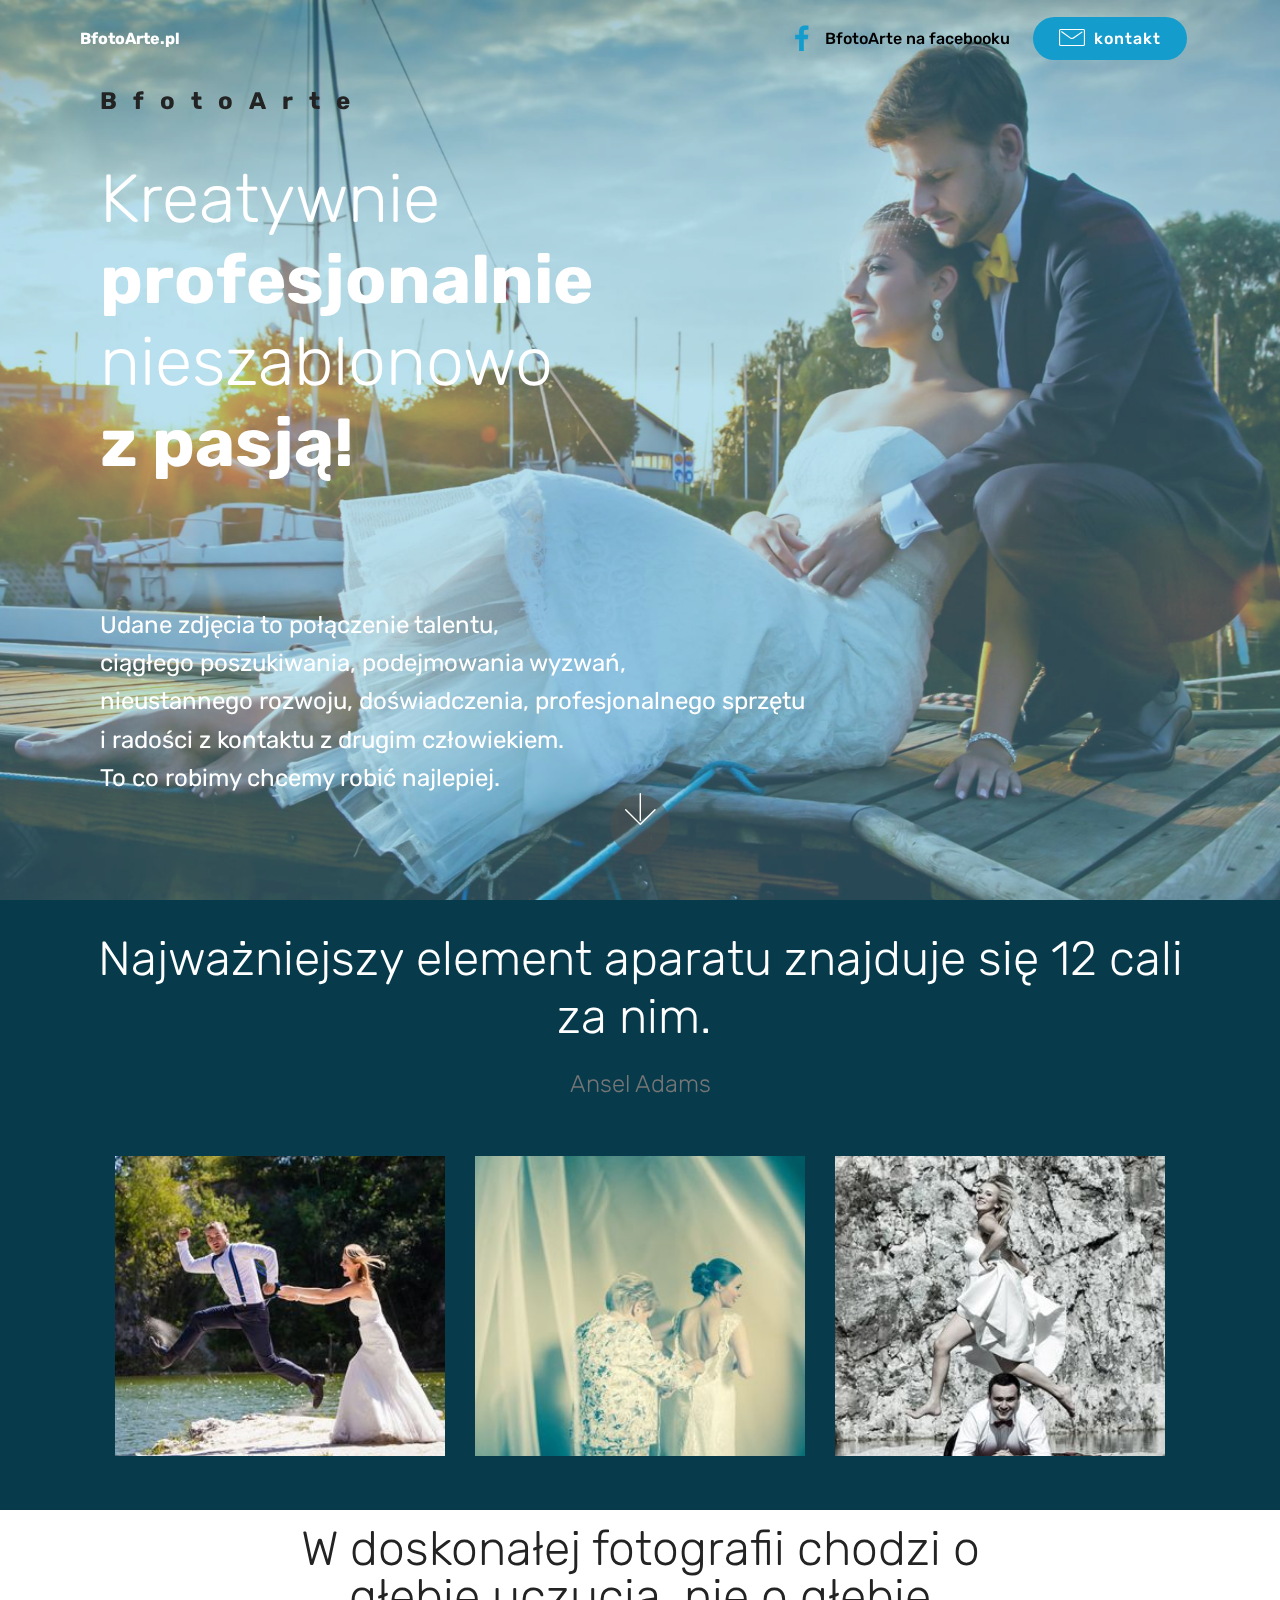
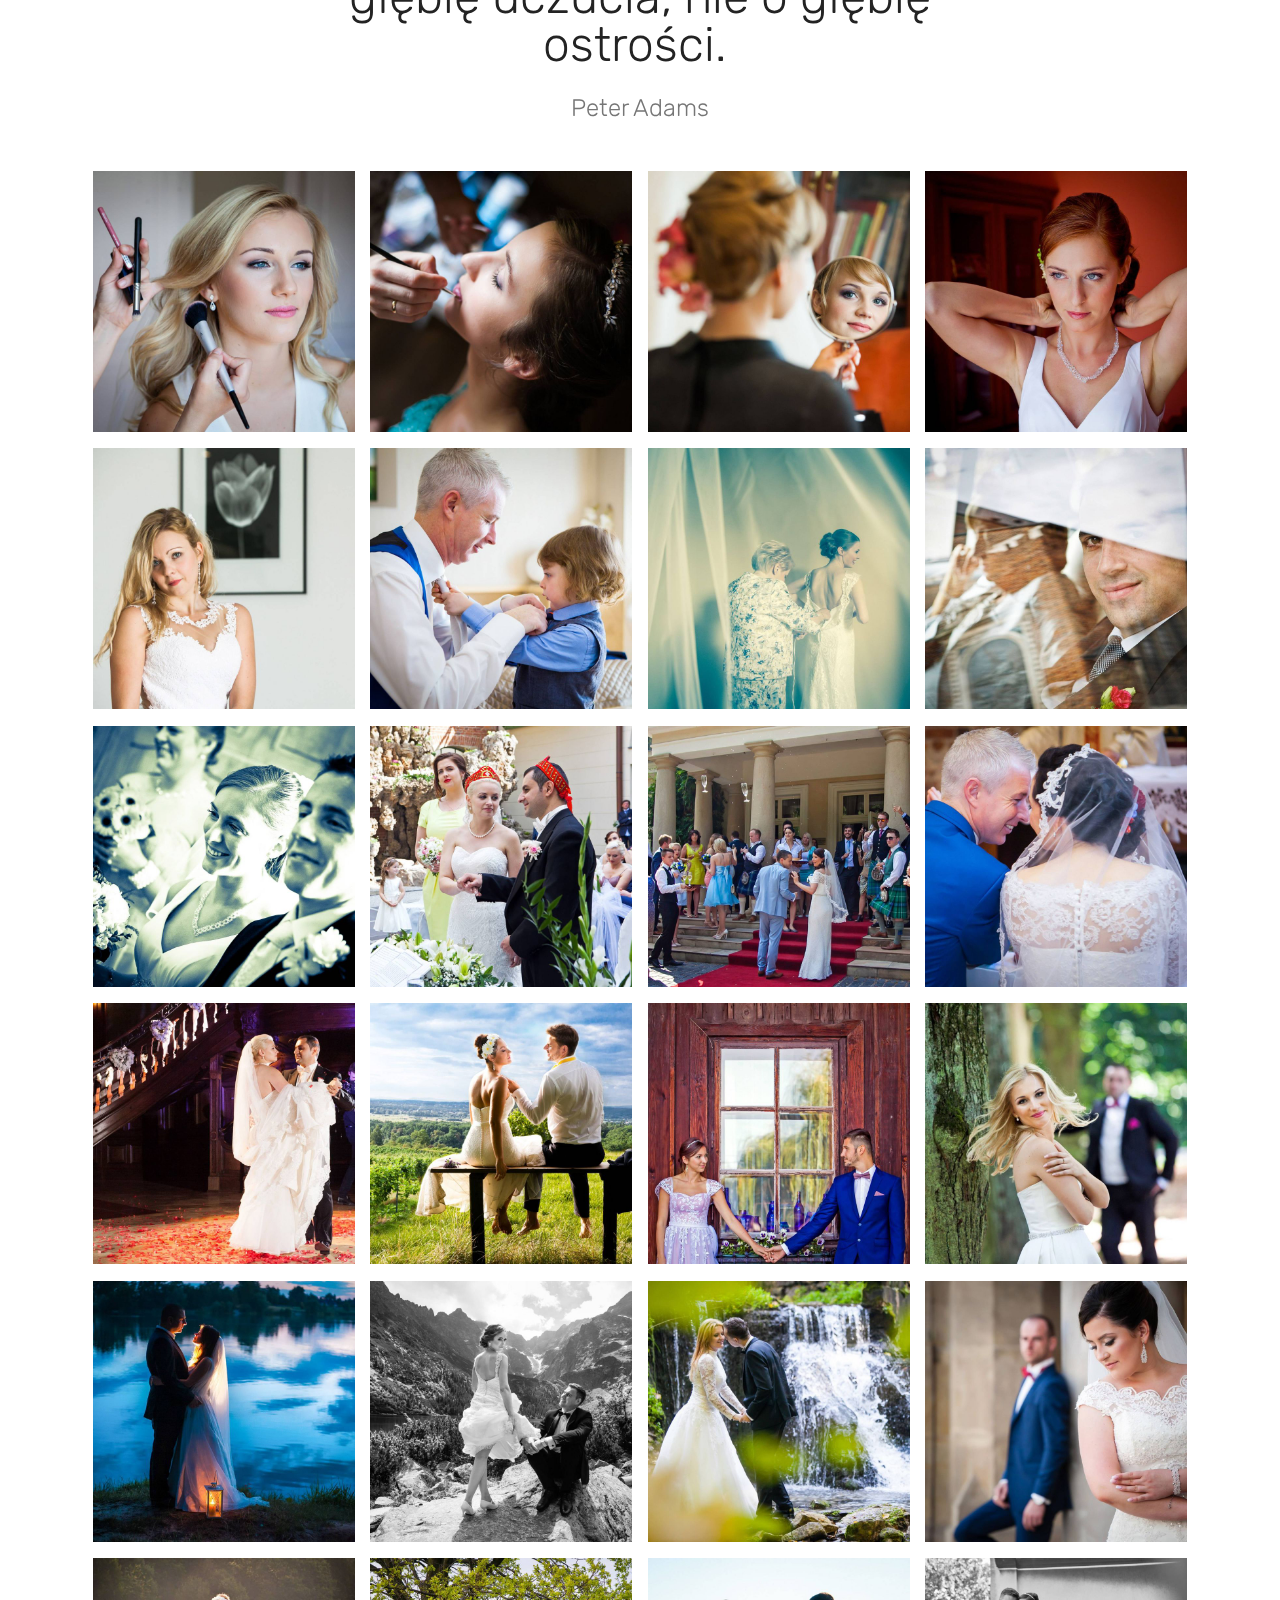
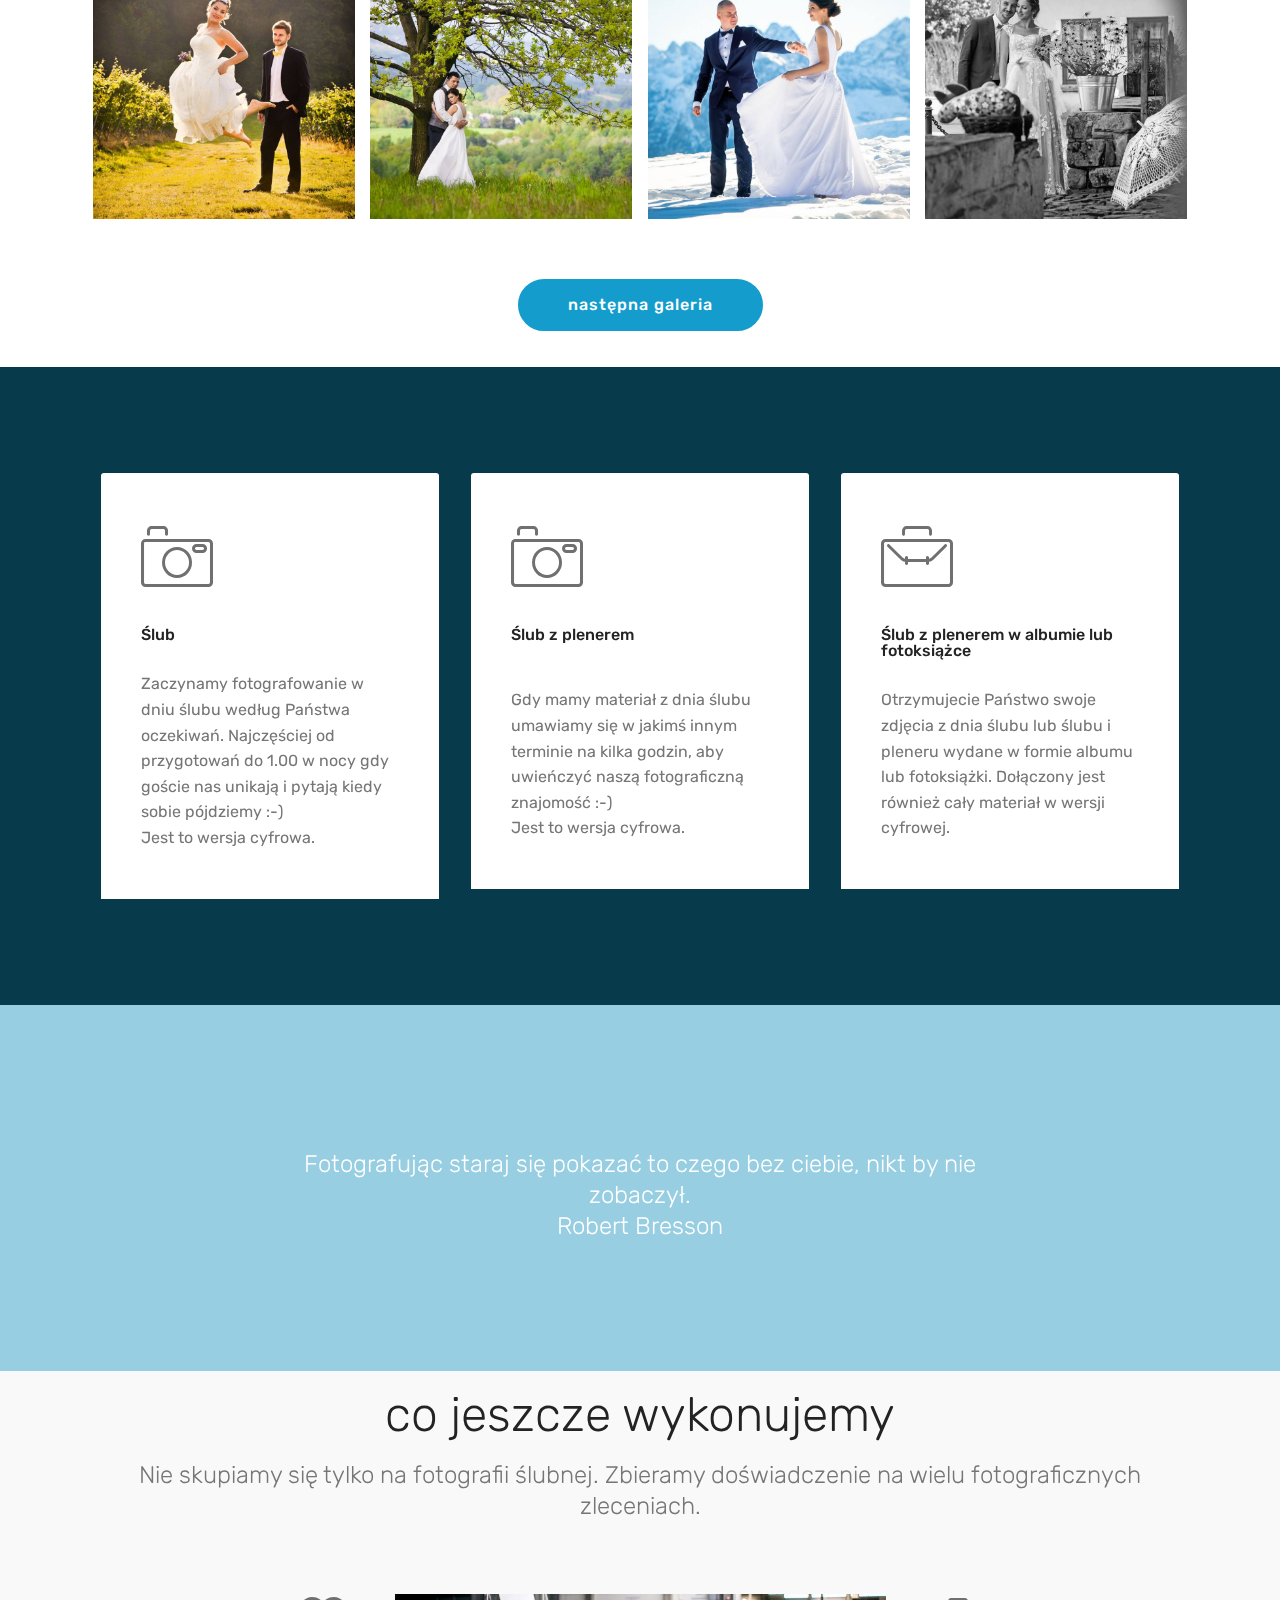
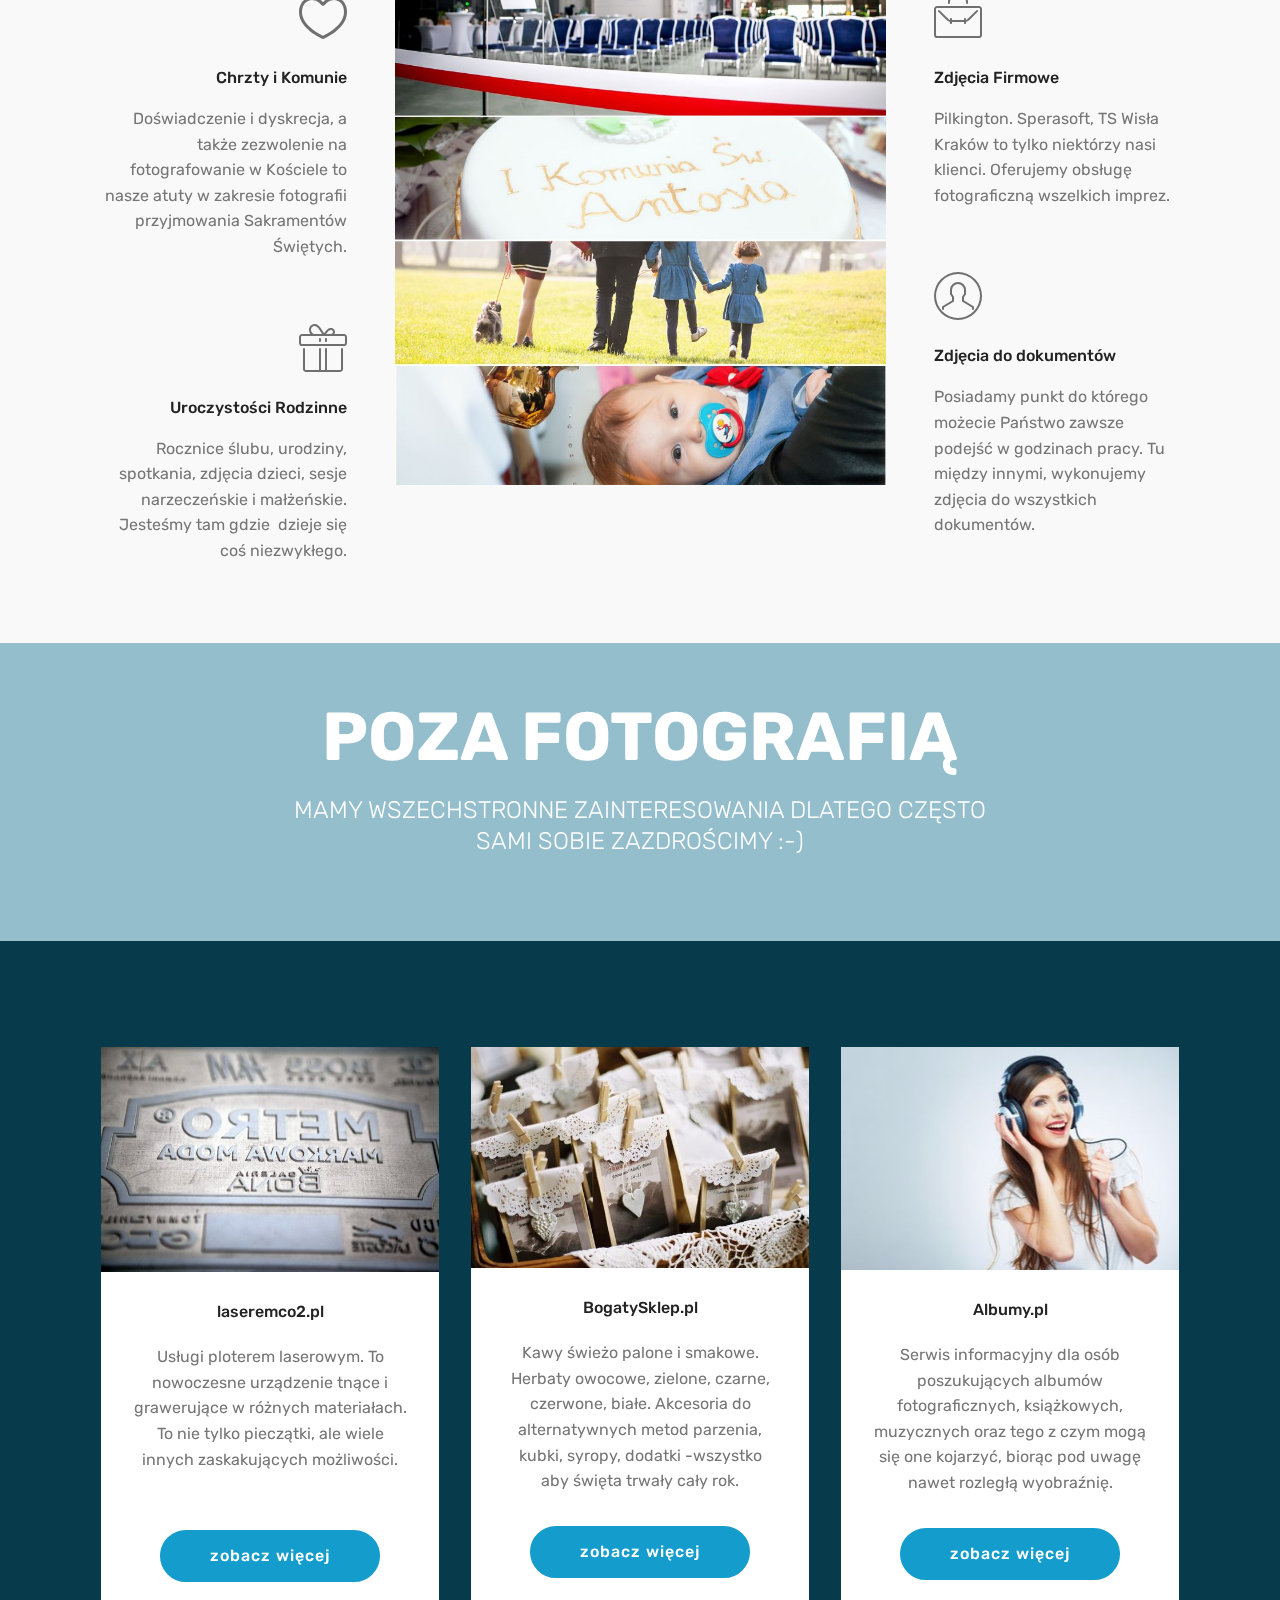
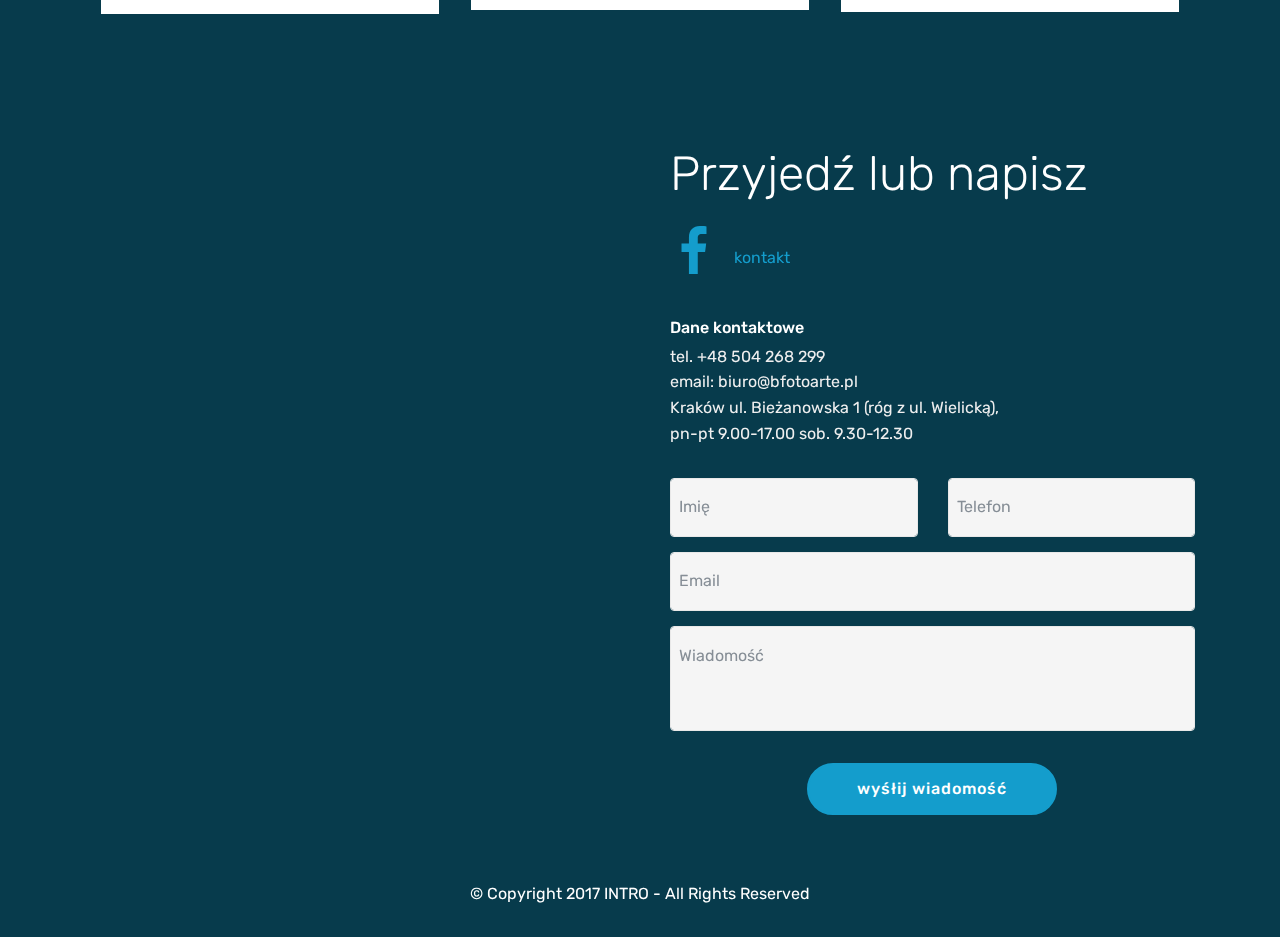
<file: index.html>
<!DOCTYPE html>
<html >
<head>
  <!-- Site made with Mobirise Website Builder v4.5.2, https://mobirise.com -->
  <meta charset="UTF-8">
  <meta http-equiv="X-UA-Compatible" content="IE=edge">
  <meta name="generator" content="Mobirise v4.5.2, mobirise.com">
  <meta name="viewport" content="width=device-width, initial-scale=1, minimum-scale=1">
  <link rel="shortcut icon" href="assets/images/mbr-favicon.png" type="image/x-icon">
  <meta name="description" content="">
  <title>Home</title>
  <link rel="stylesheet" href="assets/web/assets/mobirise-icons-bold/mobirise-icons-bold.css">
  <link rel="stylesheet" href="assets/web/assets/mobirise-icons/mobirise-icons.css">
  <link rel="stylesheet" href="assets/tether/tether.min.css">
  <link rel="stylesheet" href="assets/bootstrap/css/bootstrap.min.css">
  <link rel="stylesheet" href="assets/bootstrap/css/bootstrap-grid.min.css">
  <link rel="stylesheet" href="assets/bootstrap/css/bootstrap-reboot.min.css">
  <link rel="stylesheet" href="assets/dropdown/css/style.css">
  <link rel="stylesheet" href="assets/socicon/css/styles.css">
  <link rel="stylesheet" href="assets/theme/css/style.css">
  <link rel="stylesheet" href="assets/gallery/style.css">
  <link rel="stylesheet" href="assets/mobirise/css/mbr-additional.css" type="text/css">
  
  
  
</head>
<body>
<section class="menu cid-qFQoOnzIGN" once="menu" id="menu2-0" data-rv-view="7379">

    

    <nav class="navbar navbar-expand beta-menu navbar-dropdown align-items-center navbar-fixed-top navbar-toggleable-sm bg-color transparent">
        <button class="navbar-toggler navbar-toggler-right" type="button" data-toggle="collapse" data-target="#navbarSupportedContent" aria-controls="navbarSupportedContent" aria-expanded="false" aria-label="Toggle navigation">
            <div class="hamburger">
                <span></span>
                <span></span>
                <span></span>
                <span></span>
            </div>
        </button>
        <div class="menu-logo">
            <div class="navbar-brand">
                
                <span class="navbar-caption-wrap"><a class="navbar-caption text-white display-4" href="index.html#header11-8">BfotoArte.pl</a></span>
            </div>
        </div>
        <div class="collapse navbar-collapse" id="navbarSupportedContent">
            <ul class="navbar-nav nav-dropdown" data-app-modern-menu="true"><li class="nav-item">
                    <a class="nav-link link text-black display-4" href="https://mobirise.com"></a>
                </li>
                <li class="nav-item">
                    <a class="nav-link link text-black display-4" href="https://web.facebook.com/bfotoarte/?_rdc=1&_rdr" target="_blank"><span class="socicon socicon-facebook mbr-iconfont mbr-iconfont-btn" style="color: rgb(20, 157, 204);"></span>BfotoArte na facebooku</a>
                </li></ul>
            <div class="navbar-buttons mbr-section-btn"><a class="btn btn-sm btn-primary display-4" href="index.html#form4-o"><span class="mbri-letter mbr-iconfont mbr-iconfont-btn"></span>
                    
                    kontakt</a></div>
        </div>
    </nav>
</section>

<section class="engine"><a href="https://mobirise.co/o">bootstrap buttons</a></section><section class="header11 cid-qFQNE3C286 mbr-fullscreen mbr-parallax-background" id="header11-8" data-rv-view="7381">

    <!-- Block parameters controls (Blue "Gear" panel) -->
    
    <!-- End block parameters -->

    <div class="mbr-overlay" style="opacity: 0.4; background-color: rgb(85, 180, 212);">
    </div>
    <div class="container align-left">
        <div class="media-container-column mbr-white col-md-12">
            <h3 class="mbr-section-subtitle py-3 mbr-fonts-style display-5"><strong><span style="font-style: normal;">BfotoArte</span></strong></h3>
            <h1 class="mbr-section-title py-3 mbr-fonts-style display-1">Kreatywnie<br><strong>profesjonalnie</strong><br>nieszablonowo<strong><br>z pasją!</strong><br><br></h1>
            <p class="mbr-text py-3 mbr-fonts-style display-5">Udane zdjęcia to połączenie talentu,<br>ciągłego poszukiwania, podejmowania wyzwań,<br>nieustannego rozwoju, doświadczenia, profesjonalnego sprzętu <br>i radości z kontaktu z drugim człowiekiem.<br>To co robimy chcemy robić najlepiej.&nbsp;</p>
            
        </div>
    </div>

    <div class="mbr-arrow hidden-sm-down" aria-hidden="true">
        <a href="#next">
            <i class="mbri-down mbr-iconfont"></i>
        </a>
    </div>
</section>

<section class="features15 cid-qFQRopOqwg" id="features15-b" data-rv-view="7384">

    

    
    <div class="container">
        <h2 class="mbr-section-title pb-3 align-center mbr-fonts-style display-2">Najważniejszy element aparatu znajduje się 12 cali za nim.&nbsp;</h2>
        <h3 class="mbr-section-subtitle display-5 align-center mbr-fonts-style">Ansel Adams</h3>

        <div class="media-container-row container pt-5 mt-2">

            <div class="col-12 col-md-6 mb-4 col-lg-4">
                <div class="card flip-card p-5 align-center">
                    <div class="card-front card_cont">
                        <img src="assets/images/ffffff-300x300.jpg" alt="Mobirise" title="" media-simple="true">
                    </div>
                    <div class="card_back card_cont">
                        <h4 class="card-title display-5 py-2 mbr-fonts-style">wyzwania</h4>
                        <p class="mbr-text mbr-fonts-style display-7">Lubimy wyzwania, gdyż to one sprawiają, że &nbsp;się rozwijamy zawodowo i kierujemy nasze fotograficzne spojrzenie na coraz to nowe przestrzenie.</p>
                    </div>
                </div>
            </div>

            <div class="col-12 col-md-6 mb-4 col-lg-4">
                
                <div class="card flip-card p-5 align-center">
                    <div class="card-front card_cont">
                        <img src="assets/images/hfhhhhhhhhhhh-300x300.jpg" alt="Mobirise" title="" media-simple="true">
                    </div>
                    <div class="card_back card_cont">
                        <h4 class="card-title py-2 mbr-fonts-style display-5">doświadczenie</h4>
                        <p class="mbr-text mbr-fonts-style display-7">To nie tylko zapewnienie wysokiego poziomu naszych prac, ale też dobry kontakt z klientem, któremu możemy udzielić wielu cennych wskazówek, jednocześnie dyskretnie wykonując naszą pracę.</p>
                    </div>
                </div>
            </div>
            
            <div class="col-12 col-md-6 mb-4 col-lg-4">
                <div class="card flip-card p-5 align-center">
                    <div class="card-front card_cont">
                        <img src="assets/images/gfgdfgjgud-300x300.jpg" alt="Mobirise" title="" media-simple="true">
                    </div>
                    <div class="card_back card_cont">
                        <h4 class="card-title py-2 mbr-fonts-style display-5">zespół</h4>
                        <p class="mbr-text mbr-fonts-style display-7">Jesteśmy zespołem pasjonatów i cieszymy się mogąc robić to co sprawia nam przyjemność. Lubimy dobry humor co pozwala na przełamanie "pierwszych lodów" i nawiązania dobrej relacji od samego początku.<br></p>
                    </div>
                </div> 
            </div>

            
        </div>
</div></section>

<section class="mbr-section content4 cid-qFQUXsrsdr" id="content4-e" data-rv-view="7387">

    

    <div class="container">
        <div class="media-container-row">
            <div class="title col-12 col-md-8">
                <h2 class="align-center pb-3 mbr-fonts-style display-2">W doskonałej fotografii chodzi o głębię uczucia, nie o głębię ostrości.&nbsp;</h2>
                <h3 class="mbr-section-subtitle align-center mbr-light mbr-fonts-style display-5">Peter Adams</h3>
                
            </div>
        </div>
    </div>
</section>

<section class="mbr-gallery mbr-slider-carousel cid-qFT0dGrfVA" id="gallery2-r" data-rv-view="7389">

    

    <div class="container">
        <div><!-- Filter --><!-- Gallery --><div class="mbr-gallery-row"><div class="mbr-gallery-layout-default"><div><div><div class="mbr-gallery-item mbr-gallery-item--p1" data-video-url="false" data-tags="Awesome"><div href="#lb-gallery2-r" data-slide-to="0" data-toggle="modal"><img src="assets/images/01-35-1000x1000-800x800.jpg" alt=""><span class="icon-focus"></span></div></div><div class="mbr-gallery-item mbr-gallery-item--p1" data-video-url="false" data-tags="Responsive"><div href="#lb-gallery2-r" data-slide-to="1" data-toggle="modal"><img src="assets/images/0111-1000x1000-800x800.jpg" alt=""><span class="icon-focus"></span></div></div><div class="mbr-gallery-item mbr-gallery-item--p1" data-video-url="false" data-tags="Creative"><div href="#lb-gallery2-r" data-slide-to="2" data-toggle="modal"><img src="assets/images/img-6427-1000x1000-800x800.jpg" alt=""><span class="icon-focus"></span></div></div><div class="mbr-gallery-item mbr-gallery-item--p1" data-video-url="false" data-tags="Animated"><div href="#lb-gallery2-r" data-slide-to="3" data-toggle="modal"><img src="assets/images/0112-1000x1000-800x800.jpg" alt=""><span class="icon-focus"></span></div></div><div class="mbr-gallery-item mbr-gallery-item--p1" data-video-url="false" data-tags="Awesome"><div href="#lb-gallery2-r" data-slide-to="4" data-toggle="modal"><img src="assets/images/img-3971-1000x1000-800x800.jpg" alt=""><span class="icon-focus"></span></div></div><div class="mbr-gallery-item mbr-gallery-item--p1" data-video-url="false" data-tags="Awesome"><div href="#lb-gallery2-r" data-slide-to="5" data-toggle="modal"><img src="assets/images/03-2k-1000x1000-800x800.jpg" alt=""><span class="icon-focus"></span></div></div><div class="mbr-gallery-item mbr-gallery-item--p1" data-video-url="false" data-tags="Responsive"><div href="#lb-gallery2-r" data-slide-to="6" data-toggle="modal"><img src="assets/images/0050-slub-1000x1000-800x800.jpg" alt=""><span class="icon-focus"></span></div></div><div class="mbr-gallery-item mbr-gallery-item--p1" data-video-url="false" data-tags="Animated"><div href="#lb-gallery2-r" data-slide-to="7" data-toggle="modal"><img src="assets/images/01113-1000x1000-800x800.jpg" alt=""><span class="icon-focus"></span></div></div><div class="mbr-gallery-item mbr-gallery-item--p1" data-video-url="false" data-tags="Awesome"><div href="#lb-gallery2-r" data-slide-to="8" data-toggle="modal"><img src="assets/images/01114-1000x1000-800x800.jpg" alt=""><span class="icon-focus"></span></div></div><div class="mbr-gallery-item mbr-gallery-item--p1" data-video-url="false" data-tags="Awesome"><div href="#lb-gallery2-r" data-slide-to="9" data-toggle="modal"><img src="assets/images/011115-1000x1000-800x800.jpg" alt=""><span class="icon-focus"></span></div></div><div class="mbr-gallery-item mbr-gallery-item--p1" data-video-url="false" data-tags="Awesome"><div href="#lb-gallery2-r" data-slide-to="10" data-toggle="modal"><img src="assets/images/01116-1000x1000-800x800.jpg" alt=""><span class="icon-focus"></span></div></div><div class="mbr-gallery-item mbr-gallery-item--p1" data-video-url="false" data-tags="Awesome"><div href="#lb-gallery2-r" data-slide-to="11" data-toggle="modal"><img src="assets/images/33-1000x1000-800x800.jpg" alt=""><span class="icon-focus"></span></div></div><div class="mbr-gallery-item mbr-gallery-item--p1" data-video-url="false" data-tags="Awesome"><div href="#lb-gallery2-r" data-slide-to="12" data-toggle="modal"><img src="assets/images/011118-1000x1000-800x800.jpg" alt=""><span class="icon-focus"></span></div></div><div class="mbr-gallery-item mbr-gallery-item--p1" data-video-url="false" data-tags="Awesome"><div href="#lb-gallery2-r" data-slide-to="13" data-toggle="modal"><img src="assets/images/68-4-1000x1000-800x800.jpg" alt=""><span class="icon-focus"></span></div></div><div class="mbr-gallery-item mbr-gallery-item--p1" data-video-url="false" data-tags="Awesome"><div href="#lb-gallery2-r" data-slide-to="14" data-toggle="modal"><img src="assets/images/59-2-1000x1000-800x800.jpg" alt=""><span class="icon-focus"></span></div></div><div class="mbr-gallery-item mbr-gallery-item--p1" data-video-url="false" data-tags="Awesome"><div href="#lb-gallery2-r" data-slide-to="15" data-toggle="modal"><img src="assets/images/img-433-1000x1000-800x800.jpg" alt=""><span class="icon-focus"></span></div></div><div class="mbr-gallery-item mbr-gallery-item--p1" data-video-url="false" data-tags="Awesome"><div href="#lb-gallery2-r" data-slide-to="16" data-toggle="modal"><img src="assets/images/384plener-1000x1000-800x800.jpg" alt=""><span class="icon-focus"></span></div></div><div class="mbr-gallery-item mbr-gallery-item--p1" data-video-url="false" data-tags="Awesome"><div href="#lb-gallery2-r" data-slide-to="17" data-toggle="modal"><img src="assets/images/plener068-1000x1000-800x800.jpg" alt=""><span class="icon-focus"></span></div></div><div class="mbr-gallery-item mbr-gallery-item--p1" data-video-url="false" data-tags="Awesome"><div href="#lb-gallery2-r" data-slide-to="18" data-toggle="modal"><img src="assets/images/img-2832-1000x1000-800x800.jpg" alt=""><span class="icon-focus"></span></div></div><div class="mbr-gallery-item mbr-gallery-item--p1" data-video-url="false" data-tags="Awesome"><div href="#lb-gallery2-r" data-slide-to="19" data-toggle="modal"><img src="assets/images/75-2-1000x1000-800x800.jpg" alt=""><span class="icon-focus"></span></div></div><div class="mbr-gallery-item mbr-gallery-item--p1" data-video-url="false" data-tags="Awesome"><div href="#lb-gallery2-r" data-slide-to="20" data-toggle="modal"><img src="assets/images/67-3a-2-1000x1000-800x800.jpg" alt=""><span class="icon-focus"></span></div></div><div class="mbr-gallery-item mbr-gallery-item--p1" data-video-url="false" data-tags="Awesome"><div href="#lb-gallery2-r" data-slide-to="21" data-toggle="modal"><img src="assets/images/232plener-1000x1000-800x800.jpg" alt=""><span class="icon-focus"></span></div></div><div class="mbr-gallery-item mbr-gallery-item--p1" data-video-url="false" data-tags="Awesome"><div href="#lb-gallery2-r" data-slide-to="22" data-toggle="modal"><img src="assets/images/84-2-1000x1000-800x800.jpg" alt=""><span class="icon-focus"></span></div></div><div class="mbr-gallery-item mbr-gallery-item--p1" data-video-url="false" data-tags="Animated"><div href="#lb-gallery2-r" data-slide-to="23" data-toggle="modal"><img src="assets/images/71-2-1000x1000-800x800.jpg" alt=""><span class="icon-focus"></span></div></div></div></div><div class="clearfix"></div></div></div><!-- Lightbox --><div data-app-prevent-settings="" class="mbr-slider modal fade carousel slide" tabindex="-1" data-keyboard="true" data-interval="false" id="lb-gallery2-r"><div class="modal-dialog"><div class="modal-content"><div class="modal-body"><div class="carousel-inner"><div class="carousel-item"><img src="assets/images/01-35-1000x1000.jpg" alt=""></div><div class="carousel-item"><img src="assets/images/0111-1000x1000.jpg" alt=""></div><div class="carousel-item"><img src="assets/images/img-6427-1000x1000.jpg" alt=""></div><div class="carousel-item"><img src="assets/images/0112-1000x1000.jpg" alt=""></div><div class="carousel-item"><img src="assets/images/img-3971-1000x1000.jpg" alt=""></div><div class="carousel-item"><img src="assets/images/03-2k-1000x1000.jpg" alt=""></div><div class="carousel-item"><img src="assets/images/0050-slub-1000x1000.jpg" alt=""></div><div class="carousel-item"><img src="assets/images/01113-1000x1000.jpg" alt=""></div><div class="carousel-item"><img src="assets/images/01114-1000x1000.jpg" alt=""></div><div class="carousel-item"><img src="assets/images/011115-1000x1000.jpg" alt=""></div><div class="carousel-item"><img src="assets/images/01116-1000x1000.jpg" alt=""></div><div class="carousel-item"><img src="assets/images/33-1000x1000.jpg" alt=""></div><div class="carousel-item"><img src="assets/images/011118-1000x1000.jpg" alt=""></div><div class="carousel-item"><img src="assets/images/68-4-1000x1000.jpg" alt=""></div><div class="carousel-item"><img src="assets/images/59-2-1000x1000.jpg" alt=""></div><div class="carousel-item"><img src="assets/images/img-433-1000x1000.jpg" alt=""></div><div class="carousel-item"><img src="assets/images/384plener-1000x1000.jpg" alt=""></div><div class="carousel-item"><img src="assets/images/plener068-1000x1000.jpg" alt=""></div><div class="carousel-item"><img src="assets/images/img-2832-1000x1000.jpg" alt=""></div><div class="carousel-item"><img src="assets/images/75-2-1000x1000.jpg" alt=""></div><div class="carousel-item"><img src="assets/images/67-3a-2-1000x1000.jpg" alt=""></div><div class="carousel-item"><img src="assets/images/232plener-1000x1000.jpg" alt=""></div><div class="carousel-item"><img src="assets/images/84-2-1000x1000.jpg" alt=""></div><div class="carousel-item active"><img src="assets/images/71-2-1000x1000.jpg" alt=""></div></div><a class="carousel-control carousel-control-prev" role="button" data-slide="prev" href="#lb-gallery2-r"><span class="mbri-left mbr-iconfont" aria-hidden="true"></span><span class="sr-only">Previous</span></a><a class="carousel-control carousel-control-next" role="button" data-slide="next" href="#lb-gallery2-r"><span class="mbri-right mbr-iconfont" aria-hidden="true"></span><span class="sr-only">Next</span></a><a class="close" href="#" role="button" data-dismiss="modal"><span class="sr-only">Close</span></a></div></div></div></div></div>
    </div>

</section>

<section class="mbr-section content8 cid-qGlOew8Jov" id="content8-1b" data-rv-view="7488">

    

    <div class="container">
        <div class="media-container-row title">
            <div class="col-12 col-md-8">
                <div class="mbr-section-btn align-center"><a class="btn btn-primary display-4" href="page1.html#gallery1-w">następna galeria</a></div>
            </div>
        </div>
    </div>
</section>

<section class="features6 cid-qFRco3zESL" id="features6-h" data-rv-view="7489">
    
    

    
    <div class="container">
        <div class="media-container-row">

            <div class="card p-3 col-12 col-md-6 col-lg-4">
                <div class="card-img pb-3">
                    <span class="mbr-iconfont mbri-camera" media-simple="true"></span>
                </div>
                <div class="card-box">
                    <h4 class="card-title py-3 mbr-fonts-style display-7">Ślub&nbsp;<br></h4>
                    <p class="mbr-text mbr-fonts-style display-7">Zaczynamy fotografowanie w dniu ślubu według Państwa oczekiwań. Najczęściej od przygotowań do 1.00 w nocy gdy goście nas unikają i pytają kiedy sobie pójdziemy :-)<br>Jest to wersja cyfrowa.</p>
                </div>
            </div>

            <div class="card p-3 col-12 col-md-6 col-lg-4">
                <div class="card-img pb-3">
                    <span class="mbr-iconfont mbri-camera" media-simple="true"></span>
                </div>
                <div class="card-box">
                    <h4 class="card-title py-3 mbr-fonts-style display-7">Ślub z plenerem<br><br></h4>
                    <p class="mbr-text mbr-fonts-style display-7">Gdy mamy materiał z dnia ślubu umawiamy się w jakimś innym terminie na kilka godzin, aby uwieńczyć naszą fotograficzną znajomość :-)<br>Jest to wersja cyfrowa.</p>
                </div>
            </div>

            <div class="card p-3 col-12 col-md-6 col-lg-4">
                <div class="card-img pb-3">
                    <span class="mbr-iconfont mbri-briefcase" media-simple="true"></span>
                </div>
                <div class="card-box">
                    <h4 class="card-title py-3 mbr-fonts-style display-7">Ślub z plenerem w albumie lub fotoksiążce</h4>
                    <p class="mbr-text mbr-fonts-style display-7">Otrzymujecie Państwo swoje zdjęcia z dnia ślubu lub ślubu i pleneru wydane w formie albumu lub fotoksiążki. Dołączony jest również cały materiał w wersji cyfrowej.</p>
                </div>
            </div>

            

        </div>

    </div>

</section>

<section class="mbr-section content5 cid-qFSe4RETj7 mbr-parallax-background" id="content5-n" data-rv-view="7492">

    

    <div class="mbr-overlay" style="opacity: 0.4; background-color: rgb(20, 157, 204);">
    </div>

    <div class="container">
        <div class="media-container-row">
            <div class="title col-12 col-md-8">
                <h2 class="align-center mbr-bold mbr-white pb-3 mbr-fonts-style display-1"></h2>
                <h3 class="mbr-section-subtitle align-center mbr-light mbr-white pb-3 mbr-fonts-style display-5">Fotografując staraj się pokazać to czego bez ciebie, nikt by nie zobaczył.<br>Robert Bresson</h3>
                
                
            </div>
        </div>
    </div>
</section>

<section class="features12 cid-qFR5gRSCSL" id="features12-g" data-rv-view="7495">
    
    

    

    <div class="container">
        <h2 class="mbr-section-title pb-2 mbr-fonts-style display-2">co jeszcze wykonujemy</h2>
        <h3 class="mbr-section-subtitle pb-3 mbr-fonts-style display-5">Nie skupiamy się tylko na fotografii ślubnej. Zbieramy doświadczenie na wielu fotograficznych zleceniach.</h3>

        <div class="media-container-row pt-5">
            <div class="block-content align-right">
                <div class="card pl-3 pr-3 pb-5">
                    <div class="mbr-card-img-title">
                        <div class="card-img pb-3">
                             <span class="mbr-iconfont mbrib-hearth" media-simple="true"></span>
                        </div>
                        <div class="mbr-crt-title">
                            <h4 class="card-title py-2 mbr-crt-title mbr-fonts-style display-7">Chrzty i Komunie</h4>
                        </div>
                    </div>                

                    <div class="card-box">
                        <p class="mbr-text mbr-section-text mbr-fonts-style display-7">Doświadczenie i dyskrecja, a także zezwolenie na fotografowanie w Kościele to nasze atuty w zakresie fotografii przyjmowania Sakramentów Świętych.</p>
                    </div>
                </div>

                <div class="card pl-3 pr-3 pb-5">
                    <div class="mbr-card-img-title">
                        <div class="card-img pb-3">
                            <span class="mbr-iconfont mbri-gift" media-simple="true"></span>
                        </div>
                        <div class="mbr-crt-title">
                            <h4 class="card-title py-2 mbr-crt-title mbr-fonts-style display-7">Uroczystości Rodzinne</h4>
                        </div>
                    </div>
                    <div class="card-box">
                        <p class="mbr-text mbr-section-text mbr-fonts-style display-7">Rocznice ślubu, urodziny, spotkania, zdjęcia dzieci, sesje narzeczeńskie i małżeńskie. Jesteśmy tam gdzie &nbsp;dzieje się coś niezwykłego.</p>
                    </div>
                </div>
            </div>

            <div class="mbr-figure" style="width: 50%;">
                <img src="assets/images/kwadrat-fotografia-rna-800x800.jpg" alt="Mobirise" title="" media-simple="true">
            </div>

            <div class="block-content align-left  ">
                <div class="card pl-3 pr-3 pb-5">
                    <div class="mbr-card-img-title">
                        <div class="card-img pb-3">
                             <span class="mbr-iconfont mbri-briefcase" media-simple="true"></span>
                        </div>
                        <div class="mbr-crt-title">
                            <h4 class="card-title py-2 mbr-crt-title mbr-fonts-style display-7">Zdjęcia Firmowe</h4>
                        </div>
                    </div>                

                    <div class="card-box">
                        <p class="mbr-text mbr-section-text mbr-fonts-style display-7">Pilkington. Sperasoft, TS Wisła Kraków to tylko niektórzy nasi klienci. Oferujemy obsługę fotograficzną wszelkich imprez.</p>
                    </div>
                </div>

                <div class="card pl-3 pr-3 pb-5">
                    <div class="mbr-card-img-title">
                        <div class="card-img pb-3">
                            <span class="mbr-iconfont mbri-user" media-simple="true"></span>
                        </div>
                        <div class="mbr-crt-title">
                            <h4 class="card-title py-2 mbr-crt-title mbr-fonts-style display-7">Zdjęcia do dokumentów</h4>
                        </div>
                    </div>
                    <div class="card-box">
                        <p class="mbr-text mbr-section-text mbr-fonts-style display-7">Posiadamy punkt do którego możecie Państwo zawsze podejść w godzinach pracy. Tu między innymi, wykonujemy zdjęcia do wszystkich dokumentów.</p>
                    </div>
                </div>
            </div>
        </div>
    </div>
</section>

<section class="mbr-section content5 cid-qFRkkkjCCt mbr-parallax-background" id="content5-m" data-rv-view="7498">

    

    <div class="mbr-overlay" style="opacity: 0.4; background-color: rgb(15, 118, 153);">
    </div>

    <div class="container">
        <div class="media-container-row">
            <div class="title col-12 col-md-8">
                <h2 class="align-center mbr-bold mbr-white pb-3 mbr-fonts-style display-1">POZA FOTOGRAFIĄ</h2>
                <h3 class="mbr-section-subtitle align-center mbr-light mbr-white pb-3 mbr-fonts-style display-5">MAMY WSZECHSTRONNE ZAINTERESOWANIA DLATEGO CZĘSTO SAMI SOBIE ZAZDROŚCIMY :-)</h3>
                
                
            </div>
        </div>
    </div>
</section>

<section class="features3 cid-qFRdX4LSUd" id="features3-j" data-rv-view="7501">

    

    
    <div class="container">
        <div class="media-container-row">
            <div class="card p-3 col-12 col-md-6 col-lg-4">
                <div class="card-wrapper">
                    <div class="card-img">
                        <img src="assets/images/img-1445-600x400.jpg" alt="Mobirise" title="" media-simple="true">
                    </div>
                    <div class="card-box">
                        <h4 class="card-title mbr-fonts-style display-7">laseremco2.pl</h4>
                        <p class="mbr-text mbr-fonts-style display-7">Usługi ploterem laserowym. To nowoczesne urządzenie tnące i grawerujące w różnych materiałach. To nie tylko pieczątki, ale wiele innych zaskakujących możliwości.<br><br></p>
                    </div>
                    <div class="mbr-section-btn text-center"><a href="https://laseremco2.pl" class="btn btn-primary display-4" target="_blank">zobacz więcej</a></div>
                </div>
            </div>

            <div class="card p-3 col-12 col-md-6 col-lg-4">
                <div class="card-wrapper">
                    <div class="card-img">
                        <img src="assets/images/blog-prezent-lbny-600x442.jpg" alt="Mobirise" title="" media-simple="true">
                    </div>
                    <div class="card-box">
                        <h4 class="card-title mbr-fonts-style display-7">BogatySklep.pl</h4>
                        <p class="mbr-text mbr-fonts-style display-7">Kawy świeżo palone i smakowe. Herbaty owocowe, zielone, czarne, czerwone, białe. Akcesoria do alternatywnych metod parzenia, kubki, syropy, dodatki -wszystko aby święta trwały cały rok.</p>
                    </div>
                    <div class="mbr-section-btn text-center"><a href="https://bogatysklep.pl" class="btn btn-primary display-4" target="_blank">zobacz więcej</a></div>
                </div>
            </div>

            <div class="card p-3 col-12 col-md-6 col-lg-4">
                <div class="card-wrapper">
                    <div class="card-img">
                        <img src="assets/images/fotolia-64925936-xs-5-390x308.jpg" alt="Mobirise" title="" media-simple="true">
                    </div>
                    <div class="card-box">
                        <h4 class="card-title mbr-fonts-style display-7">Albumy.pl</h4>
                        <p class="mbr-text mbr-fonts-style display-7">Serwis informacyjny dla osób poszukujących albumów fotograficznych, książkowych, muzycznych oraz tego z czym mogą się one kojarzyć, biorąc pod uwagę nawet rozległą wyobraźnię.</p>
                    </div>
                    <div class="mbr-section-btn text-center"><a href="https://albumy.pl" class="btn btn-primary display-4" target="_blank">zobacz więcej</a></div>
                </div>
            </div>

            
        </div>
    </div>
</section>

<section class="mbr-section form4 cid-qFSlrMFFw6" id="form4-o" data-rv-view="7504">

    

    
    <div class="container">
        <div class="row">
            <div class="col-md-6">
                <div class="google-map"><iframe frameborder="0" style="border:0" src="https://www.google.com/maps/embed/v1/place?key=AIzaSyA0Dx_boXQiwvdz8sJHoYeZNVTdoWONYkU&amp;q=place_id:ChIJ8-HNPFlDFkcReTmqIEgvEzI" allowfullscreen=""></iframe></div>
            </div>
            <div class="col-md-6">
                <h2 class="pb-3 align-left mbr-fonts-style display-2">Przyjedź lub napisz</h2>
                <div>
                    <div class="icon-block pb-3">
                        <span class="icon-block__icon">
                            <a href="https://web.facebook.com/bfotoarte/?_rdc=1&_rdr" target="_blank"><span class="mbr-iconfont socicon-facebook socicon" style="color: rgb(20, 157, 204);" media-simple="true"></span></a>
                        </span>
                        <h4 class="icon-block__title align-left mbr-fonts-style display-7"><span style="font-style: normal;"><a href="https://web.facebook.com/bfotoarte/?_rdc=1&_rdr" target="_blank">kontakt</a></span>&nbsp;</h4>
                    </div>
                    <div class="icon-contacts pb-3">
                        <h5 class="align-left mbr-fonts-style display-7">Dane kontaktowe<br></h5>
                        <p class="mbr-text align-left mbr-fonts-style display-7">tel. +48 504 268 299<br>email: biuro@bfotoarte.pl<br>Kraków ul. Bieżanowska 1 (róg z ul. Wielicką),<br>pn-pt 9.00-17.00 sob. 9.30-12.30</p>
                    </div>
                </div>
                <div data-form-type="formoid">
                    <div data-form-alert="" hidden="">Thanks for filling out the form!</div>
                    <form class="block mbr-form" action="https://mobirise.com/" method="post" data-form-title="Mobirise Form"><input type="hidden" data-form-email="true" value="xZsNS3KT2P+WArCN1sJiPqe1wqKqnHd/hTELoU5dn4anAWtVU4vq5aH/ZdY8rPsUzmKTjte/6sqUf8JPf+2MMHESm1T9sjU7h41R5ZMKxThT/rPxxF9lcCfrZVCBp/QU">
                        <div class="row">
                            <div class="col-md-6 multi-horizontal" data-for="name">
                                <input type="text" class="form-control input" name="name" data-form-field="Name" placeholder="Imię" required="" id="name-form4-o">
                            </div>
                            <div class="col-md-6 multi-horizontal" data-for="phone">
                                <input type="text" class="form-control input" name="phone" data-form-field="Phone" placeholder="Telefon" required="" id="phone-form4-o">
                            </div>
                            <div class="col-md-12" data-for="email">
                                <input type="text" class="form-control input" name="email" data-form-field="Email" placeholder="Email" required="" id="email-form4-o">
                            </div>
                            <div class="col-md-12" data-for="message">
                                <textarea class="form-control input" name="message" rows="3" data-form-field="Message" placeholder="Wiadomość" style="resize:none" id="message-form4-o"></textarea>
                            </div>
                            <div class="input-group-btn col-md-12" style="margin-top: 10px;"><button href="" type="submit" class="btn btn-primary btn-form display-4">wyśłij wiadomość</button></div>
                        </div>
                    </form>
                </div>
            </div>
        </div>
    </div>
</section>

<section once="" class="cid-qFStbhXFh8" id="footer6-p" data-rv-view="7507">

    

    

    <div class="container">
        <div class="media-container-row align-center mbr-white">
            <div class="col-12">
                <p class="mbr-text mb-0 mbr-fonts-style display-7">© Copyright 2017 INTRO - All Rights Reserved</p>
            </div>
        </div>
    </div>
</section>


  <script src="assets/web/assets/jquery/jquery.min.js"></script>
  <script src="assets/tether/tether.min.js"></script>
  <script src="assets/popper/popper.min.js"></script>
  <script src="assets/bootstrap/js/bootstrap.min.js"></script>
  <script src="assets/dropdown/js/script.min.js"></script>
  <script src="assets/touchswipe/jquery.touch-swipe.min.js"></script>
  <script src="assets/parallax/jarallax.min.js"></script>
  <script src="assets/mbr-flip-card/mbr-flip-card.js"></script>
  <script src="assets/masonry/masonry.pkgd.min.js"></script>
  <script src="assets/imagesloaded/imagesloaded.pkgd.min.js"></script>
  <script src="assets/smoothscroll/smooth-scroll.js"></script>
  <script src="assets/vimeoplayer/jquery.mb.vimeo_player.js"></script>
  <script src="assets/bootstrapcarouselswipe/bootstrap-carousel-swipe.js"></script>
  <script src="assets/theme/js/script.js"></script>
  <script src="assets/slidervideo/script.js"></script>
  <script src="assets/formoid/formoid.min.js"></script>
  <script src="assets/gallery/player.min.js"></script>
  <script src="assets/gallery/script.js"></script>
  
  
</body>
</html>
</file>
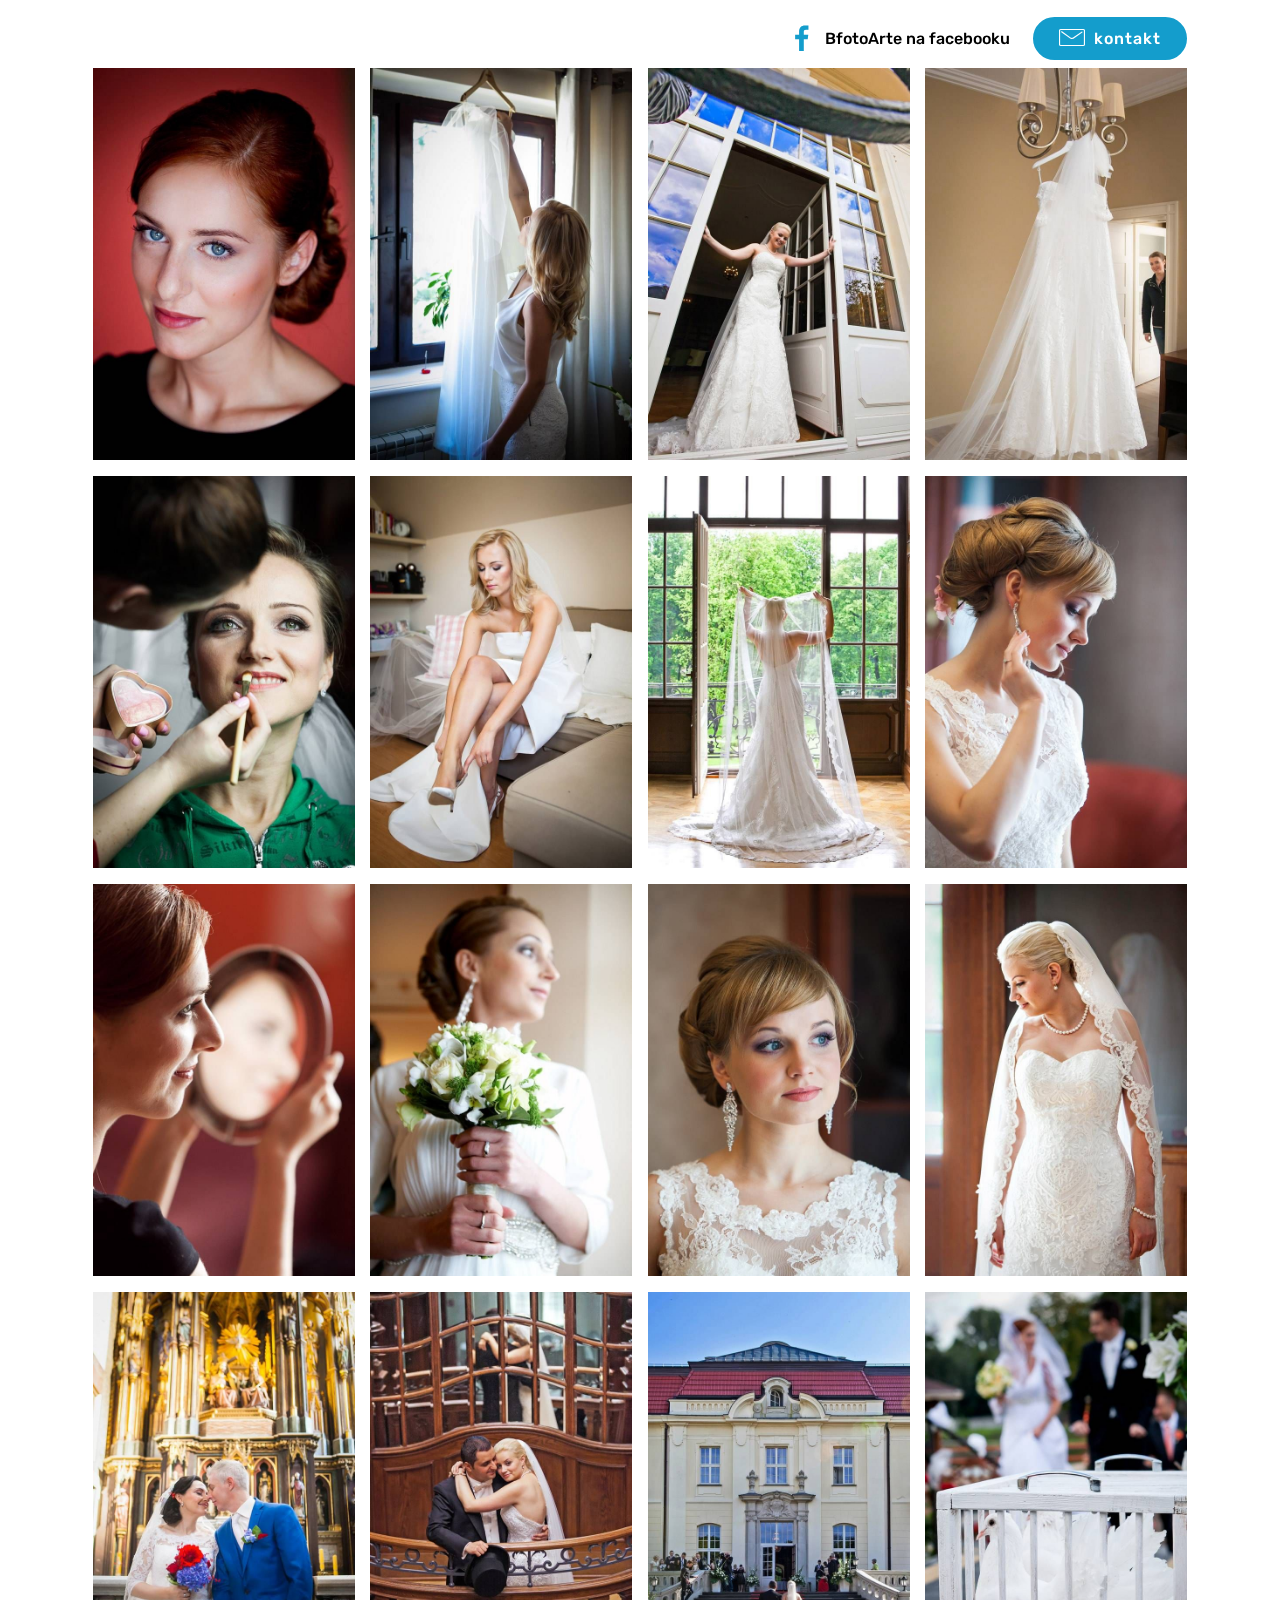
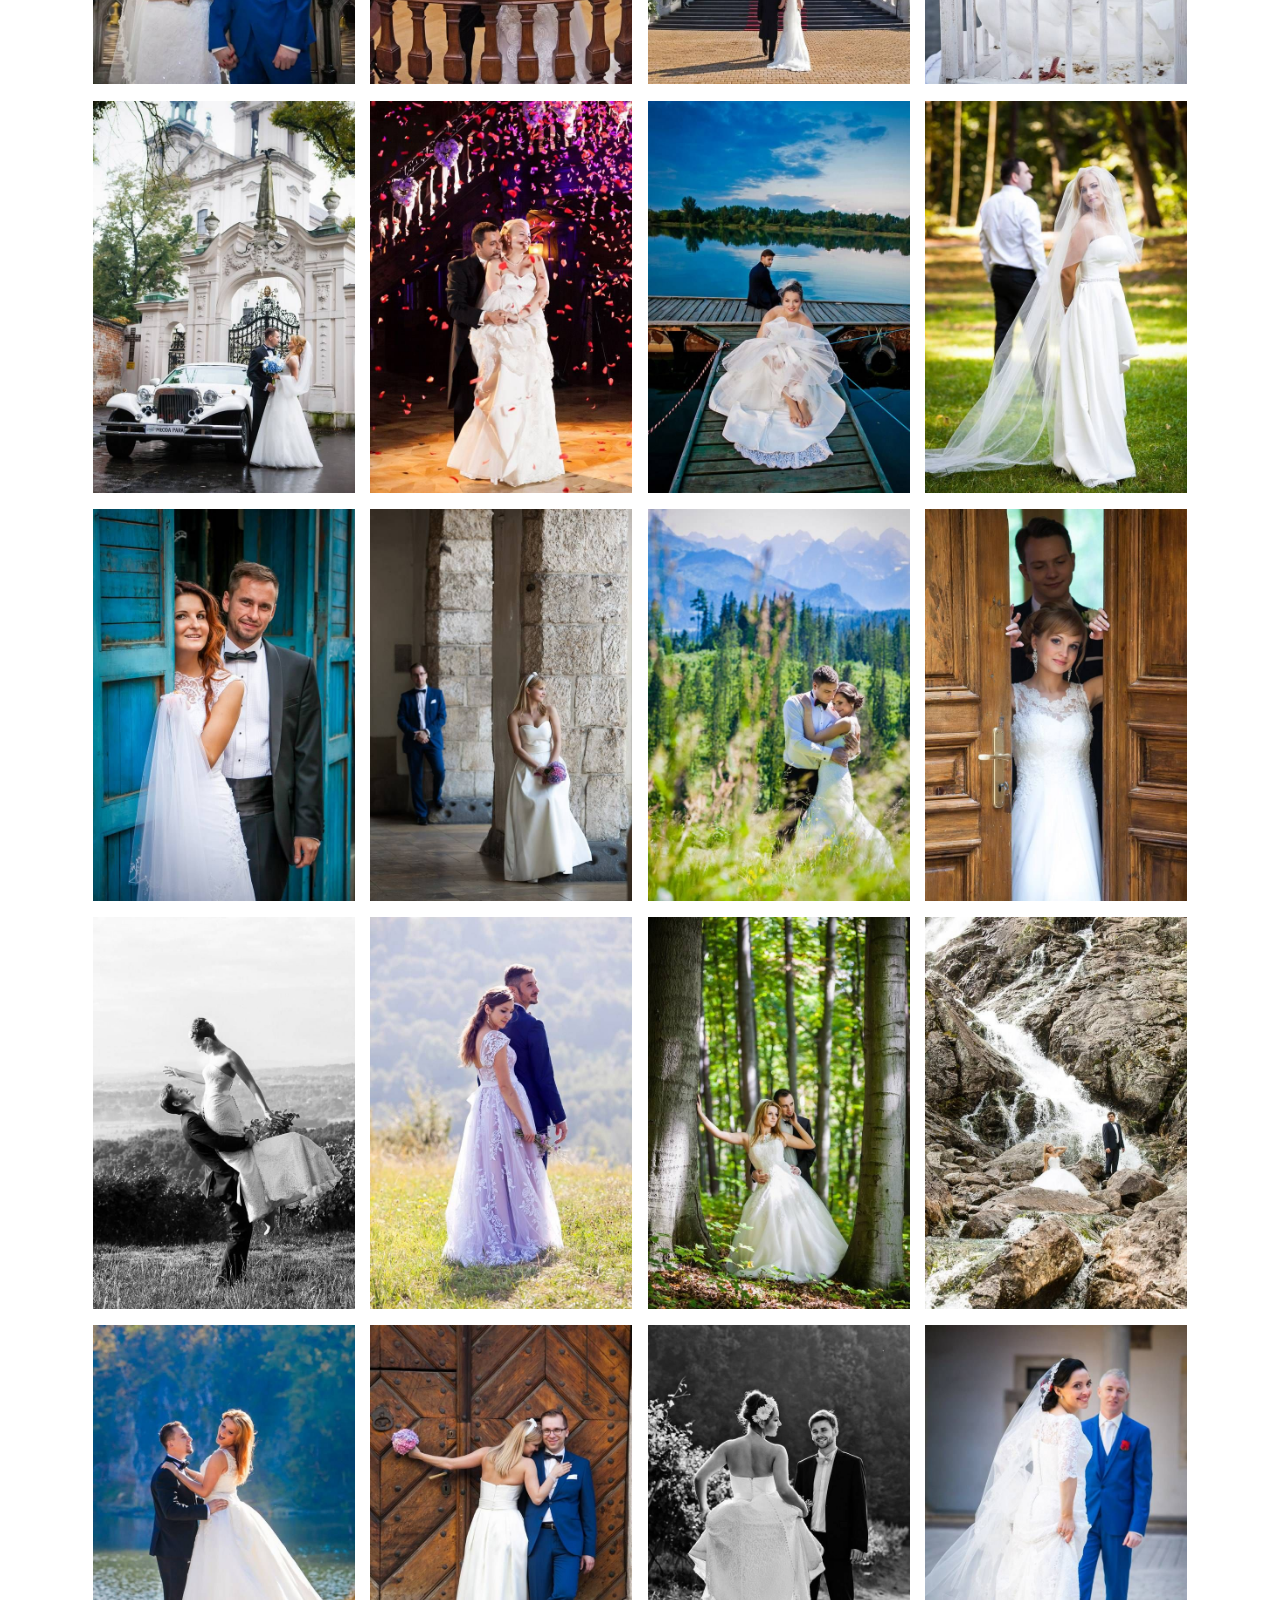
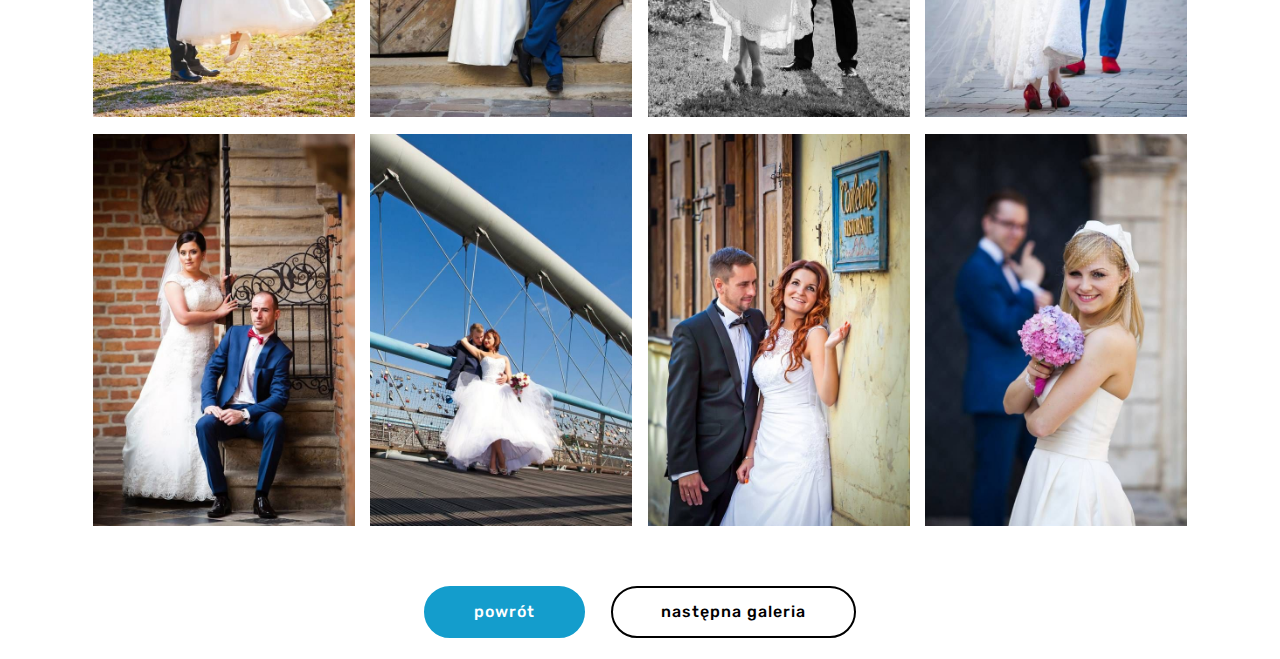
<file: page1.html>
<!DOCTYPE html>
<html >
<head>
  <!-- Site made with Mobirise Website Builder v4.5.2, https://mobirise.com -->
  <meta charset="UTF-8">
  <meta http-equiv="X-UA-Compatible" content="IE=edge">
  <meta name="generator" content="Mobirise v4.5.2, mobirise.com">
  <meta name="viewport" content="width=device-width, initial-scale=1, minimum-scale=1">
  <link rel="shortcut icon" href="assets/images/mbr-favicon.png" type="image/x-icon">
  <meta name="description" content="Site Builder Description">
  <title>galeria 1</title>
  <link rel="stylesheet" href="assets/web/assets/mobirise-icons/mobirise-icons.css">
  <link rel="stylesheet" href="assets/tether/tether.min.css">
  <link rel="stylesheet" href="assets/bootstrap/css/bootstrap.min.css">
  <link rel="stylesheet" href="assets/bootstrap/css/bootstrap-grid.min.css">
  <link rel="stylesheet" href="assets/bootstrap/css/bootstrap-reboot.min.css">
  <link rel="stylesheet" href="assets/socicon/css/styles.css">
  <link rel="stylesheet" href="assets/dropdown/css/style.css">
  <link rel="stylesheet" href="assets/theme/css/style.css">
  <link rel="stylesheet" href="assets/gallery/style.css">
  <link rel="stylesheet" href="assets/mobirise/css/mbr-additional.css" type="text/css">
  
  
  
</head>
<body>
<section class="menu cid-qGmVsVB4jK" once="menu" id="menu2-2e" data-rv-view="7658">

    

    <nav class="navbar navbar-expand beta-menu navbar-dropdown align-items-center navbar-fixed-top navbar-toggleable-sm bg-color transparent">
        <button class="navbar-toggler navbar-toggler-right" type="button" data-toggle="collapse" data-target="#navbarSupportedContent" aria-controls="navbarSupportedContent" aria-expanded="false" aria-label="Toggle navigation">
            <div class="hamburger">
                <span></span>
                <span></span>
                <span></span>
                <span></span>
            </div>
        </button>
        <div class="menu-logo">
            <div class="navbar-brand">
                
                <span class="navbar-caption-wrap"><a class="navbar-caption text-white display-4" href="index.html#header11-8">BfotoArte.pl</a></span>
            </div>
        </div>
        <div class="collapse navbar-collapse" id="navbarSupportedContent">
            <ul class="navbar-nav nav-dropdown" data-app-modern-menu="true"><li class="nav-item">
                    <a class="nav-link link text-black display-4" href="https://mobirise.com"></a>
                </li>
                <li class="nav-item">
                    <a class="nav-link link text-black display-4" href="https://web.facebook.com/bfotoarte/?_rdc=1&_rdr" target="_blank"><span class="socicon socicon-facebook mbr-iconfont mbr-iconfont-btn" style="color: rgb(20, 157, 204);"></span>BfotoArte na facebooku</a>
                </li></ul>
            <div class="navbar-buttons mbr-section-btn"><a class="btn btn-sm btn-primary display-4" href="index.html#form4-o"><span class="mbri-letter mbr-iconfont mbr-iconfont-btn"></span>
                    
                    kontakt</a></div>
        </div>
    </nav>
</section>

<section class="engine"><a href="https://mobirise.co/j">how to design a website for free</a></section><section class="mbr-gallery mbr-slider-carousel cid-qGkPGCY9EP" id="gallery1-w" data-rv-view="7510">

    

    <div class="container">
        <div><!-- Filter --><!-- Gallery --><div class="mbr-gallery-row"><div class="mbr-gallery-layout-default"><div><div><div class="mbr-gallery-item mbr-gallery-item--p1" data-video-url="false" data-tags="Awesome"><div href="#lb-gallery1-w" data-slide-to="0" data-toggle="modal"><img src="assets/images/01-3-600x900-600x900.jpg" alt=""><span class="icon-focus"></span></div></div><div class="mbr-gallery-item mbr-gallery-item--p1" data-video-url="false" data-tags="Responsive"><div href="#lb-gallery1-w" data-slide-to="1" data-toggle="modal"><img src="assets/images/01-2-600x900-600x900.jpg" alt=""><span class="icon-focus"></span></div></div><div class="mbr-gallery-item mbr-gallery-item--p1" data-video-url="false" data-tags="Creative"><div href="#lb-gallery1-w" data-slide-to="2" data-toggle="modal"><img src="assets/images/08bbb-600x900-600x900.jpg" alt=""><span class="icon-focus"></span></div></div><div class="mbr-gallery-item mbr-gallery-item--p1" data-video-url="false" data-tags="Animated"><div href="#lb-gallery1-w" data-slide-to="3" data-toggle="modal"><img src="assets/images/04bb-600x900-600x900.jpg" alt=""><span class="icon-focus"></span></div></div><div class="mbr-gallery-item mbr-gallery-item--p1" data-video-url="false" data-tags="Awesome"><div href="#lb-gallery1-w" data-slide-to="4" data-toggle="modal"><img src="assets/images/img-9260-600x900-600x900.jpg" alt=""><span class="icon-focus"></span></div></div><div class="mbr-gallery-item mbr-gallery-item--p1" data-video-url="false" data-tags="Awesome"><div href="#lb-gallery1-w" data-slide-to="5" data-toggle="modal"><img src="assets/images/01-83-600x900-600x900.jpg" alt=""><span class="icon-focus"></span></div></div><div class="mbr-gallery-item mbr-gallery-item--p1" data-video-url="false" data-tags="Responsive"><div href="#lb-gallery1-w" data-slide-to="6" data-toggle="modal"><img src="assets/images/05-3m-600x900-600x900.jpg" alt=""><span class="icon-focus"></span></div></div><div class="mbr-gallery-item mbr-gallery-item--p1" data-video-url="false" data-tags="Animated"><div href="#lb-gallery1-w" data-slide-to="7" data-toggle="modal"><img src="assets/images/img-6484-600x900-600x900.jpg" alt=""><span class="icon-focus"></span></div></div><div class="mbr-gallery-item mbr-gallery-item--p1" data-video-url="false" data-tags="Animated"><div href="#lb-gallery1-w" data-slide-to="8" data-toggle="modal"><img src="assets/images/pit-60-600x900-600x900.jpg" alt=""><span class="icon-focus"></span></div></div><div class="mbr-gallery-item mbr-gallery-item--p1" data-video-url="false" data-tags="Animated"><div href="#lb-gallery1-w" data-slide-to="9" data-toggle="modal"><img src="assets/images/img-1620-600x900-600x900.jpg" alt=""><span class="icon-focus"></span></div></div><div class="mbr-gallery-item mbr-gallery-item--p1" data-video-url="false" data-tags="Animated"><div href="#lb-gallery1-w" data-slide-to="10" data-toggle="modal"><img src="assets/images/img-6499-600x900-600x900.jpg" alt=""><span class="icon-focus"></span></div></div><div class="mbr-gallery-item mbr-gallery-item--p1" data-video-url="false" data-tags="Animated"><div href="#lb-gallery1-w" data-slide-to="11" data-toggle="modal"><img src="assets/images/04bbm-600x900-600x900.jpg" alt=""><span class="icon-focus"></span></div></div><div class="mbr-gallery-item mbr-gallery-item--p1" data-video-url="false" data-tags="Animated"><div href="#lb-gallery1-w" data-slide-to="12" data-toggle="modal"><img src="assets/images/34-2c-600x900-600x900.jpg" alt=""><span class="icon-focus"></span></div></div><div class="mbr-gallery-item mbr-gallery-item--p1" data-video-url="false" data-tags="Animated"><div href="#lb-gallery1-w" data-slide-to="13" data-toggle="modal"><img src="assets/images/11-600x900-600x900.jpg" alt=""><span class="icon-focus"></span></div></div><div class="mbr-gallery-item mbr-gallery-item--p1" data-video-url="false" data-tags="Animated"><div href="#lb-gallery1-w" data-slide-to="14" data-toggle="modal"><img src="assets/images/37-2n-600x900-600x900.jpg" alt=""><span class="icon-focus"></span></div></div><div class="mbr-gallery-item mbr-gallery-item--p1" data-video-url="false" data-tags="Animated"><div href="#lb-gallery1-w" data-slide-to="15" data-toggle="modal"><img src="assets/images/32-600x900-600x900.jpg" alt=""><span class="icon-focus"></span></div></div><div class="mbr-gallery-item mbr-gallery-item--p1" data-video-url="false" data-tags="Animated"><div href="#lb-gallery1-w" data-slide-to="16" data-toggle="modal"><img src="assets/images/0337-600x900-600x900.jpg" alt=""><span class="icon-focus"></span></div></div><div class="mbr-gallery-item mbr-gallery-item--p1" data-video-url="false" data-tags="Animated"><div href="#lb-gallery1-w" data-slide-to="17" data-toggle="modal"><img src="assets/images/47-2m-600x900-600x900.jpg" alt=""><span class="icon-focus"></span></div></div><div class="mbr-gallery-item mbr-gallery-item--p1" data-video-url="false" data-tags="Animated"><div href="#lb-gallery1-w" data-slide-to="18" data-toggle="modal"><img src="assets/images/63-3a-600x900-600x900.jpg" alt=""><span class="icon-focus"></span></div></div><div class="mbr-gallery-item mbr-gallery-item--p1" data-video-url="false" data-tags="Animated"><div href="#lb-gallery1-w" data-slide-to="19" data-toggle="modal"><img src="assets/images/plener-org-132-600x900-600x900.jpg" alt=""><span class="icon-focus"></span></div></div><div class="mbr-gallery-item mbr-gallery-item--p1" data-video-url="false" data-tags="Animated"><div href="#lb-gallery1-w" data-slide-to="20" data-toggle="modal"><img src="assets/images/168-plener-mocny-600x900-600x900.jpg" alt=""><span class="icon-focus"></span></div></div><div class="mbr-gallery-item mbr-gallery-item--p1" data-video-url="false" data-tags="Animated"><div href="#lb-gallery1-w" data-slide-to="21" data-toggle="modal"><img src="assets/images/img-7270-600x900-600x900.jpg" alt=""><span class="icon-focus"></span></div></div><div class="mbr-gallery-item mbr-gallery-item--p1" data-video-url="false" data-tags="Animated"><div href="#lb-gallery1-w" data-slide-to="22" data-toggle="modal"><img src="assets/images/plener163-600x900-600x900.jpg" alt=""><span class="icon-focus"></span></div></div><div class="mbr-gallery-item mbr-gallery-item--p1" data-video-url="false" data-tags="Animated"><div href="#lb-gallery1-w" data-slide-to="23" data-toggle="modal"><img src="assets/images/img-7052-600x900-600x900.jpg" alt=""><span class="icon-focus"></span></div></div><div class="mbr-gallery-item mbr-gallery-item--p1" data-video-url="false" data-tags="Animated"><div href="#lb-gallery1-w" data-slide-to="24" data-toggle="modal"><img src="assets/images/65-3-600x900-600x900.jpg" alt=""><span class="icon-focus"></span></div></div><div class="mbr-gallery-item mbr-gallery-item--p1" data-video-url="false" data-tags="Animated"><div href="#lb-gallery1-w" data-slide-to="25" data-toggle="modal"><img src="assets/images/74-2-600x900-600x900.jpg" alt=""><span class="icon-focus"></span></div></div><div class="mbr-gallery-item mbr-gallery-item--p1" data-video-url="false" data-tags="Animated"><div href="#lb-gallery1-w" data-slide-to="26" data-toggle="modal"><img src="assets/images/img-3066-600x900-600x900.jpg" alt=""><span class="icon-focus"></span></div></div><div class="mbr-gallery-item mbr-gallery-item--p1" data-video-url="false" data-tags="Animated"><div href="#lb-gallery1-w" data-slide-to="27" data-toggle="modal"><img src="assets/images/68-2-600x900-600x900.jpg" alt=""><span class="icon-focus"></span></div></div><div class="mbr-gallery-item mbr-gallery-item--p1" data-video-url="false" data-tags="Animated"><div href="#lb-gallery1-w" data-slide-to="28" data-toggle="modal"><img src="assets/images/img-2645-600x900-600x900.jpg" alt=""><span class="icon-focus"></span></div></div><div class="mbr-gallery-item mbr-gallery-item--p1" data-video-url="false" data-tags="Animated"><div href="#lb-gallery1-w" data-slide-to="29" data-toggle="modal"><img src="assets/images/img-6755-600x900-600x900.jpg" alt=""><span class="icon-focus"></span></div></div><div class="mbr-gallery-item mbr-gallery-item--p1" data-video-url="false" data-tags="Animated"><div href="#lb-gallery1-w" data-slide-to="30" data-toggle="modal"><img src="assets/images/68a-600x900-600x900.jpg" alt=""><span class="icon-focus"></span></div></div><div class="mbr-gallery-item mbr-gallery-item--p1" data-video-url="false" data-tags="Animated"><div href="#lb-gallery1-w" data-slide-to="31" data-toggle="modal"><img src="assets/images/44-600x900-600x900.jpg" alt=""><span class="icon-focus"></span></div></div><div class="mbr-gallery-item mbr-gallery-item--p1" data-video-url="false" data-tags="Animated"><div href="#lb-gallery1-w" data-slide-to="32" data-toggle="modal"><img src="assets/images/197-plener-600x900-600x900.jpg" alt=""><span class="icon-focus"></span></div></div><div class="mbr-gallery-item mbr-gallery-item--p1" data-video-url="false" data-tags="Animated"><div href="#lb-gallery1-w" data-slide-to="33" data-toggle="modal"><img src="assets/images/69-600x900-600x900.jpg" alt=""><span class="icon-focus"></span></div></div><div class="mbr-gallery-item mbr-gallery-item--p1" data-video-url="false" data-tags="Animated"><div href="#lb-gallery1-w" data-slide-to="34" data-toggle="modal"><img src="assets/images/069-plener-mocny-600x900-600x900.jpg" alt=""><span class="icon-focus"></span></div></div><div class="mbr-gallery-item mbr-gallery-item--p1" data-video-url="false" data-tags="Animated"><div href="#lb-gallery1-w" data-slide-to="35" data-toggle="modal"><img src="assets/images/img-7055-600x900-600x900.jpg" alt=""><span class="icon-focus"></span></div></div></div></div><div class="clearfix"></div></div></div><!-- Lightbox --><div data-app-prevent-settings="" class="mbr-slider modal fade carousel slide" tabindex="-1" data-keyboard="true" data-interval="false" id="lb-gallery1-w"><div class="modal-dialog"><div class="modal-content"><div class="modal-body"><div class="carousel-inner"><div class="carousel-item"><img src="assets/images/01-3-600x900.jpg" alt=""></div><div class="carousel-item"><img src="assets/images/01-2-600x900.jpg" alt=""></div><div class="carousel-item"><img src="assets/images/08bbb-600x900.jpg" alt=""></div><div class="carousel-item"><img src="assets/images/04bb-600x900.jpg" alt=""></div><div class="carousel-item"><img src="assets/images/img-9260-600x900.jpg" alt=""></div><div class="carousel-item"><img src="assets/images/01-83-600x900.jpg" alt=""></div><div class="carousel-item"><img src="assets/images/05-3m-600x900.jpg" alt=""></div><div class="carousel-item"><img src="assets/images/img-6484-600x900.jpg" alt=""></div><div class="carousel-item"><img src="assets/images/pit-60-600x900.jpg" alt=""></div><div class="carousel-item"><img src="assets/images/img-1620-600x900.jpg" alt=""></div><div class="carousel-item"><img src="assets/images/img-6499-600x900.jpg" alt=""></div><div class="carousel-item"><img src="assets/images/04bbm-600x900.jpg" alt=""></div><div class="carousel-item"><img src="assets/images/34-2c-600x900.jpg" alt=""></div><div class="carousel-item"><img src="assets/images/11-600x900.jpg" alt=""></div><div class="carousel-item"><img src="assets/images/37-2n-600x900.jpg" alt=""></div><div class="carousel-item"><img src="assets/images/32-600x900.jpg" alt=""></div><div class="carousel-item"><img src="assets/images/0337-600x900.jpg" alt=""></div><div class="carousel-item"><img src="assets/images/47-2m-600x900.jpg" alt=""></div><div class="carousel-item"><img src="assets/images/63-3a-600x900.jpg" alt=""></div><div class="carousel-item"><img src="assets/images/plener-org-132-600x900.jpg" alt=""></div><div class="carousel-item"><img src="assets/images/168-plener-mocny-600x900.jpg" alt=""></div><div class="carousel-item"><img src="assets/images/img-7270-600x900.jpg" alt=""></div><div class="carousel-item"><img src="assets/images/plener163-600x900.jpg" alt=""></div><div class="carousel-item"><img src="assets/images/img-7052-600x900.jpg" alt=""></div><div class="carousel-item"><img src="assets/images/65-3-600x900.jpg" alt=""></div><div class="carousel-item"><img src="assets/images/74-2-600x900.jpg" alt=""></div><div class="carousel-item"><img src="assets/images/img-3066-600x900.jpg" alt=""></div><div class="carousel-item"><img src="assets/images/68-2-600x900.jpg" alt=""></div><div class="carousel-item"><img src="assets/images/img-2645-600x900.jpg" alt=""></div><div class="carousel-item"><img src="assets/images/img-6755-600x900.jpg" alt=""></div><div class="carousel-item"><img src="assets/images/68a-600x900.jpg" alt=""></div><div class="carousel-item"><img src="assets/images/44-600x900.jpg" alt=""></div><div class="carousel-item"><img src="assets/images/197-plener-600x900.jpg" alt=""></div><div class="carousel-item"><img src="assets/images/69-600x900.jpg" alt=""></div><div class="carousel-item"><img src="assets/images/069-plener-mocny-600x900.jpg" alt=""></div><div class="carousel-item active"><img src="assets/images/img-7055-600x900.jpg" alt=""></div></div><a class="carousel-control carousel-control-prev" role="button" data-slide="prev" href="#lb-gallery1-w"><span class="mbri-left mbr-iconfont" aria-hidden="true"></span><span class="sr-only">Previous</span></a><a class="carousel-control carousel-control-next" role="button" data-slide="next" href="#lb-gallery1-w"><span class="mbri-right mbr-iconfont" aria-hidden="true"></span><span class="sr-only">Next</span></a><a class="close" href="#" role="button" data-dismiss="modal"><span class="sr-only">Close</span></a></div></div></div></div></div>
    </div>

</section>

<section class="mbr-section content8 cid-qGldH1dG9y" id="content8-x" data-rv-view="7657">

    

    <div class="container">
        <div class="media-container-row title">
            <div class="col-12 col-md-8">
                <div class="mbr-section-btn align-center"><a class="btn btn-primary display-4" href="index.html#gallery2-r">powrót</a>
                    <a class="btn btn-black-outline display-4" href="page2.html#gallery1-13">następna galeria</a></div>
            </div>
        </div>
    </div>
</section>


  <script src="assets/web/assets/jquery/jquery.min.js"></script>
  <script src="assets/popper/popper.min.js"></script>
  <script src="assets/tether/tether.min.js"></script>
  <script src="assets/bootstrap/js/bootstrap.min.js"></script>
  <script src="assets/smoothscroll/smooth-scroll.js"></script>
  <script src="assets/masonry/masonry.pkgd.min.js"></script>
  <script src="assets/imagesloaded/imagesloaded.pkgd.min.js"></script>
  <script src="assets/touchswipe/jquery.touch-swipe.min.js"></script>
  <script src="assets/vimeoplayer/jquery.mb.vimeo_player.js"></script>
  <script src="assets/dropdown/js/script.min.js"></script>
  <script src="assets/bootstrapcarouselswipe/bootstrap-carousel-swipe.js"></script>
  <script src="assets/theme/js/script.js"></script>
  <script src="assets/slidervideo/script.js"></script>
  <script src="assets/gallery/player.min.js"></script>
  <script src="assets/gallery/script.js"></script>
  
  
</body>
</html>
</file>
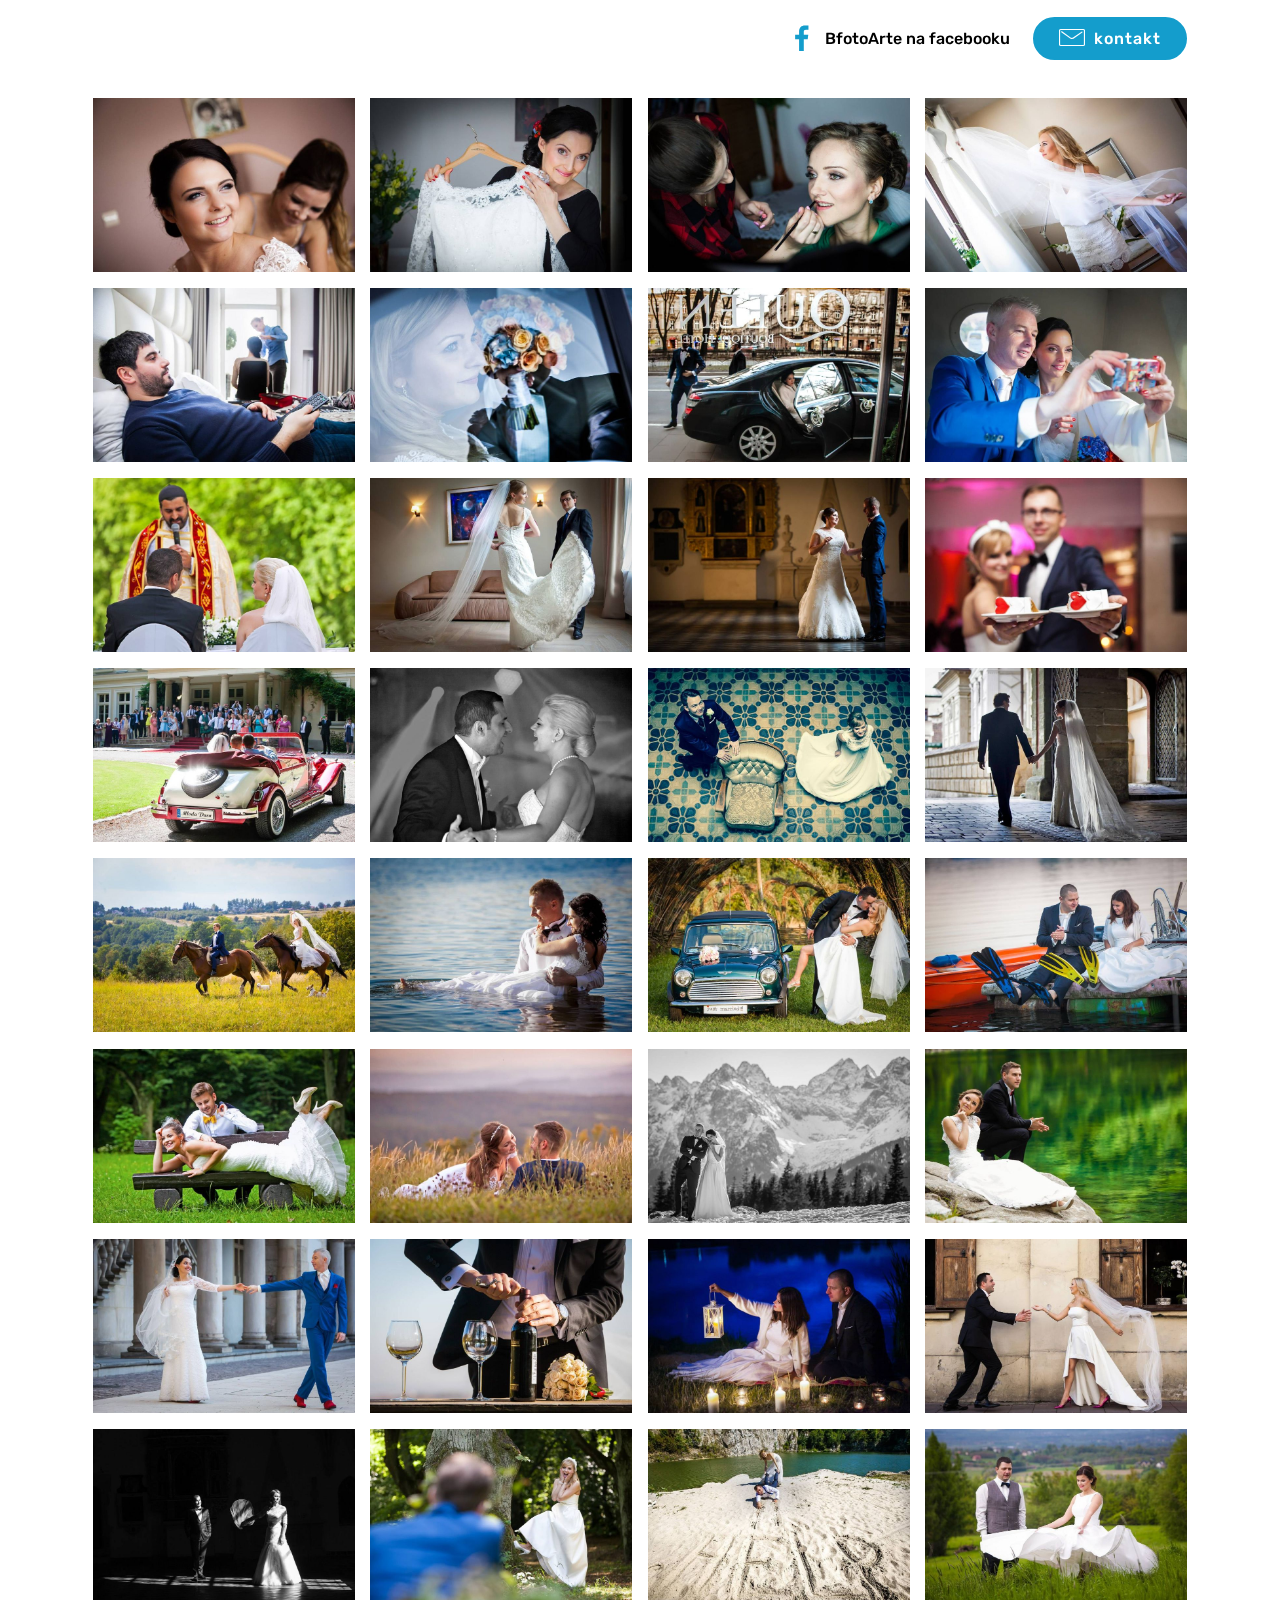
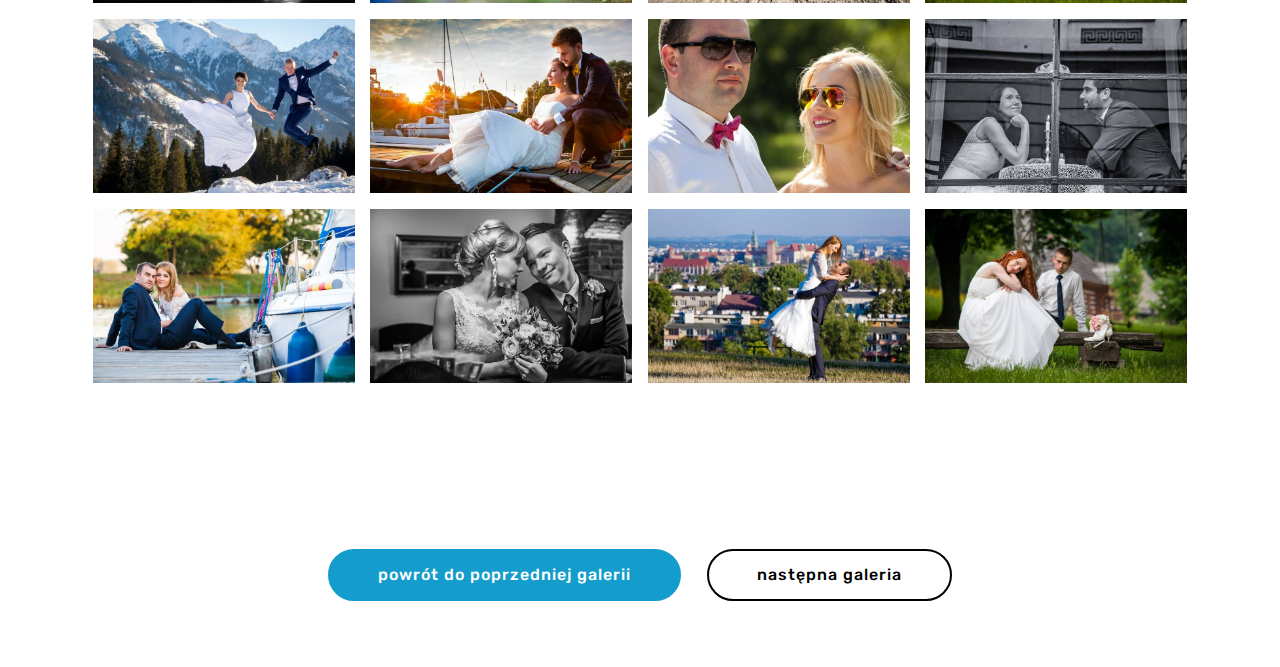
<file: page2.html>
<!DOCTYPE html>
<html >
<head>
  <!-- Site made with Mobirise Website Builder v4.5.2, https://mobirise.com -->
  <meta charset="UTF-8">
  <meta http-equiv="X-UA-Compatible" content="IE=edge">
  <meta name="generator" content="Mobirise v4.5.2, mobirise.com">
  <meta name="viewport" content="width=device-width, initial-scale=1, minimum-scale=1">
  <link rel="shortcut icon" href="assets/images/mbr-favicon.png" type="image/x-icon">
  <meta name="description" content="Website Maker Description">
  <title>galeria 2</title>
  <link rel="stylesheet" href="assets/web/assets/mobirise-icons/mobirise-icons.css">
  <link rel="stylesheet" href="assets/tether/tether.min.css">
  <link rel="stylesheet" href="assets/bootstrap/css/bootstrap.min.css">
  <link rel="stylesheet" href="assets/bootstrap/css/bootstrap-grid.min.css">
  <link rel="stylesheet" href="assets/bootstrap/css/bootstrap-reboot.min.css">
  <link rel="stylesheet" href="assets/socicon/css/styles.css">
  <link rel="stylesheet" href="assets/dropdown/css/style.css">
  <link rel="stylesheet" href="assets/theme/css/style.css">
  <link rel="stylesheet" href="assets/gallery/style.css">
  <link rel="stylesheet" href="assets/mobirise/css/mbr-additional.css" type="text/css">
  
  
  
</head>
<body>
<section class="menu cid-qGmVkIGuYm" once="menu" id="menu2-2d" data-rv-view="7824">

    

    <nav class="navbar navbar-expand beta-menu navbar-dropdown align-items-center navbar-fixed-top navbar-toggleable-sm bg-color transparent">
        <button class="navbar-toggler navbar-toggler-right" type="button" data-toggle="collapse" data-target="#navbarSupportedContent" aria-controls="navbarSupportedContent" aria-expanded="false" aria-label="Toggle navigation">
            <div class="hamburger">
                <span></span>
                <span></span>
                <span></span>
                <span></span>
            </div>
        </button>
        <div class="menu-logo">
            <div class="navbar-brand">
                
                <span class="navbar-caption-wrap"><a class="navbar-caption text-white display-4" href="index.html#header11-8">BfotoArte.pl</a></span>
            </div>
        </div>
        <div class="collapse navbar-collapse" id="navbarSupportedContent">
            <ul class="navbar-nav nav-dropdown" data-app-modern-menu="true"><li class="nav-item">
                    <a class="nav-link link text-black display-4" href="https://mobirise.com"></a>
                </li>
                <li class="nav-item">
                    <a class="nav-link link text-black display-4" href="https://web.facebook.com/bfotoarte/?_rdc=1&_rdr" target="_blank"><span class="socicon socicon-facebook mbr-iconfont mbr-iconfont-btn" style="color: rgb(20, 157, 204);"></span>BfotoArte na facebooku</a>
                </li></ul>
            <div class="navbar-buttons mbr-section-btn"><a class="btn btn-sm btn-primary display-4" href="index.html#form4-o"><span class="mbri-letter mbr-iconfont mbr-iconfont-btn"></span>
                    
                    kontakt</a></div>
        </div>
    </nav>
</section>

<section class="engine"><a href="https://mobirise.co/n">bootstrap modal</a></section><section class="mbr-gallery mbr-slider-carousel cid-qGliaD26ag" id="gallery1-13" data-rv-view="7660">

    

    <div class="container">
        <div><!-- Filter --><!-- Gallery --><div class="mbr-gallery-row"><div class="mbr-gallery-layout-default"><div><div><div class="mbr-gallery-item mbr-gallery-item--p1" data-video-url="false" data-tags="Awesome"><div href="#lb-gallery1-13" data-slide-to="0" data-toggle="modal"><img src="assets/images/img-5505-900x600-800x533.jpg" alt=""><span class="icon-focus"></span></div></div><div class="mbr-gallery-item mbr-gallery-item--p1" data-video-url="false" data-tags="Responsive"><div href="#lb-gallery1-13" data-slide-to="1" data-toggle="modal"><img src="assets/images/05-2-900x600-800x533.jpg" alt=""><span class="icon-focus"></span></div></div><div class="mbr-gallery-item mbr-gallery-item--p1" data-video-url="false" data-tags="Creative"><div href="#lb-gallery1-13" data-slide-to="2" data-toggle="modal"><img src="assets/images/img-9254-900x600-800x533.jpg" alt=""><span class="icon-focus"></span></div></div><div class="mbr-gallery-item mbr-gallery-item--p1" data-video-url="false" data-tags="Animated"><div href="#lb-gallery1-13" data-slide-to="3" data-toggle="modal"><img src="assets/images/02vdd-900x600-800x533.jpg" alt=""><span class="icon-focus"></span></div></div><div class="mbr-gallery-item mbr-gallery-item--p1" data-video-url="false" data-tags="Awesome"><div href="#lb-gallery1-13" data-slide-to="4" data-toggle="modal"><img src="assets/images/02-2-900x600-800x533.jpg" alt=""><span class="icon-focus"></span></div></div><div class="mbr-gallery-item mbr-gallery-item--p1" data-video-url="false" data-tags="Awesome"><div href="#lb-gallery1-13" data-slide-to="5" data-toggle="modal"><img src="assets/images/img-4180-900x600-800x533.jpg" alt=""><span class="icon-focus"></span></div></div><div class="mbr-gallery-item mbr-gallery-item--p1" data-video-url="false" data-tags="Responsive"><div href="#lb-gallery1-13" data-slide-to="6" data-toggle="modal"><img src="assets/images/22-900x600-800x533.jpg" alt=""><span class="icon-focus"></span></div></div><div class="mbr-gallery-item mbr-gallery-item--p1" data-video-url="false" data-tags="Animated"><div href="#lb-gallery1-13" data-slide-to="7" data-toggle="modal"><img src="assets/images/56-2-900x600-800x533.jpg" alt=""><span class="icon-focus"></span></div></div><div class="mbr-gallery-item mbr-gallery-item--p1" data-video-url="false" data-tags="Animated"><div href="#lb-gallery1-13" data-slide-to="8" data-toggle="modal"><img src="assets/images/27-900x600-800x533.jpg" alt=""><span class="icon-focus"></span></div></div><div class="mbr-gallery-item mbr-gallery-item--p1" data-video-url="false" data-tags="Animated"><div href="#lb-gallery1-13" data-slide-to="9" data-toggle="modal"><img src="assets/images/81-900x600-800x533.jpg" alt=""><span class="icon-focus"></span></div></div><div class="mbr-gallery-item mbr-gallery-item--p1" data-video-url="false" data-tags="Animated"><div href="#lb-gallery1-13" data-slide-to="10" data-toggle="modal"><img src="assets/images/091-plener-900x600-800x533.jpg" alt=""><span class="icon-focus"></span></div></div><div class="mbr-gallery-item mbr-gallery-item--p1" data-video-url="false" data-tags="Animated"><div href="#lb-gallery1-13" data-slide-to="11" data-toggle="modal"><img src="assets/images/img-7853-900x600-800x533.jpg" alt=""><span class="icon-focus"></span></div></div><div class="mbr-gallery-item mbr-gallery-item--p1" data-video-url="false" data-tags="Animated"><div href="#lb-gallery1-13" data-slide-to="12" data-toggle="modal"><img src="assets/images/38-900x600-800x533.jpg" alt=""><span class="icon-focus"></span></div></div><div class="mbr-gallery-item mbr-gallery-item--p1" data-video-url="false" data-tags="Animated"><div href="#lb-gallery1-13" data-slide-to="13" data-toggle="modal"><img src="assets/images/72c-900x600-800x533.jpg" alt=""><span class="icon-focus"></span></div></div><div class="mbr-gallery-item mbr-gallery-item--p1" data-video-url="false" data-tags="Animated"><div href="#lb-gallery1-13" data-slide-to="14" data-toggle="modal"><img src="assets/images/25-3-900x600-800x533.jpg" alt=""><span class="icon-focus"></span></div></div><div class="mbr-gallery-item mbr-gallery-item--p1" data-video-url="false" data-tags="Animated"><div href="#lb-gallery1-13" data-slide-to="15" data-toggle="modal"><img src="assets/images/65nnn-900x600-800x533.jpg" alt=""><span class="icon-focus"></span></div></div><div class="mbr-gallery-item mbr-gallery-item--p1" data-video-url="false" data-tags="Animated"><div href="#lb-gallery1-13" data-slide-to="16" data-toggle="modal"><img src="assets/images/309-plener-900x600-800x533.jpg" alt=""><span class="icon-focus"></span></div></div><div class="mbr-gallery-item mbr-gallery-item--p1" data-video-url="false" data-tags="Animated"><div href="#lb-gallery1-13" data-slide-to="17" data-toggle="modal"><img src="assets/images/506-plener-900x600-800x533.jpg" alt=""><span class="icon-focus"></span></div></div><div class="mbr-gallery-item mbr-gallery-item--p1" data-video-url="false" data-tags="Animated"><div href="#lb-gallery1-13" data-slide-to="18" data-toggle="modal"><img src="assets/images/08-23-900x600-800x533.jpg" alt=""><span class="icon-focus"></span></div></div><div class="mbr-gallery-item mbr-gallery-item--p1" data-video-url="false" data-tags="Animated"><div href="#lb-gallery1-13" data-slide-to="19" data-toggle="modal"><img src="assets/images/337plener-900x600-800x533.jpg" alt=""><span class="icon-focus"></span></div></div><div class="mbr-gallery-item mbr-gallery-item--p1" data-video-url="false" data-tags="Animated"><div href="#lb-gallery1-13" data-slide-to="20" data-toggle="modal"><img src="assets/images/83a-900x600-800x533.jpg" alt=""><span class="icon-focus"></span></div></div><div class="mbr-gallery-item mbr-gallery-item--p1" data-video-url="false" data-tags="Animated"><div href="#lb-gallery1-13" data-slide-to="21" data-toggle="modal"><img src="assets/images/82-900x600-800x533.jpg" alt=""><span class="icon-focus"></span></div></div><div class="mbr-gallery-item mbr-gallery-item--p1" data-video-url="false" data-tags="Animated"><div href="#lb-gallery1-13" data-slide-to="22" data-toggle="modal"><img src="assets/images/69-3-900x600-800x533.jpg" alt=""><span class="icon-focus"></span></div></div><div class="mbr-gallery-item mbr-gallery-item--p1" data-video-url="false" data-tags="Animated"><div href="#lb-gallery1-13" data-slide-to="23" data-toggle="modal"><img src="assets/images/plener025-900x600-800x533.jpg" alt=""><span class="icon-focus"></span></div></div><div class="mbr-gallery-item mbr-gallery-item--p1" data-video-url="false" data-tags="Animated"><div href="#lb-gallery1-13" data-slide-to="24" data-toggle="modal"><img src="assets/images/49-2l-900x600-800x533.jpg" alt=""><span class="icon-focus"></span></div></div><div class="mbr-gallery-item mbr-gallery-item--p1" data-video-url="false" data-tags="Animated"><div href="#lb-gallery1-13" data-slide-to="25" data-toggle="modal"><img src="assets/images/099-plener-900x600-800x533.jpg" alt=""><span class="icon-focus"></span></div></div><div class="mbr-gallery-item mbr-gallery-item--p1" data-video-url="false" data-tags="Animated"><div href="#lb-gallery1-13" data-slide-to="26" data-toggle="modal"><img src="assets/images/402plener-900x600-800x533.jpg" alt=""><span class="icon-focus"></span></div></div><div class="mbr-gallery-item mbr-gallery-item--p1" data-video-url="false" data-tags="Animated"><div href="#lb-gallery1-13" data-slide-to="27" data-toggle="modal"><img src="assets/images/70-4-900x600-800x533.jpg" alt=""><span class="icon-focus"></span></div></div><div class="mbr-gallery-item mbr-gallery-item--p1" data-video-url="false" data-tags="Animated"><div href="#lb-gallery1-13" data-slide-to="28" data-toggle="modal"><img src="assets/images/49a-900x600-800x533.jpg" alt=""><span class="icon-focus"></span></div></div><div class="mbr-gallery-item mbr-gallery-item--p1" data-video-url="false" data-tags="Animated"><div href="#lb-gallery1-13" data-slide-to="29" data-toggle="modal"><img src="assets/images/img-7539-900x600-800x533.jpg" alt=""><span class="icon-focus"></span></div></div><div class="mbr-gallery-item mbr-gallery-item--p1" data-video-url="false" data-tags="Animated"><div href="#lb-gallery1-13" data-slide-to="30" data-toggle="modal"><img src="assets/images/56-900x600-800x533.jpg" alt=""><span class="icon-focus"></span></div></div><div class="mbr-gallery-item mbr-gallery-item--p1" data-video-url="false" data-tags="Animated"><div href="#lb-gallery1-13" data-slide-to="31" data-toggle="modal"><img src="assets/images/173plener-900x600-800x533.jpg" alt=""><span class="icon-focus"></span></div></div><div class="mbr-gallery-item mbr-gallery-item--p1" data-video-url="false" data-tags="Animated"><div href="#lb-gallery1-13" data-slide-to="32" data-toggle="modal"><img src="assets/images/73-2-900x600-800x533.jpg" alt=""><span class="icon-focus"></span></div></div><div class="mbr-gallery-item mbr-gallery-item--p1" data-video-url="false" data-tags="Animated"><div href="#lb-gallery1-13" data-slide-to="33" data-toggle="modal"><img src="assets/images/64-2a-900x600-800x533.jpg" alt=""><span class="icon-focus"></span></div></div><div class="mbr-gallery-item mbr-gallery-item--p1" data-video-url="false" data-tags="Animated"><div href="#lb-gallery1-13" data-slide-to="34" data-toggle="modal"><img src="assets/images/img-485-900x600-800x533.jpg" alt=""><span class="icon-focus"></span></div></div><div class="mbr-gallery-item mbr-gallery-item--p1" data-video-url="false" data-tags="Animated"><div href="#lb-gallery1-13" data-slide-to="35" data-toggle="modal"><img src="assets/images/64-2-900x600-800x533.jpg" alt=""><span class="icon-focus"></span></div></div><div class="mbr-gallery-item mbr-gallery-item--p1" data-video-url="false" data-tags="Animated"><div href="#lb-gallery1-13" data-slide-to="36" data-toggle="modal"><img src="assets/images/37-2-900x600-800x533.jpg" alt=""><span class="icon-focus"></span></div></div><div class="mbr-gallery-item mbr-gallery-item--p1" data-video-url="false" data-tags="Animated"><div href="#lb-gallery1-13" data-slide-to="37" data-toggle="modal"><img src="assets/images/28-900x600-800x533.jpg" alt=""><span class="icon-focus"></span></div></div><div class="mbr-gallery-item mbr-gallery-item--p1" data-video-url="false" data-tags="Animated"><div href="#lb-gallery1-13" data-slide-to="38" data-toggle="modal"><img src="assets/images/42-900x600-800x533.jpg" alt=""><span class="icon-focus"></span></div></div><div class="mbr-gallery-item mbr-gallery-item--p1" data-video-url="false" data-tags="Animated"><div href="#lb-gallery1-13" data-slide-to="39" data-toggle="modal"><img src="assets/images/img-2454-900x600-800x533.jpg" alt=""><span class="icon-focus"></span></div></div></div></div><div class="clearfix"></div></div></div><!-- Lightbox --><div data-app-prevent-settings="" class="mbr-slider modal fade carousel slide" tabindex="-1" data-keyboard="true" data-interval="false" id="lb-gallery1-13"><div class="modal-dialog"><div class="modal-content"><div class="modal-body"><div class="carousel-inner"><div class="carousel-item"><img src="assets/images/img-5505-900x600.jpg" alt=""></div><div class="carousel-item"><img src="assets/images/05-2-900x600.jpg" alt=""></div><div class="carousel-item"><img src="assets/images/img-9254-900x600.jpg" alt=""></div><div class="carousel-item"><img src="assets/images/02vdd-900x600.jpg" alt=""></div><div class="carousel-item"><img src="assets/images/02-2-900x600.jpg" alt=""></div><div class="carousel-item"><img src="assets/images/img-4180-900x600.jpg" alt=""></div><div class="carousel-item"><img src="assets/images/22-900x600.jpg" alt=""></div><div class="carousel-item"><img src="assets/images/56-2-900x600.jpg" alt=""></div><div class="carousel-item"><img src="assets/images/27-900x600.jpg" alt=""></div><div class="carousel-item"><img src="assets/images/81-900x600.jpg" alt=""></div><div class="carousel-item"><img src="assets/images/091-plener-900x600.jpg" alt=""></div><div class="carousel-item"><img src="assets/images/img-7853-900x600.jpg" alt=""></div><div class="carousel-item"><img src="assets/images/38-900x600.jpg" alt=""></div><div class="carousel-item"><img src="assets/images/72c-900x600.jpg" alt=""></div><div class="carousel-item"><img src="assets/images/25-3-900x600.jpg" alt=""></div><div class="carousel-item"><img src="assets/images/65nnn-900x600.jpg" alt=""></div><div class="carousel-item"><img src="assets/images/309-plener-900x600.jpg" alt=""></div><div class="carousel-item"><img src="assets/images/506-plener-900x600.jpg" alt=""></div><div class="carousel-item"><img src="assets/images/08-23-900x600.jpg" alt=""></div><div class="carousel-item"><img src="assets/images/337plener-900x600.jpg" alt=""></div><div class="carousel-item"><img src="assets/images/83a-900x600.jpg" alt=""></div><div class="carousel-item"><img src="assets/images/82-900x600.jpg" alt=""></div><div class="carousel-item"><img src="assets/images/69-3-900x600.jpg" alt=""></div><div class="carousel-item"><img src="assets/images/plener025-900x600.jpg" alt=""></div><div class="carousel-item"><img src="assets/images/49-2l-900x600.jpg" alt=""></div><div class="carousel-item"><img src="assets/images/099-plener-900x600.jpg" alt=""></div><div class="carousel-item"><img src="assets/images/402plener-900x600.jpg" alt=""></div><div class="carousel-item"><img src="assets/images/70-4-900x600.jpg" alt=""></div><div class="carousel-item"><img src="assets/images/49a-900x600.jpg" alt=""></div><div class="carousel-item"><img src="assets/images/img-7539-900x600.jpg" alt=""></div><div class="carousel-item"><img src="assets/images/56-900x600.jpg" alt=""></div><div class="carousel-item"><img src="assets/images/173plener-900x600.jpg" alt=""></div><div class="carousel-item"><img src="assets/images/73-2-900x600.jpg" alt=""></div><div class="carousel-item"><img src="assets/images/64-2a-900x600.jpg" alt=""></div><div class="carousel-item"><img src="assets/images/img-485-900x600.jpg" alt=""></div><div class="carousel-item"><img src="assets/images/64-2-900x600.jpg" alt=""></div><div class="carousel-item"><img src="assets/images/37-2-900x600.jpg" alt=""></div><div class="carousel-item"><img src="assets/images/28-900x600.jpg" alt=""></div><div class="carousel-item"><img src="assets/images/42-900x600.jpg" alt=""></div><div class="carousel-item active"><img src="assets/images/img-2454-900x600.jpg" alt=""></div></div><a class="carousel-control carousel-control-prev" role="button" data-slide="prev" href="#lb-gallery1-13"><span class="mbri-left mbr-iconfont" aria-hidden="true"></span><span class="sr-only">Previous</span></a><a class="carousel-control carousel-control-next" role="button" data-slide="next" href="#lb-gallery1-13"><span class="mbri-right mbr-iconfont" aria-hidden="true"></span><span class="sr-only">Next</span></a><a class="close" href="#" role="button" data-dismiss="modal"><span class="sr-only">Close</span></a></div></div></div></div></div>
    </div>

</section>

<section class="mbr-section content8 cid-qGlTUxENJK" id="content8-1l" data-rv-view="7823">

    

    <div class="container">
        <div class="media-container-row title">
            <div class="col-12 col-md-8">
                <div class="mbr-section-btn align-center"><a class="btn btn-primary display-4" href="page1.html#gallery1-w">powrót do poprzedniej galerii</a>
                    <a class="btn btn-black-outline display-4" href="page3.html#gallery1-16">następna galeria</a></div>
            </div>
        </div>
    </div>
</section>


  <script src="assets/web/assets/jquery/jquery.min.js"></script>
  <script src="assets/popper/popper.min.js"></script>
  <script src="assets/tether/tether.min.js"></script>
  <script src="assets/bootstrap/js/bootstrap.min.js"></script>
  <script src="assets/smoothscroll/smooth-scroll.js"></script>
  <script src="assets/masonry/masonry.pkgd.min.js"></script>
  <script src="assets/imagesloaded/imagesloaded.pkgd.min.js"></script>
  <script src="assets/touchswipe/jquery.touch-swipe.min.js"></script>
  <script src="assets/vimeoplayer/jquery.mb.vimeo_player.js"></script>
  <script src="assets/dropdown/js/script.min.js"></script>
  <script src="assets/bootstrapcarouselswipe/bootstrap-carousel-swipe.js"></script>
  <script src="assets/theme/js/script.js"></script>
  <script src="assets/slidervideo/script.js"></script>
  <script src="assets/gallery/player.min.js"></script>
  <script src="assets/gallery/script.js"></script>
  
  
</body>
</html>
</file>
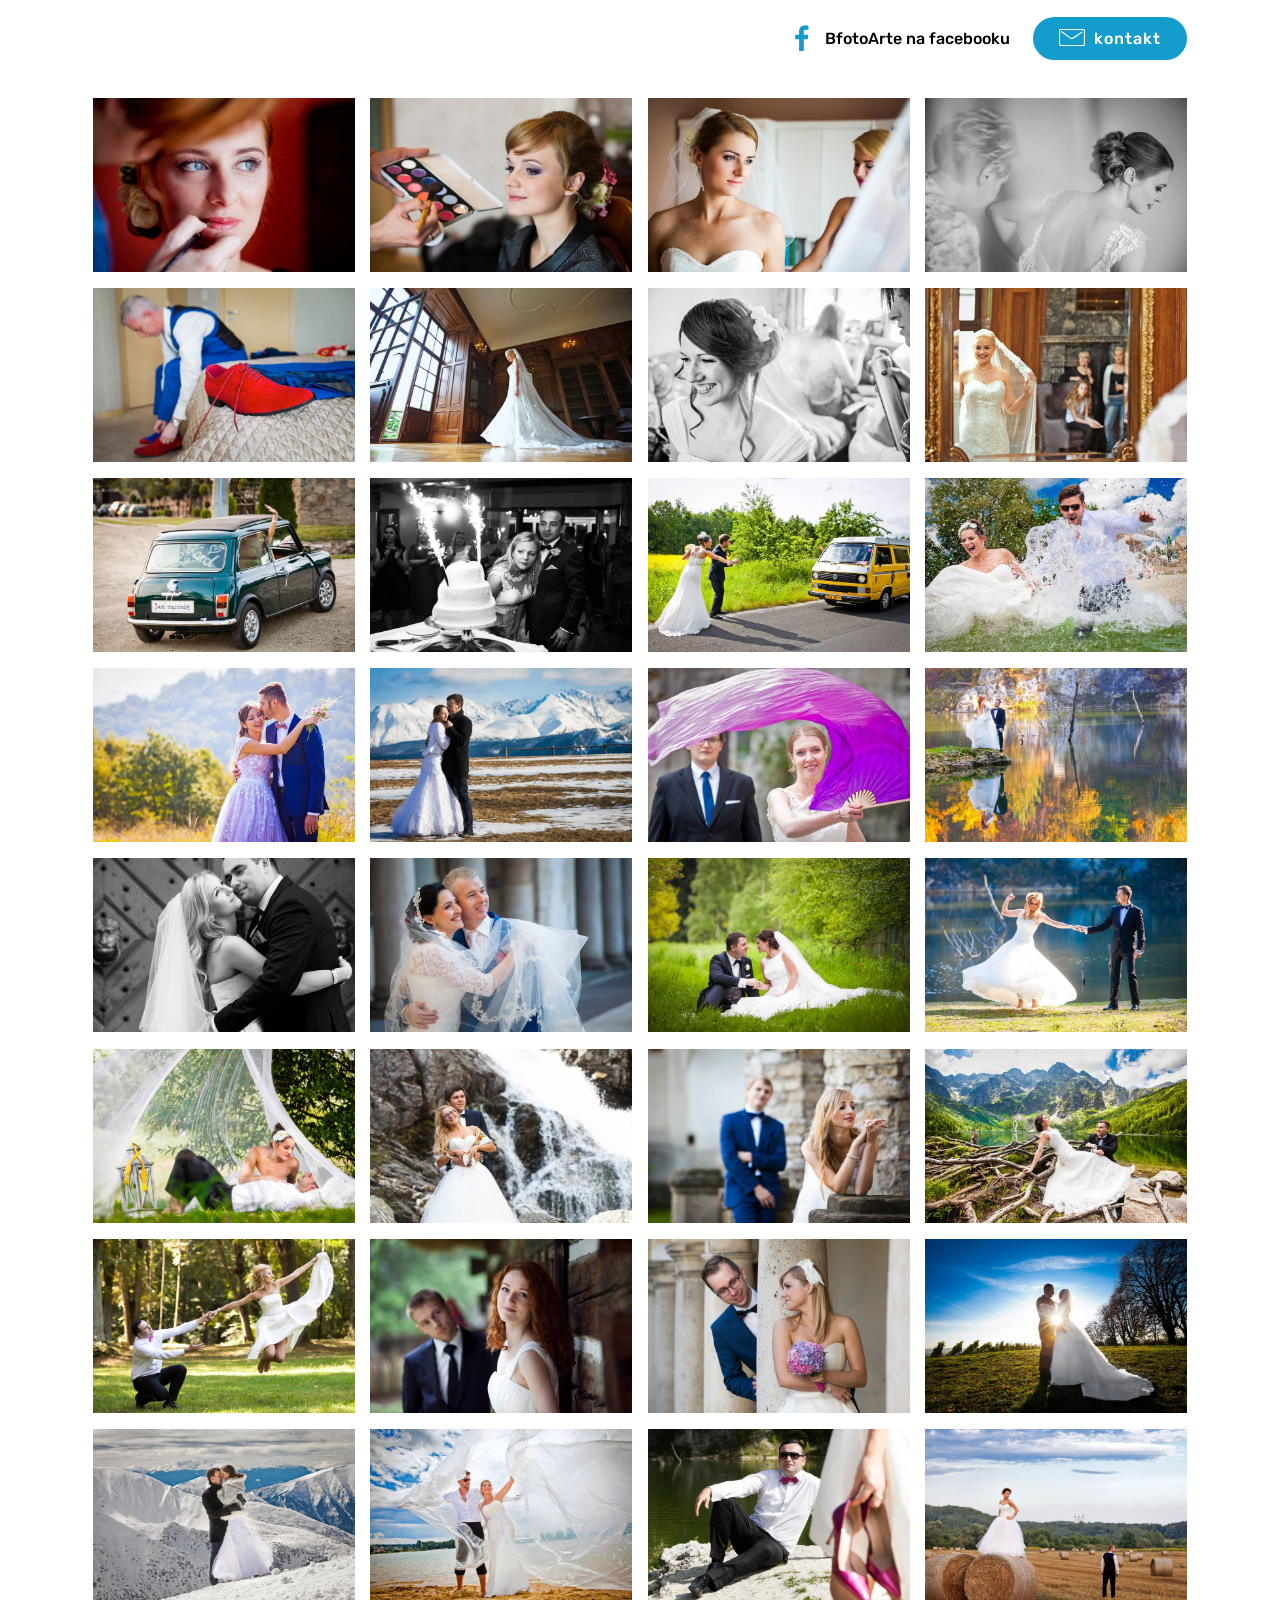
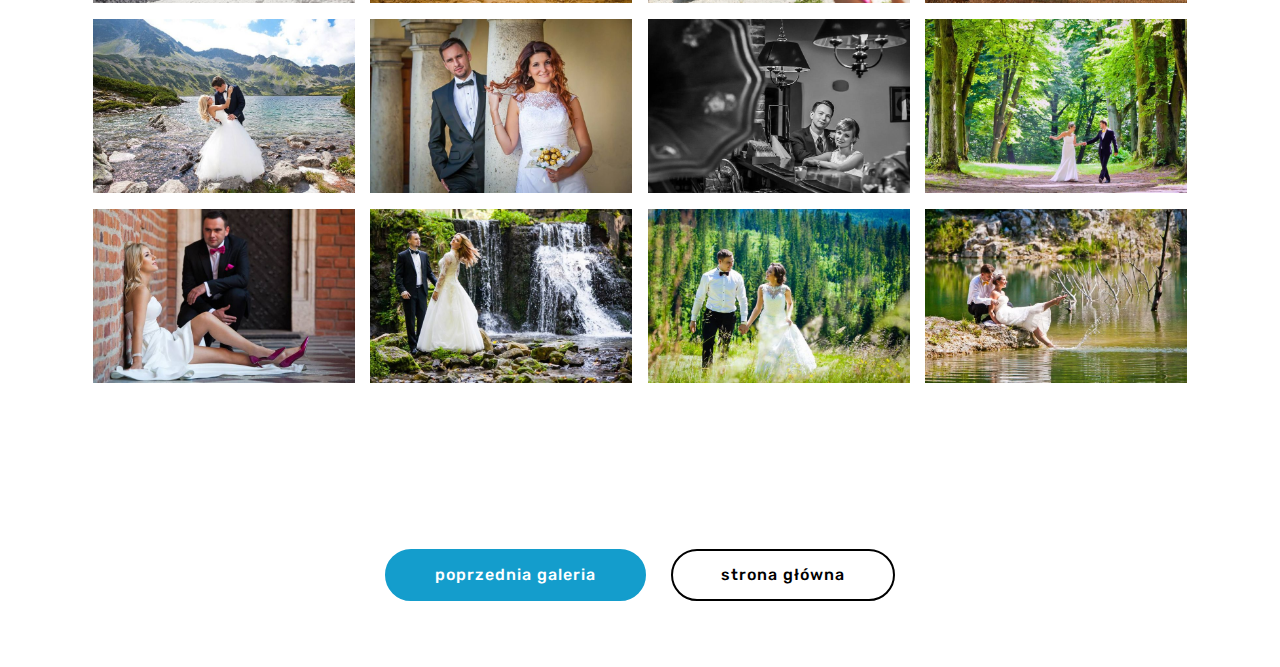
<file: page3.html>
<!DOCTYPE html>
<html >
<head>
  <!-- Site made with Mobirise Website Builder v4.5.2, https://mobirise.com -->
  <meta charset="UTF-8">
  <meta http-equiv="X-UA-Compatible" content="IE=edge">
  <meta name="generator" content="Mobirise v4.5.2, mobirise.com">
  <meta name="viewport" content="width=device-width, initial-scale=1, minimum-scale=1">
  <link rel="shortcut icon" href="assets/images/mbr-favicon.png" type="image/x-icon">
  <meta name="description" content="Website Builder Description">
  <title>galeria 3</title>
  <link rel="stylesheet" href="assets/web/assets/mobirise-icons/mobirise-icons.css">
  <link rel="stylesheet" href="assets/tether/tether.min.css">
  <link rel="stylesheet" href="assets/bootstrap/css/bootstrap.min.css">
  <link rel="stylesheet" href="assets/bootstrap/css/bootstrap-grid.min.css">
  <link rel="stylesheet" href="assets/bootstrap/css/bootstrap-reboot.min.css">
  <link rel="stylesheet" href="assets/socicon/css/styles.css">
  <link rel="stylesheet" href="assets/dropdown/css/style.css">
  <link rel="stylesheet" href="assets/theme/css/style.css">
  <link rel="stylesheet" href="assets/gallery/style.css">
  <link rel="stylesheet" href="assets/mobirise/css/mbr-additional.css" type="text/css">
  
  
  
</head>
<body>
<section class="menu cid-qGmVNDvLWv" once="menu" id="menu2-2f" data-rv-view="7990">

    

    <nav class="navbar navbar-expand beta-menu navbar-dropdown align-items-center navbar-fixed-top navbar-toggleable-sm bg-color transparent">
        <button class="navbar-toggler navbar-toggler-right" type="button" data-toggle="collapse" data-target="#navbarSupportedContent" aria-controls="navbarSupportedContent" aria-expanded="false" aria-label="Toggle navigation">
            <div class="hamburger">
                <span></span>
                <span></span>
                <span></span>
                <span></span>
            </div>
        </button>
        <div class="menu-logo">
            <div class="navbar-brand">
                
                <span class="navbar-caption-wrap"><a class="navbar-caption text-white display-4" href="index.html#header11-8">BfotoArte.pl</a></span>
            </div>
        </div>
        <div class="collapse navbar-collapse" id="navbarSupportedContent">
            <ul class="navbar-nav nav-dropdown" data-app-modern-menu="true"><li class="nav-item">
                    <a class="nav-link link text-black display-4" href="https://mobirise.com"></a>
                </li>
                <li class="nav-item">
                    <a class="nav-link link text-black display-4" href="https://web.facebook.com/bfotoarte/?_rdc=1&_rdr" target="_blank"><span class="socicon socicon-facebook mbr-iconfont mbr-iconfont-btn" style="color: rgb(20, 157, 204);"></span>BfotoArte na facebooku</a>
                </li></ul>
            <div class="navbar-buttons mbr-section-btn"><a class="btn btn-sm btn-primary display-4" href="index.html#form4-o"><span class="mbri-letter mbr-iconfont mbr-iconfont-btn"></span>
                    
                    kontakt</a></div>
        </div>
    </nav>
</section>

<section class="engine"><a href="https://mobirise.co/n">bootstrap modal popup</a></section><section class="mbr-gallery mbr-slider-carousel cid-qGlGcLQ2HO" id="gallery1-16" data-rv-view="7826">

    

    <div class="container">
        <div><!-- Filter --><!-- Gallery --><div class="mbr-gallery-row"><div class="mbr-gallery-layout-default"><div><div><div class="mbr-gallery-item mbr-gallery-item--p1" data-video-url="false" data-tags="Awesome"><div href="#lb-gallery1-16" data-slide-to="0" data-toggle="modal"><img src="assets/images/03-2-900x600-800x533.jpg" alt=""><span class="icon-focus"></span></div></div><div class="mbr-gallery-item mbr-gallery-item--p1" data-video-url="false" data-tags="Responsive"><div href="#lb-gallery1-16" data-slide-to="1" data-toggle="modal"><img src="assets/images/img-6409-900x600-800x533.jpg" alt=""><span class="icon-focus"></span></div></div><div class="mbr-gallery-item mbr-gallery-item--p1" data-video-url="false" data-tags="Creative"><div href="#lb-gallery1-16" data-slide-to="2" data-toggle="modal"><img src="assets/images/02a-900x600-800x533.jpg" alt=""><span class="icon-focus"></span></div></div><div class="mbr-gallery-item mbr-gallery-item--p1" data-video-url="false" data-tags="Animated"><div href="#lb-gallery1-16" data-slide-to="3" data-toggle="modal"><img src="assets/images/0051-slub-900x600-800x533.jpg" alt=""><span class="icon-focus"></span></div></div><div class="mbr-gallery-item mbr-gallery-item--p1" data-video-url="false" data-tags="Awesome"><div href="#lb-gallery1-16" data-slide-to="4" data-toggle="modal"><img src="assets/images/04-2-900x600-800x533.jpg" alt=""><span class="icon-focus"></span></div></div><div class="mbr-gallery-item mbr-gallery-item--p1" data-video-url="false" data-tags="Awesome"><div href="#lb-gallery1-16" data-slide-to="5" data-toggle="modal"><img src="assets/images/09-2-900x600-800x533.jpg" alt=""><span class="icon-focus"></span></div></div><div class="mbr-gallery-item mbr-gallery-item--p1" data-video-url="false" data-tags="Responsive"><div href="#lb-gallery1-16" data-slide-to="6" data-toggle="modal"><img src="assets/images/img-187-900x600-800x533.jpg" alt=""><span class="icon-focus"></span></div></div><div class="mbr-gallery-item mbr-gallery-item--p1" data-video-url="false" data-tags="Animated"><div href="#lb-gallery1-16" data-slide-to="7" data-toggle="modal"><img src="assets/images/05vv-900x600-800x533.jpg" alt=""><span class="icon-focus"></span></div></div><div class="mbr-gallery-item mbr-gallery-item--p1" data-video-url="false" data-tags="Animated"><div href="#lb-gallery1-16" data-slide-to="8" data-toggle="modal"><img src="assets/images/08-55-900x600-800x533.jpg" alt=""><span class="icon-focus"></span></div></div><div class="mbr-gallery-item mbr-gallery-item--p1" data-video-url="false" data-tags="Animated"><div href="#lb-gallery1-16" data-slide-to="9" data-toggle="modal"><img src="assets/images/img-5630-900x600-800x533.jpg" alt=""><span class="icon-focus"></span></div></div><div class="mbr-gallery-item mbr-gallery-item--p1" data-video-url="false" data-tags="Animated"><div href="#lb-gallery1-16" data-slide-to="10" data-toggle="modal"><img src="assets/images/34-2-900x600-800x533.jpg" alt=""><span class="icon-focus"></span></div></div><div class="mbr-gallery-item mbr-gallery-item--p1" data-video-url="false" data-tags="Animated"><div href="#lb-gallery1-16" data-slide-to="11" data-toggle="modal"><img src="assets/images/79-2a-900x600-800x533.jpg" alt=""><span class="icon-focus"></span></div></div><div class="mbr-gallery-item mbr-gallery-item--p1" data-video-url="false" data-tags="Animated"><div href="#lb-gallery1-16" data-slide-to="12" data-toggle="modal"><img src="assets/images/60-3-900x600-800x533.jpg" alt=""><span class="icon-focus"></span></div></div><div class="mbr-gallery-item mbr-gallery-item--p1" data-video-url="false" data-tags="Animated"><div href="#lb-gallery1-16" data-slide-to="13" data-toggle="modal"><img src="assets/images/045zakopane-900x600-800x533.jpg" alt=""><span class="icon-focus"></span></div></div><div class="mbr-gallery-item mbr-gallery-item--p1" data-video-url="false" data-tags="Animated"><div href="#lb-gallery1-16" data-slide-to="14" data-toggle="modal"><img src="assets/images/73-4-900x600-800x533.jpg" alt=""><span class="icon-focus"></span></div></div><div class="mbr-gallery-item mbr-gallery-item--p1" data-video-url="false" data-tags="Animated"><div href="#lb-gallery1-16" data-slide-to="15" data-toggle="modal"><img src="assets/images/img-2698-900x600-800x533.jpg" alt=""><span class="icon-focus"></span></div></div><div class="mbr-gallery-item mbr-gallery-item--p1" data-video-url="false" data-tags="Animated"><div href="#lb-gallery1-16" data-slide-to="16" data-toggle="modal"><img src="assets/images/63-2-900x600-800x533.jpg" alt=""><span class="icon-focus"></span></div></div><div class="mbr-gallery-item mbr-gallery-item--p1" data-video-url="false" data-tags="Animated"><div href="#lb-gallery1-16" data-slide-to="17" data-toggle="modal"><img src="assets/images/50-900x600-800x533.jpg" alt=""><span class="icon-focus"></span></div></div><div class="mbr-gallery-item mbr-gallery-item--p1" data-video-url="false" data-tags="Animated"><div href="#lb-gallery1-16" data-slide-to="18" data-toggle="modal"><img src="assets/images/105plener-900x600-800x533.jpg" alt=""><span class="icon-focus"></span></div></div><div class="mbr-gallery-item mbr-gallery-item--p1" data-video-url="false" data-tags="Animated"><div href="#lb-gallery1-16" data-slide-to="19" data-toggle="modal"><img src="assets/images/img-2664-900x600-800x533.jpg" alt=""><span class="icon-focus"></span></div></div><div class="mbr-gallery-item mbr-gallery-item--p1" data-video-url="false" data-tags="Animated"><div href="#lb-gallery1-16" data-slide-to="20" data-toggle="modal"><img src="assets/images/74-2a-900x600-800x533.jpg" alt=""><span class="icon-focus"></span></div></div><div class="mbr-gallery-item mbr-gallery-item--p1" data-video-url="false" data-tags="Animated"><div href="#lb-gallery1-16" data-slide-to="21" data-toggle="modal"><img src="assets/images/63-2-2-900x600-800x533.jpg" alt=""><span class="icon-focus"></span></div></div><div class="mbr-gallery-item mbr-gallery-item--p1" data-video-url="false" data-tags="Animated"><div href="#lb-gallery1-16" data-slide-to="22" data-toggle="modal"><img src="assets/images/126-plener-900x600-800x533.jpg" alt=""><span class="icon-focus"></span></div></div><div class="mbr-gallery-item mbr-gallery-item--p1" data-video-url="false" data-tags="Animated"><div href="#lb-gallery1-16" data-slide-to="23" data-toggle="modal"><img src="assets/images/plener041-900x600-800x533.jpg" alt=""><span class="icon-focus"></span></div></div><div class="mbr-gallery-item mbr-gallery-item--p1" data-video-url="false" data-tags="Animated"><div href="#lb-gallery1-16" data-slide-to="24" data-toggle="modal"><img src="assets/images/79nnh-900x600-800x533.jpg" alt=""><span class="icon-focus"></span></div></div><div class="mbr-gallery-item mbr-gallery-item--p1" data-video-url="false" data-tags="Animated"><div href="#lb-gallery1-16" data-slide-to="25" data-toggle="modal"><img src="assets/images/img-3308-900x600-800x533.jpg" alt=""><span class="icon-focus"></span></div></div><div class="mbr-gallery-item mbr-gallery-item--p1" data-video-url="false" data-tags="Animated"><div href="#lb-gallery1-16" data-slide-to="26" data-toggle="modal"><img src="assets/images/img-6949-900x600-800x533.jpg" alt=""><span class="icon-focus"></span></div></div><div class="mbr-gallery-item mbr-gallery-item--p1" data-video-url="false" data-tags="Animated"><div href="#lb-gallery1-16" data-slide-to="27" data-toggle="modal"><img src="assets/images/157-plener-900x600-800x533.jpg" alt=""><span class="icon-focus"></span></div></div><div class="mbr-gallery-item mbr-gallery-item--p1" data-video-url="false" data-tags="Animated"><div href="#lb-gallery1-16" data-slide-to="28" data-toggle="modal"><img src="assets/images/055zakopane-900x600-800x533.jpg" alt=""><span class="icon-focus"></span></div></div><div class="mbr-gallery-item mbr-gallery-item--p1" data-video-url="false" data-tags="Animated"><div href="#lb-gallery1-16" data-slide-to="29" data-toggle="modal"><img src="assets/images/img-229-900x600-800x533.jpg" alt=""><span class="icon-focus"></span></div></div><div class="mbr-gallery-item mbr-gallery-item--p1" data-video-url="false" data-tags="Animated"><div href="#lb-gallery1-16" data-slide-to="30" data-toggle="modal"><img src="assets/images/img-519-900x600-800x533.jpg" alt=""><span class="icon-focus"></span></div></div><div class="mbr-gallery-item mbr-gallery-item--p1" data-video-url="false" data-tags="Animated"><div href="#lb-gallery1-16" data-slide-to="31" data-toggle="modal"><img src="assets/images/68-900x600-800x533.jpg" alt=""><span class="icon-focus"></span></div></div><div class="mbr-gallery-item mbr-gallery-item--p1" data-video-url="false" data-tags="Animated"><div href="#lb-gallery1-16" data-slide-to="32" data-toggle="modal"><img src="assets/images/73-900x600-800x533.jpg" alt=""><span class="icon-focus"></span></div></div><div class="mbr-gallery-item mbr-gallery-item--p1" data-video-url="false" data-tags="Animated"><div href="#lb-gallery1-16" data-slide-to="33" data-toggle="modal"><img src="assets/images/075-plener-mocny-900x600-800x533.jpg" alt=""><span class="icon-focus"></span></div></div><div class="mbr-gallery-item mbr-gallery-item--p1" data-video-url="false" data-tags="Animated"><div href="#lb-gallery1-16" data-slide-to="34" data-toggle="modal"><img src="assets/images/28-2-900x600-800x533.jpg" alt=""><span class="icon-focus"></span></div></div><div class="mbr-gallery-item mbr-gallery-item--p1" data-video-url="false" data-tags="Animated"><div href="#lb-gallery1-16" data-slide-to="35" data-toggle="modal"><img src="assets/images/84-900x600-800x533.jpg" alt=""><span class="icon-focus"></span></div></div><div class="mbr-gallery-item mbr-gallery-item--p1" data-video-url="false" data-tags="Animated"><div href="#lb-gallery1-16" data-slide-to="36" data-toggle="modal"><img src="assets/images/75cvg-900x600-800x533.jpg" alt=""><span class="icon-focus"></span></div></div><div class="mbr-gallery-item mbr-gallery-item--p1" data-video-url="false" data-tags="Animated"><div href="#lb-gallery1-16" data-slide-to="37" data-toggle="modal"><img src="assets/images/img-2886-900x600-800x533.jpg" alt=""><span class="icon-focus"></span></div></div><div class="mbr-gallery-item mbr-gallery-item--p1" data-video-url="false" data-tags="Animated"><div href="#lb-gallery1-16" data-slide-to="38" data-toggle="modal"><img src="assets/images/plener160-900x600-800x533.jpg" alt=""><span class="icon-focus"></span></div></div><div class="mbr-gallery-item mbr-gallery-item--p1" data-video-url="false" data-tags="Animated"><div href="#lb-gallery1-16" data-slide-to="39" data-toggle="modal"><img src="assets/images/71-4a-900x600-800x533.jpg" alt=""><span class="icon-focus"></span></div></div></div></div><div class="clearfix"></div></div></div><!-- Lightbox --><div data-app-prevent-settings="" class="mbr-slider modal fade carousel slide" tabindex="-1" data-keyboard="true" data-interval="false" id="lb-gallery1-16"><div class="modal-dialog"><div class="modal-content"><div class="modal-body"><div class="carousel-inner"><div class="carousel-item"><img src="assets/images/03-2-900x600.jpg" alt=""></div><div class="carousel-item"><img src="assets/images/img-6409-900x600.jpg" alt=""></div><div class="carousel-item"><img src="assets/images/02a-900x600.jpg" alt=""></div><div class="carousel-item"><img src="assets/images/0051-slub-900x600.jpg" alt=""></div><div class="carousel-item"><img src="assets/images/04-2-900x600.jpg" alt=""></div><div class="carousel-item"><img src="assets/images/09-2-900x600.jpg" alt=""></div><div class="carousel-item"><img src="assets/images/img-187-900x600.jpg" alt=""></div><div class="carousel-item"><img src="assets/images/05vv-900x600.jpg" alt=""></div><div class="carousel-item"><img src="assets/images/08-55-900x600.jpg" alt=""></div><div class="carousel-item"><img src="assets/images/img-5630-900x600.jpg" alt=""></div><div class="carousel-item"><img src="assets/images/34-2-900x600.jpg" alt=""></div><div class="carousel-item"><img src="assets/images/79-2a-900x600.jpg" alt=""></div><div class="carousel-item"><img src="assets/images/60-3-900x600.jpg" alt=""></div><div class="carousel-item"><img src="assets/images/045zakopane-900x600.jpg" alt=""></div><div class="carousel-item"><img src="assets/images/73-4-900x600.jpg" alt=""></div><div class="carousel-item"><img src="assets/images/img-2698-900x600.jpg" alt=""></div><div class="carousel-item"><img src="assets/images/63-2-900x600.jpg" alt=""></div><div class="carousel-item"><img src="assets/images/50-900x600.jpg" alt=""></div><div class="carousel-item"><img src="assets/images/105plener-900x600.jpg" alt=""></div><div class="carousel-item"><img src="assets/images/img-2664-900x600.jpg" alt=""></div><div class="carousel-item"><img src="assets/images/74-2a-900x600.jpg" alt=""></div><div class="carousel-item"><img src="assets/images/63-2-2-900x600.jpg" alt=""></div><div class="carousel-item"><img src="assets/images/126-plener-900x600.jpg" alt=""></div><div class="carousel-item"><img src="assets/images/plener041-900x600.jpg" alt=""></div><div class="carousel-item"><img src="assets/images/79nnh-900x600.jpg" alt=""></div><div class="carousel-item"><img src="assets/images/img-3308-900x600.jpg" alt=""></div><div class="carousel-item"><img src="assets/images/img-6949-900x600.jpg" alt=""></div><div class="carousel-item"><img src="assets/images/157-plener-900x600.jpg" alt=""></div><div class="carousel-item"><img src="assets/images/055zakopane-900x600.jpg" alt=""></div><div class="carousel-item"><img src="assets/images/img-229-900x600.jpg" alt=""></div><div class="carousel-item"><img src="assets/images/img-519-900x600.jpg" alt=""></div><div class="carousel-item"><img src="assets/images/68-900x600.jpg" alt=""></div><div class="carousel-item"><img src="assets/images/73-900x600.jpg" alt=""></div><div class="carousel-item"><img src="assets/images/075-plener-mocny-900x600.jpg" alt=""></div><div class="carousel-item"><img src="assets/images/28-2-900x600.jpg" alt=""></div><div class="carousel-item"><img src="assets/images/84-900x600.jpg" alt=""></div><div class="carousel-item"><img src="assets/images/75cvg-900x600.jpg" alt=""></div><div class="carousel-item"><img src="assets/images/img-2886-900x600.jpg" alt=""></div><div class="carousel-item"><img src="assets/images/plener160-900x600.jpg" alt=""></div><div class="carousel-item active"><img src="assets/images/71-4a-900x600.jpg" alt=""></div></div><a class="carousel-control carousel-control-prev" role="button" data-slide="prev" href="#lb-gallery1-16"><span class="mbri-left mbr-iconfont" aria-hidden="true"></span><span class="sr-only">Previous</span></a><a class="carousel-control carousel-control-next" role="button" data-slide="next" href="#lb-gallery1-16"><span class="mbri-right mbr-iconfont" aria-hidden="true"></span><span class="sr-only">Next</span></a><a class="close" href="#" role="button" data-dismiss="modal"><span class="sr-only">Close</span></a></div></div></div></div></div>
    </div>

</section>

<section class="mbr-section content8 cid-qGlNxcA347" id="content8-17" data-rv-view="7989">

    

    <div class="container">
        <div class="media-container-row title">
            <div class="col-12 col-md-8">
                <div class="mbr-section-btn align-center"><a class="btn btn-primary display-4" href="page2.html#gallery1-13">poprzednia galeria</a>
                    <a class="btn btn-black-outline display-4" href="index.html#header11-8">strona główna</a></div>
            </div>
        </div>
    </div>
</section>


  <script src="assets/web/assets/jquery/jquery.min.js"></script>
  <script src="assets/popper/popper.min.js"></script>
  <script src="assets/tether/tether.min.js"></script>
  <script src="assets/bootstrap/js/bootstrap.min.js"></script>
  <script src="assets/smoothscroll/smooth-scroll.js"></script>
  <script src="assets/masonry/masonry.pkgd.min.js"></script>
  <script src="assets/imagesloaded/imagesloaded.pkgd.min.js"></script>
  <script src="assets/touchswipe/jquery.touch-swipe.min.js"></script>
  <script src="assets/vimeoplayer/jquery.mb.vimeo_player.js"></script>
  <script src="assets/dropdown/js/script.min.js"></script>
  <script src="assets/bootstrapcarouselswipe/bootstrap-carousel-swipe.js"></script>
  <script src="assets/theme/js/script.js"></script>
  <script src="assets/slidervideo/script.js"></script>
  <script src="assets/gallery/player.min.js"></script>
  <script src="assets/gallery/script.js"></script>
  
  
</body>
</html>
</file>
<file: assets/web/assets/mobirise-icons-bold/mobirise-icons-bold.css>
@font-face {
  font-family: 'mobirise-icons-bold';
  src:  url('mobirise-icons-bold.eot?m1l4yr');
  src:  url('mobirise-icons-bold.eot?m1l4yr#iefix') format('embedded-opentype'),
    url('mobirise-icons-bold.ttf?m1l4yr') format('truetype'),
    url('mobirise-icons-bold.woff?m1l4yr') format('woff'),
    url('mobirise-icons-bold.svg?m1l4yr#mobirise-icons-bold') format('svg');
  font-weight: normal;
  font-style: normal;
}

[class^="mbrib-"], [class*="mbrib-"] {
  /* use !important to prevent issues with browser extensions that change fonts */
  font-family: 'mobirise-icons-bold' !important;
  speak: none;
  font-style: normal;
  font-weight: normal;
  font-variant: normal;
  text-transform: none;
  line-height: 1;

  /* Better Font Rendering =========== */
  -webkit-font-smoothing: antialiased;
  -moz-osx-font-smoothing: grayscale;
}

.mbrib-add-submenu:before {
  content: "\e900";
}
.mbrib-alert:before {
  content: "\e901";
}
.mbrib-align-center:before {
  content: "\e902";
}
.mbrib-align-justify:before {
  content: "\e903";
}
.mbrib-align-left:before {
  content: "\e904";
}
.mbrib-align-right:before {
  content: "\e905";
}
.mbrib-android:before {
  content: "\e906";
}
.mbrib-apple:before {
  content: "\e907";
}
.mbrib-arrow-down:before {
  content: "\e908";
}
.mbrib-arrow-next:before {
  content: "\e909";
}
.mbrib-arrow-prev:before {
  content: "\e90a";
}
.mbrib-arrow-up:before {
  content: "\e90b";
}
.mbrib-bold:before {
  content: "\e90c";
}
.mbrib-bookmark:before {
  content: "\e90d";
}
.mbrib-bootstrap:before {
  content: "\e90e";
}
.mbrib-briefcase:before {
  content: "\e90f";
}
.mbrib-browse:before {
  content: "\e910";
}
.mbrib-bulleted-list:before {
  content: "\e911";
}
.mbrib-calendar:before {
  content: "\e912";
}
.mbrib-camera:before {
  content: "\e913";
}
.mbrib-cart-add:before {
  content: "\e914";
}
.mbrib-cart-full:before {
  content: "\e915";
}
.mbrib-cash:before {
  content: "\e916";
}
.mbrib-change-style:before {
  content: "\e917";
}
.mbrib-chat:before {
  content: "\e918";
}
.mbrib-clock:before {
  content: "\e919";
}
.mbrib-close:before {
  content: "\e91a";
}
.mbrib-cloud:before {
  content: "\e91b";
}
.mbrib-code:before {
  content: "\e91c";
}
.mbrib-contact-form:before {
  content: "\e91d";
}
.mbrib-credit-card:before {
  content: "\e91e";
}
.mbrib-cursor-click:before {
  content: "\e91f";
}
.mbrib-cust-feedback:before {
  content: "\e920";
}
.mbrib-database:before {
  content: "\e921";
}
.mbrib-delivery:before {
  content: "\e922";
}
.mbrib-desktop:before {
  content: "\e923";
}
.mbrib-devices:before {
  content: "\e924";
}
.mbrib-down:before {
  content: "\e925";
}
.mbrib-download:before {
  content: "\e926";
}
.mbrib-drag-n-drop:before {
  content: "\e927";
}
.mbrib-drag-n-drop2:before {
  content: "\e928";
}
.mbrib-edit:before {
  content: "\e929";
}
.mbrib-edit2:before {
  content: "\e92a";
}
.mbrib-error:before {
  content: "\e92b";
}
.mbrib-extension:before {
  content: "\e92c";
}
.mbrib-features:before {
  content: "\e92d";
}
.mbrib-file:before {
  content: "\e92e";
}
.mbrib-flag:before {
  content: "\e92f";
}
.mbrib-folder:before {
  content: "\e930";
}
.mbrib-gift:before {
  content: "\e931";
}
.mbrib-github:before {
  content: "\e932";
}
.mbrib-globe-2:before {
  content: "\e933";
}
.mbrib-globe:before {
  content: "\e934";
}
.mbrib-growing-chart:before {
  content: "\e935";
}
.mbrib-hearth:before {
  content: "\e936";
}
.mbrib-help:before {
  content: "\e937";
}
.mbrib-home:before {
  content: "\e938";
}
.mbrib-hot-cup:before {
  content: "\e939";
}
.mbrib-idea:before {
  content: "\e93a";
}
.mbrib-image-gallery:before {
  content: "\e93b";
}
.mbrib-image-slider:before {
  content: "\e93c";
}
.mbrib-info:before {
  content: "\e93d";
}
.mbrib-italic:before {
  content: "\e93e";
}
.mbrib-key:before {
  content: "\e93f";
}
.mbrib-laptop:before {
  content: "\e940";
}
.mbrib-layers:before {
  content: "\e941";
}
.mbrib-left-right:before {
  content: "\e942";
}
.mbrib-left:before {
  content: "\e943";
}
.mbrib-letter:before {
  content: "\e944";
}
.mbrib-like:before {
  content: "\e945";
}
.mbrib-link:before {
  content: "\e946";
}
.mbrib-lock:before {
  content: "\e947";
}
.mbrib-login:before {
  content: "\e948";
}
.mbrib-logout:before {
  content: "\e949";
}
.mbrib-magic-stick:before {
  content: "\e94a";
}
.mbrib-map-pin:before {
  content: "\e94b";
}
.mbrib-menu:before {
  content: "\e94c";
}
.mbrib-mobile:before {
  content: "\e94d";
}
.mbrib-mobile2:before {
  content: "\e94e";
}
.mbrib-mobirise:before {
  content: "\e94f";
}
.mbrib-more-horizontal:before {
  content: "\e950";
}
.mbrib-more-vertical:before {
  content: "\e951";
}
.mbrib-music:before {
  content: "\e952";
}
.mbrib-new-file:before {
  content: "\e953";
}
.mbrib-numbered-list:before {
  content: "\e954";
}
.mbrib-opened-folder:before {
  content: "\e955";
}
.mbrib-pages:before {
  content: "\e956";
}
.mbrib-paper-plane:before {
  content: "\e957";
}
.mbrib-paperclip:before {
  content: "\e958";
}
.mbrib-photo:before {
  content: "\e959";
}
.mbrib-photos:before {
  content: "\e95a";
}
.mbrib-pin:before {
  content: "\e95b";
}
.mbrib-play:before {
  content: "\e95c";
}
.mbrib-plus:before {
  content: "\e95d";
}
.mbrib-preview:before {
  content: "\e95e";
}
.mbrib-print:before {
  content: "\e95f";
}
.mbrib-protect:before {
  content: "\e960";
}
.mbrib-question:before {
  content: "\e961";
}
.mbrib-quote-left:before {
  content: "\e962";
}
.mbrib-quote-right:before {
  content: "\e963";
}
.mbrib-redo:before {
  content: "\e964";
}
.mbrib-refresh:before {
  content: "\e965";
}
.mbrib-responsive:before {
  content: "\e966";
}
.mbrib-right:before {
  content: "\e967";
}
.mbrib-rocket:before {
  content: "\e968";
}
.mbrib-sad-face:before {
  content: "\e969";
}
.mbrib-sale:before {
  content: "\e96a";
}
.mbrib-save:before {
  content: "\e96b";
}
.mbrib-search:before {
  content: "\e96c";
}
.mbrib-setting:before {
  content: "\e96d";
}
.mbrib-setting2:before {
  content: "\e96e";
}
.mbrib-setting3:before {
  content: "\e96f";
}
.mbrib-share:before {
  content: "\e970";
}
.mbrib-shopping-bag:before {
  content: "\e971";
}
.mbrib-shopping-basket:before {
  content: "\e972";
}
.mbrib-shopping-cart:before {
  content: "\e973";
}
.mbrib-sites:before {
  content: "\e974";
}
.mbrib-smile-face:before {
  content: "\e975";
}
.mbrib-speed:before {
  content: "\e976";
}
.mbrib-star:before {
  content: "\e977";
}
.mbrib-success:before {
  content: "\e978";
}
.mbrib-sun:before {
  content: "\e979";
}
.mbrib-sun2:before {
  content: "\e97a";
}
.mbrib-tablet-vertical:before {
  content: "\e97b";
}
.mbrib-tablet:before {
  content: "\e97c";
}
.mbrib-target:before {
  content: "\e97d";
}
.mbrib-timer:before {
  content: "\e97e";
}
.mbrib-to-ftp:before {
  content: "\e97f";
}
.mbrib-to-local-drive:before {
  content: "\e980";
}
.mbrib-touch-swipe:before {
  content: "\e981";
}
.mbrib-touch:before {
  content: "\e982";
}
.mbrib-trash:before {
  content: "\e983";
}
.mbrib-underline:before {
  content: "\e984";
}
.mbrib-undo:before {
  content: "\e985";
}
.mbrib-unlink:before {
  content: "\e986";
}
.mbrib-unlock:before {
  content: "\e987";
}
.mbrib-up-down:before {
  content: "\e988";
}
.mbrib-up:before {
  content: "\e989";
}
.mbrib-update:before {
  content: "\e98a";
}
.mbrib-upload:before {
  content: "\e98b";
}
.mbrib-user:before {
  content: "\e98c";
}
.mbrib-user2:before {
  content: "\e98d";
}
.mbrib-users:before {
  content: "\e98e";
}
.mbrib-video-play:before {
  content: "\e98f";
}
.mbrib-video:before {
  content: "\e990";
}
.mbrib-watch:before {
  content: "\e991";
}
.mbrib-website-theme:before {
  content: "\e992";
}
.mbrib-wifi:before {
  content: "\e993";
}
.mbrib-windows:before {
  content: "\e994";
}
.mbrib-zoom-out:before {
  content: "\e995";
}
</file>
<file: assets/web/assets/mobirise-icons/mobirise-icons.css>
@font-face {
  font-family: 'MobiriseIcons';
  src:  url('mobirise-icons.eot?spat4u');
  src:  url('mobirise-icons.eot?spat4u#iefix') format('embedded-opentype'),
    url('mobirise-icons.ttf?spat4u') format('truetype'),
    url('mobirise-icons.woff?spat4u') format('woff'),
    url('mobirise-icons.svg?spat4u#MobiriseIcons') format('svg');
  font-weight: normal;
  font-style: normal;
}

[class^="mbri-"], [class*=" mbri-"] {
  /* use !important to prevent issues with browser extensions that change fonts */
  font-family: MobiriseIcons !important;
  speak: none;
  font-style: normal;
  font-weight: normal;
  font-variant: normal;
  text-transform: none;
  line-height: 1;

  /* Better Font Rendering =========== */
  -webkit-font-smoothing: antialiased;
  -moz-osx-font-smoothing: grayscale;
}

.mbri-add-submenu:before {
  content: "\e900";
}
.mbri-alert:before {
  content: "\e901";
}
.mbri-align-center:before {
  content: "\e902";
}
.mbri-align-justify:before {
  content: "\e903";
}
.mbri-align-left:before {
  content: "\e904";
}
.mbri-align-right:before {
  content: "\e905";
}
.mbri-android:before {
  content: "\e906";
}
.mbri-apple:before {
  content: "\e907";
}
.mbri-arrow-down:before {
  content: "\e908";
}
.mbri-arrow-next:before {
  content: "\e909";
}
.mbri-arrow-prev:before {
  content: "\e90a";
}
.mbri-arrow-up:before {
  content: "\e90b";
}
.mbri-bold:before {
  content: "\e90c";
}
.mbri-bookmark:before {
  content: "\e90d";
}
.mbri-bootstrap:before {
  content: "\e90e";
}
.mbri-briefcase:before {
  content: "\e90f";
}
.mbri-browse:before {
  content: "\e910";
}
.mbri-bulleted-list:before {
  content: "\e911";
}
.mbri-calendar:before {
  content: "\e912";
}
.mbri-camera:before {
  content: "\e913";
}
.mbri-cart-add:before {
  content: "\e914";
}
.mbri-cart-full:before {
  content: "\e915";
}
.mbri-cash:before {
  content: "\e916";
}
.mbri-change-style:before {
  content: "\e917";
}
.mbri-chat:before {
  content: "\e918";
}
.mbri-clock:before {
  content: "\e919";
}
.mbri-close:before {
  content: "\e91a";
}
.mbri-cloud:before {
  content: "\e91b";
}
.mbri-code:before {
  content: "\e91c";
}
.mbri-contact-form:before {
  content: "\e91d";
}
.mbri-credit-card:before {
  content: "\e91e";
}
.mbri-cursor-click:before {
  content: "\e91f";
}
.mbri-cust-feedback:before {
  content: "\e920";
}
.mbri-database:before {
  content: "\e921";
}
.mbri-delivery:before {
  content: "\e922";
}
.mbri-desktop:before {
  content: "\e923";
}
.mbri-devices:before {
  content: "\e924";
}
.mbri-down:before {
  content: "\e925";
}
.mbri-download:before {
  content: "\e989";
}
.mbri-drag-n-drop:before {
  content: "\e927";
}
.mbri-drag-n-drop2:before {
  content: "\e928";
}
.mbri-edit:before {
  content: "\e929";
}
.mbri-edit2:before {
  content: "\e92a";
}
.mbri-error:before {
  content: "\e92b";
}
.mbri-extension:before {
  content: "\e92c";
}
.mbri-features:before {
  content: "\e92d";
}
.mbri-file:before {
  content: "\e92e";
}
.mbri-flag:before {
  content: "\e92f";
}
.mbri-folder:before {
  content: "\e930";
}
.mbri-gift:before {
  content: "\e931";
}
.mbri-github:before {
  content: "\e932";
}
.mbri-globe:before {
  content: "\e933";
}
.mbri-globe-2:before {
  content: "\e934";
}
.mbri-growing-chart:before {
  content: "\e935";
}
.mbri-hearth:before {
  content: "\e936";
}
.mbri-help:before {
  content: "\e937";
}
.mbri-home:before {
  content: "\e938";
}
.mbri-hot-cup:before {
  content: "\e939";
}
.mbri-idea:before {
  content: "\e93a";
}
.mbri-image-gallery:before {
  content: "\e93b";
}
.mbri-image-slider:before {
  content: "\e93c";
}
.mbri-info:before {
  content: "\e93d";
}
.mbri-italic:before {
  content: "\e93e";
}
.mbri-key:before {
  content: "\e93f";
}
.mbri-laptop:before {
  content: "\e940";
}
.mbri-layers:before {
  content: "\e941";
}
.mbri-left-right:before {
  content: "\e942";
}
.mbri-left:before {
  content: "\e943";
}
.mbri-letter:before {
  content: "\e944";
}
.mbri-like:before {
  content: "\e945";
}
.mbri-link:before {
  content: "\e946";
}
.mbri-lock:before {
  content: "\e947";
}
.mbri-login:before {
  content: "\e948";
}
.mbri-logout:before {
  content: "\e949";
}
.mbri-magic-stick:before {
  content: "\e94a";
}
.mbri-map-pin:before {
  content: "\e94b";
}
.mbri-menu:before {
  content: "\e94c";
}
.mbri-mobile:before {
  content: "\e94d";
}
.mbri-mobile2:before {
  content: "\e94e";
}
.mbri-mobirise:before {
  content: "\e94f";
}
.mbri-more-horizontal:before {
  content: "\e950";
}
.mbri-more-vertical:before {
  content: "\e951";
}
.mbri-music:before {
  content: "\e952";
}
.mbri-new-file:before {
  content: "\e953";
}
.mbri-numbered-list:before {
  content: "\e954";
}
.mbri-opened-folder:before {
  content: "\e955";
}
.mbri-pages:before {
  content: "\e956";
}
.mbri-paper-plane:before {
  content: "\e957";
}
.mbri-paperclip:before {
  content: "\e958";
}
.mbri-photo:before {
  content: "\e959";
}
.mbri-photos:before {
  content: "\e95a";
}
.mbri-pin:before {
  content: "\e95b";
}
.mbri-play:before {
  content: "\e95c";
}
.mbri-plus:before {
  content: "\e95d";
}
.mbri-preview:before {
  content: "\e95e";
}
.mbri-print:before {
  content: "\e95f";
}
.mbri-protect:before {
  content: "\e960";
}
.mbri-question:before {
  content: "\e961";
}
.mbri-quote-left:before {
  content: "\e962";
}
.mbri-quote-right:before {
  content: "\e963";
}
.mbri-refresh:before {
  content: "\e964";
}
.mbri-responsive:before {
  content: "\e965";
}
.mbri-right:before {
  content: "\e966";
}
.mbri-rocket:before {
  content: "\e967";
}
.mbri-sad-face:before {
  content: "\e968";
}
.mbri-sale:before {
  content: "\e969";
}
.mbri-save:before {
  content: "\e96a";
}
.mbri-search:before {
  content: "\e96b";
}
.mbri-setting:before {
  content: "\e96c";
}
.mbri-setting2:before {
  content: "\e96d";
}
.mbri-setting3:before {
  content: "\e96e";
}
.mbri-share:before {
  content: "\e96f";
}
.mbri-shopping-bag:before {
  content: "\e970";
}
.mbri-shopping-basket:before {
  content: "\e971";
}
.mbri-shopping-cart:before {
  content: "\e972";
}
.mbri-sites:before {
  content: "\e973";
}
.mbri-smile-face:before {
  content: "\e974";
}
.mbri-speed:before {
  content: "\e975";
}
.mbri-star:before {
  content: "\e976";
}
.mbri-success:before {
  content: "\e977";
}
.mbri-sun:before {
  content: "\e978";
}
.mbri-sun2:before {
  content: "\e979";
}
.mbri-tablet:before {
  content: "\e97a";
}
.mbri-tablet-vertical:before {
  content: "\e97b";
}
.mbri-target:before {
  content: "\e97c";
}
.mbri-timer:before {
  content: "\e97d";
}
.mbri-to-ftp:before {
  content: "\e97e";
}
.mbri-to-local-drive:before {
  content: "\e97f";
}
.mbri-touch-swipe:before {
  content: "\e980";
}
.mbri-touch:before {
  content: "\e981";
}
.mbri-trash:before {
  content: "\e982";
}
.mbri-underline:before {
  content: "\e983";
}
.mbri-unlink:before {
  content: "\e984";
}
.mbri-unlock:before {
  content: "\e985";
}
.mbri-up-down:before {
  content: "\e986";
}
.mbri-up:before {
  content: "\e987";
}
.mbri-update:before {
  content: "\e988";
}
.mbri-upload:before {
 content: "\e926"; 
}
.mbri-user:before {
  content: "\e98a";
}
.mbri-user2:before {
  content: "\e98b";
}
.mbri-users:before {
  content: "\e98c";
}
.mbri-video:before {
  content: "\e98d";
}
.mbri-video-play:before {
  content: "\e98e";
}
.mbri-watch:before {
  content: "\e98f";
}
.mbri-website-theme:before {
  content: "\e990";
}
.mbri-wifi:before {
  content: "\e991";
}
.mbri-windows:before {
  content: "\e992";
}
.mbri-zoom-out:before {
  content: "\e993";
}
.mbri-redo:before {
  content: "\e994";
}
.mbri-undo:before {
  content: "\e995";
}
</file>
<file: assets/dropdown/css/style.css>
.navbar-dropdown {
  left: 0;
  padding: 0;
  position: absolute;
  right: 0;
  top: 0;
  transition: all 0.45s ease;
  z-index: 1030;
  background: #282828; }
  .navbar-dropdown .navbar-logo {
    margin-right: 0.8rem;
    transition: margin 0.3s ease-in-out;
    vertical-align: middle; }
    .navbar-dropdown .navbar-logo img {
      height: 3.125rem;
      transition: all 0.3s ease-in-out; }
    .navbar-dropdown .navbar-logo.mbr-iconfont {
      font-size: 3.125rem;
      line-height: 3.125rem; }
  .navbar-dropdown .navbar-caption {
    font-weight: 700;
    white-space: normal;
    vertical-align: -4px;
    line-height: 3.125rem !important; }
    .navbar-dropdown .navbar-caption, .navbar-dropdown .navbar-caption:hover {
      color: inherit;
      text-decoration: none; }
  .navbar-dropdown .mbr-iconfont + .navbar-caption {
    vertical-align: -1px; }
  .navbar-dropdown.navbar-fixed-top {
    position: fixed; }
  .navbar-dropdown .navbar-brand span {
    vertical-align: -4px; }
  .navbar-dropdown.bg-color.transparent {
    background: none; }
  .navbar-dropdown.navbar-short .navbar-brand {
    padding: 0.625rem 0; }
    .navbar-dropdown.navbar-short .navbar-brand span {
      vertical-align: -1px; }
  .navbar-dropdown.navbar-short .navbar-caption {
    line-height: 2.375rem !important;
    vertical-align: -2px; }
  .navbar-dropdown.navbar-short .navbar-logo {
    margin-right: 0.5rem; }
    .navbar-dropdown.navbar-short .navbar-logo img {
      height: 2.375rem; }
    .navbar-dropdown.navbar-short .navbar-logo.mbr-iconfont {
      font-size: 2.375rem;
      line-height: 2.375rem; }
  .navbar-dropdown.navbar-short .mbr-table-cell {
    height: 3.625rem; }
  .navbar-dropdown .navbar-close {
    left: 0.6875rem;
    position: fixed;
    top: 0.75rem;
    z-index: 1000; }
  .navbar-dropdown .hamburger-icon {
    content: "";
    display: inline-block;
    vertical-align: middle;
    width: 16px;
    -webkit-box-shadow: 0 -6px 0 1px #282828,0 0 0 1px #282828,0 6px 0 1px #282828;
    -moz-box-shadow: 0 -6px 0 1px #282828,0 0 0 1px #282828,0 6px 0 1px #282828;
    box-shadow: 0 -6px 0 1px #282828,0 0 0 1px #282828,0 6px 0 1px #282828; }

.dropdown-menu .dropdown-toggle[data-toggle="dropdown-submenu"]::after {
  border-bottom: 0.35em solid transparent;
  border-left: 0.35em solid;
  border-right: 0;
  border-top: 0.35em solid transparent;
  margin-left: 0.3rem; }

.dropdown-menu .dropdown-item:focus {
  outline: 0; }

.nav-dropdown {
  font-size: 0.75rem;
  font-weight: 500;
  height: auto !important; }
  .nav-dropdown .nav-btn {
    padding-left: 1rem; }
  .nav-dropdown .link {
    margin: .667em 1.667em;
    font-weight: 500;
    padding: 0;
    transition: color .2s ease-in-out; }
    .nav-dropdown .link.dropdown-toggle {
      margin-right: 2.583em; }
      .nav-dropdown .link.dropdown-toggle::after {
        margin-left: .25rem;
        border-top: 0.35em solid;
        border-right: 0.35em solid transparent;
        border-left: 0.35em solid transparent;
        border-bottom: 0; }
      .nav-dropdown .link.dropdown-toggle[aria-expanded="true"] {
        margin: 0;
        padding: 0.667em 3.263em  0.667em 1.667em; }
  .nav-dropdown .link::after,
  .nav-dropdown .dropdown-item::after {
    color: inherit; }
  .nav-dropdown .btn {
    font-size: 0.75rem;
    font-weight: 700;
    letter-spacing: 0;
    margin-bottom: 0;
    padding-left: 1.25rem;
    padding-right: 1.25rem; }
  .nav-dropdown .dropdown-menu {
    border-radius: 0;
    border: 0;
    left: 0;
    margin: 0;
    padding-bottom: 1.25rem;
    padding-top: 1.25rem;
    position: relative; }
  .nav-dropdown .dropdown-submenu {
    margin-left: 0.125rem;
    top: 0; }
  .nav-dropdown .dropdown-item {
    font-weight: 500;
    line-height: 2;
    padding: 0.3846em 4.615em 0.3846em 1.5385em;
    position: relative;
    transition: color .2s ease-in-out, background-color .2s ease-in-out; }
    .nav-dropdown .dropdown-item::after {
      margin-top: -0.3077em;
      position: absolute;
      right: 1.1538em;
      top: 50%; }
    .nav-dropdown .dropdown-item:focus, .nav-dropdown .dropdown-item:hover {
      background: none; }

@media (max-width: 767px) {
  .nav-dropdown.navbar-toggleable-sm {
    bottom: 0;
    display: none;
    left: 0;
    overflow-x: hidden;
    position: fixed;
    top: 0;
    transform: translateX(-100%);
    -ms-transform: translateX(-100%);
    -webkit-transform: translateX(-100%);
    width: 18.75rem;
    z-index: 999; } }
.nav-dropdown.navbar-toggleable-xl {
  bottom: 0;
  display: none;
  left: 0;
  overflow-x: hidden;
  position: fixed;
  top: 0;
  transform: translateX(-100%);
  -ms-transform: translateX(-100%);
  -webkit-transform: translateX(-100%);
  width: 18.75rem;
  z-index: 999; }

.nav-dropdown-sm {
  display: block !important;
  overflow-x: hidden;
  overflow: auto;
  padding-top: 3.875rem; }
  .nav-dropdown-sm::after {
    content: "";
    display: block;
    height: 3rem;
    width: 100%; }
  .nav-dropdown-sm.collapse.in ~ .navbar-close {
    display: block !important; }
  .nav-dropdown-sm.collapsing, .nav-dropdown-sm.collapse.in {
    transform: translateX(0);
    -ms-transform: translateX(0);
    -webkit-transform: translateX(0);
    transition: all 0.25s ease-out;
    -webkit-transition: all 0.25s ease-out;
    background: #282828; }
  .nav-dropdown-sm.collapsing[aria-expanded="false"] {
    transform: translateX(-100%);
    -ms-transform: translateX(-100%);
    -webkit-transform: translateX(-100%); }
  .nav-dropdown-sm .nav-item {
    display: block;
    margin-left: 0 !important;
    padding-left: 0; }
  .nav-dropdown-sm .link,
  .nav-dropdown-sm .dropdown-item {
    border-top: 1px dotted rgba(255, 255, 255, 0.1);
    font-size: 0.8125rem;
    line-height: 1.6;
    margin: 0 !important;
    padding: 0.875rem 2.4rem 0.875rem 1.5625rem !important;
    position: relative;
    white-space: normal; }
    .nav-dropdown-sm .link:focus, .nav-dropdown-sm .link:hover,
    .nav-dropdown-sm .dropdown-item:focus,
    .nav-dropdown-sm .dropdown-item:hover {
      background: rgba(0, 0, 0, 0.2) !important;
      color: #c0a375; }
  .nav-dropdown-sm .nav-btn {
    position: relative;
    padding: 1.5625rem 1.5625rem 0 1.5625rem; }
    .nav-dropdown-sm .nav-btn::before {
      border-top: 1px dotted rgba(255, 255, 255, 0.1);
      content: "";
      left: 0;
      position: absolute;
      top: 0;
      width: 100%; }
    .nav-dropdown-sm .nav-btn + .nav-btn {
      padding-top: 0.625rem; }
      .nav-dropdown-sm .nav-btn + .nav-btn::before {
        display: none; }
  .nav-dropdown-sm .btn {
    padding: 0.625rem 0; }
  .nav-dropdown-sm .dropdown-toggle[data-toggle="dropdown-submenu"]::after {
    margin-left: .25rem;
    border-top: 0.35em solid;
    border-right: 0.35em solid transparent;
    border-left: 0.35em solid transparent;
    border-bottom: 0; }
  .nav-dropdown-sm .dropdown-toggle[data-toggle="dropdown-submenu"][aria-expanded="true"]::after {
    border-top: 0;
    border-right: 0.35em solid transparent;
    border-left: 0.35em solid transparent;
    border-bottom: 0.35em solid; }
  .nav-dropdown-sm .dropdown-menu {
    margin: 0;
    padding: 0;
    position: relative;
    top: 0;
    left: 0;
    width: 100%;
    border: 0;
    float: none;
    border-radius: 0;
    background: none; }
  .nav-dropdown-sm .dropdown-submenu {
    left: 100%;
    margin-left: 0.125rem;
    margin-top: -1.25rem;
    top: 0; }

.navbar-toggleable-sm .nav-dropdown .dropdown-menu {
  position: absolute; }

.navbar-toggleable-sm .nav-dropdown .dropdown-submenu {
  left: 100%;
  margin-left: 0.125rem;
  margin-top: -1.25rem;
  top: 0; }

.navbar-toggleable-sm.opened .nav-dropdown .dropdown-menu {
  position: relative; }

.navbar-toggleable-sm.opened .nav-dropdown .dropdown-submenu {
  left: 0;
  margin-left: 00rem;
  margin-top: 0rem;
  top: 0; }

.is-builder .nav-dropdown.collapsing {
  transition: none !important; }

/*# sourceMappingURL=style.css.map */
</file>
<file: assets/socicon/css/styles.css>
@charset "UTF-8";

@font-face {
  font-family: "socicon";
  src:url("../fonts/socicon.eot");
  src:url("../fonts/socicon.eot?#iefix") format("embedded-opentype"),
    url("../fonts/socicon.woff") format("woff"),
    url("../fonts/socicon.ttf") format("truetype"),
    url("../fonts/socicon.svg#socicon") format("svg");
  font-weight: normal;
  font-style: normal;

}

[data-icon]:before {
  font-family: "socicon" !important;
  content: attr(data-icon);
  font-style: normal !important;
  font-weight: normal !important;
  font-variant: normal !important;
  text-transform: none !important;
  speak: none;
  line-height: 1;
  -webkit-font-smoothing: antialiased;
  -moz-osx-font-smoothing: grayscale;
}

[class^="socicon-"]:before,
[class*=" socicon-"]:before {
  font-family: "socicon" !important;
  font-style: normal !important;
  font-weight: normal !important;
  font-variant: normal !important;
  text-transform: none !important;
  speak: none;
  line-height: 1;
  -webkit-font-smoothing: antialiased;
  -moz-osx-font-smoothing: grayscale;
}

.socicon-modelmayhem:before {
  content: "\e000";
}
.socicon-mixcloud:before {
  content: "\e001";
}
.socicon-drupal:before {
  content: "\e002";
}
.socicon-swarm:before {
  content: "\e003";
}
.socicon-istock:before {
  content: "\e004";
}
.socicon-yammer:before {
  content: "\e005";
}
.socicon-ello:before {
  content: "\e006";
}
.socicon-stackoverflow:before {
  content: "\e007";
}
.socicon-persona:before {
  content: "\e008";
}
.socicon-triplej:before {
  content: "\e009";
}
.socicon-houzz:before {
  content: "\e00a";
}
.socicon-rss:before {
  content: "\e00b";
}
.socicon-paypal:before {
  content: "\e00c";
}
.socicon-odnoklassniki:before {
  content: "\e00d";
}
.socicon-airbnb:before {
  content: "\e00e";
}
.socicon-periscope:before {
  content: "\e00f";
}
.socicon-outlook:before {
  content: "\e010";
}
.socicon-coderwall:before {
  content: "\e011";
}
.socicon-tripadvisor:before {
  content: "\e012";
}
.socicon-appnet:before {
  content: "\e013";
}
.socicon-goodreads:before {
  content: "\e014";
}
.socicon-tripit:before {
  content: "\e015";
}
.socicon-lanyrd:before {
  content: "\e016";
}
.socicon-slideshare:before {
  content: "\e017";
}
.socicon-buffer:before {
  content: "\e018";
}
.socicon-disqus:before {
  content: "\e019";
}
.socicon-vkontakte:before {
  content: "\e01a";
}
.socicon-whatsapp:before {
  content: "\e01b";
}
.socicon-patreon:before {
  content: "\e01c";
}
.socicon-storehouse:before {
  content: "\e01d";
}
.socicon-pocket:before {
  content: "\e01e";
}
.socicon-mail:before {
  content: "\e01f";
}
.socicon-blogger:before {
  content: "\e020";
}
.socicon-technorati:before {
  content: "\e021";
}
.socicon-reddit:before {
  content: "\e022";
}
.socicon-dribbble:before {
  content: "\e023";
}
.socicon-stumbleupon:before {
  content: "\e024";
}
.socicon-digg:before {
  content: "\e025";
}
.socicon-envato:before {
  content: "\e026";
}
.socicon-behance:before {
  content: "\e027";
}
.socicon-delicious:before {
  content: "\e028";
}
.socicon-deviantart:before {
  content: "\e029";
}
.socicon-forrst:before {
  content: "\e02a";
}
.socicon-play:before {
  content: "\e02b";
}
.socicon-zerply:before {
  content: "\e02c";
}
.socicon-wikipedia:before {
  content: "\e02d";
}
.socicon-apple:before {
  content: "\e02e";
}
.socicon-flattr:before {
  content: "\e02f";
}
.socicon-github:before {
  content: "\e030";
}
.socicon-renren:before {
  content: "\e031";
}
.socicon-friendfeed:before {
  content: "\e032";
}
.socicon-newsvine:before {
  content: "\e033";
}
.socicon-identica:before {
  content: "\e034";
}
.socicon-bebo:before {
  content: "\e035";
}
.socicon-zynga:before {
  content: "\e036";
}
.socicon-steam:before {
  content: "\e037";
}
.socicon-xbox:before {
  content: "\e038";
}
.socicon-windows:before {
  content: "\e039";
}
.socicon-qq:before {
  content: "\e03a";
}
.socicon-douban:before {
  content: "\e03b";
}
.socicon-meetup:before {
  content: "\e03c";
}
.socicon-playstation:before {
  content: "\e03d";
}
.socicon-android:before {
  content: "\e03e";
}
.socicon-snapchat:before {
  content: "\e03f";
}
.socicon-twitter:before {
  content: "\e040";
}
.socicon-facebook:before {
  content: "\e041";
}
.socicon-googleplus:before {
  content: "\e042";
}
.socicon-pinterest:before {
  content: "\e043";
}
.socicon-foursquare:before {
  content: "\e044";
}
.socicon-yahoo:before {
  content: "\e045";
}
.socicon-skype:before {
  content: "\e046";
}
.socicon-yelp:before {
  content: "\e047";
}
.socicon-feedburner:before {
  content: "\e048";
}
.socicon-linkedin:before {
  content: "\e049";
}
.socicon-viadeo:before {
  content: "\e04a";
}
.socicon-xing:before {
  content: "\e04b";
}
.socicon-myspace:before {
  content: "\e04c";
}
.socicon-soundcloud:before {
  content: "\e04d";
}
.socicon-spotify:before {
  content: "\e04e";
}
.socicon-grooveshark:before {
  content: "\e04f";
}
.socicon-lastfm:before {
  content: "\e050";
}
.socicon-youtube:before {
  content: "\e051";
}
.socicon-vimeo:before {
  content: "\e052";
}
.socicon-dailymotion:before {
  content: "\e053";
}
.socicon-vine:before {
  content: "\e054";
}
.socicon-flickr:before {
  content: "\e055";
}
.socicon-500px:before {
  content: "\e056";
}
.socicon-wordpress:before {
  content: "\e058";
}
.socicon-tumblr:before {
  content: "\e059";
}
.socicon-twitch:before {
  content: "\e05a";
}
.socicon-8tracks:before {
  content: "\e05b";
}
.socicon-amazon:before {
  content: "\e05c";
}
.socicon-icq:before {
  content: "\e05d";
}
.socicon-smugmug:before {
  content: "\e05e";
}
.socicon-ravelry:before {
  content: "\e05f";
}
.socicon-weibo:before {
  content: "\e060";
}
.socicon-baidu:before {
  content: "\e061";
}
.socicon-angellist:before {
  content: "\e062";
}
.socicon-ebay:before {
  content: "\e063";
}
.socicon-imdb:before {
  content: "\e064";
}
.socicon-stayfriends:before {
  content: "\e065";
}
.socicon-residentadvisor:before {
  content: "\e066";
}
.socicon-google:before {
  content: "\e067";
}
.socicon-yandex:before {
  content: "\e068";
}
.socicon-sharethis:before {
  content: "\e069";
}
.socicon-bandcamp:before {
  content: "\e06a";
}
.socicon-itunes:before {
  content: "\e06b";
}
.socicon-deezer:before {
  content: "\e06c";
}
.socicon-telegram:before {
  content: "\e06e";
}
.socicon-openid:before {
  content: "\e06f";
}
.socicon-amplement:before {
  content: "\e070";
}
.socicon-viber:before {
  content: "\e071";
}
.socicon-zomato:before {
  content: "\e072";
}
.socicon-draugiem:before {
  content: "\e074";
}
.socicon-endomodo:before {
  content: "\e075";
}
.socicon-filmweb:before {
  content: "\e076";
}
.socicon-stackexchange:before {
  content: "\e077";
}
.socicon-wykop:before {
  content: "\e078";
}
.socicon-teamspeak:before {
  content: "\e079";
}
.socicon-teamviewer:before {
  content: "\e07a";
}
.socicon-ventrilo:before {
  content: "\e07b";
}
.socicon-younow:before {
  content: "\e07c";
}
.socicon-raidcall:before {
  content: "\e07d";
}
.socicon-mumble:before {
  content: "\e07e";
}
.socicon-medium:before {
  content: "\e06d";
}
.socicon-bebee:before {
  content: "\e07f";
}
.socicon-hitbox:before {
  content: "\e080";
}
.socicon-reverbnation:before {
  content: "\e081";
}
.socicon-formulr:before {
  content: "\e082";
}
.socicon-instagram:before {
  content: "\e057";
}
.socicon-battlenet:before {
  content: "\e083";
}
.socicon-chrome:before {
  content: "\e084";
}
.socicon-discord:before {
  content: "\e086";
}
.socicon-issuu:before {
  content: "\e087";
}
.socicon-macos:before {
  content: "\e088";
}
.socicon-firefox:before {
  content: "\e089";
}
.socicon-opera:before {
  content: "\e08d";
}
.socicon-keybase:before {
  content: "\e090";
}
.socicon-alliance:before {
  content: "\e091";
}
.socicon-livejournal:before {
  content: "\e092";
}
.socicon-googlephotos:before {
  content: "\e093";
}
.socicon-horde:before {
  content: "\e094";
}
.socicon-etsy:before {
  content: "\e095";
}
.socicon-zapier:before {
  content: "\e096";
}
.socicon-google-scholar:before {
  content: "\e097";
}
.socicon-researchgate:before {
  content: "\e098";
}
.socicon-wechat:before {
  content: "\e099";
}
.socicon-strava:before {
  content: "\e09a";
}
.socicon-line:before {
  content: "\e09b";
}
.socicon-lyft:before {
  content: "\e09c";
}
.socicon-uber:before {
  content: "\e09d";
}
.socicon-songkick:before {
  content: "\e09e";
}
.socicon-viewbug:before {
  content: "\e09f";
}
.socicon-googlegroups:before {
  content: "\e0a0";
}
.socicon-quora:before {
  content: "\e073";
}
.socicon-diablo:before {
  content: "\e085";
}
.socicon-blizzard:before {
  content: "\e0a1";
}
.socicon-hearthstone:before {
  content: "\e08b";
}
.socicon-heroes:before {
  content: "\e08a";
}
.socicon-overwatch:before {
  content: "\e08c";
}
.socicon-warcraft:before {
  content: "\e08e";
}
.socicon-starcraft:before {
  content: "\e08f";
}
.socicon-beam:before {
  content: "\e0a2";
}
.socicon-curse:before {
  content: "\e0a3";
}
.socicon-player:before {
  content: "\e0a4";
}
.socicon-streamjar:before {
  content: "\e0a5";
}
.socicon-nintendo:before {
  content: "\e0a6";
}
.socicon-hellocoton:before {
  content: "\e0a7";
}
</file>
<file: assets/theme/css/style.css>
/*!
 * Mobirise v4 theme (https://mobirise.com/)
 * Copyright 2017 Mobirise
 */
section {
  background-color: #eeeeee; }

section,
.container,
.container-fluid {
  position: relative;
  word-wrap: break-word; }

a.mbr-iconfont:hover {
  text-decoration: none; }

.article .lead p, .article .lead ul, .article .lead ol, .article .lead pre, .article .lead blockquote {
  margin-bottom: 0; }

a {
  font-style: normal;
  font-weight: 400;
  cursor: pointer; }
  a, a:hover {
    text-decoration: none; }

figure {
  margin-bottom: 0; }

body {
  color: #232323; }

h1, h2, h3, h4, h5, h6,
.h1, .h2, .h3, .h4, .h5, .h6,
.display-1, .display-2, .display-3, .display-4 {
  line-height: 1;
  word-break: break-word;
  word-wrap: break-word; }

b, strong {
  font-weight: bold; }

blockquote {
  padding: 10px 0 10px 20px;
  position: relative;
  border-left: 2px solid;
  border-color: #ff3366; }

input:-webkit-autofill, input:-webkit-autofill:hover, input:-webkit-autofill:focus, input:-webkit-autofill:active {
  transition-delay: 9999s;
  transition-property: background-color, color; }

textarea[type="hidden"] {
  display: none; }

body {
  position: relative; }

section {
  background-position: 50% 50%;
  background-repeat: no-repeat;
  background-size: cover; }
  section .mbr-background-video,
  section .mbr-background-video-preview {
    position: absolute;
    bottom: 0;
    left: 0;
    right: 0;
    top: 0; }

.hidden {
  visibility: hidden; }

.mbr-z-index20 {
  z-index: 20; }

/*! Base colors */
.mbr-white {
  color: #ffffff; }

.mbr-black {
  color: #000000; }

.mbr-bg-white {
  background-color: #ffffff; }

.mbr-bg-black {
  background-color: #000000; }

/*! Text-aligns */
.align-left {
  text-align: left; }

.align-center {
  text-align: center; }

.align-right {
  text-align: right; }

@media (max-width: 767px) {
  .align-left, .align-center, .align-right, .mbr-section-btn, .mbr-section-title {
    text-align: center; } }
/*! Font-weight  */
.mbr-light {
  font-weight: 300; }

.mbr-regular {
  font-weight: 400; }

.mbr-semibold {
  font-weight: 500; }

.mbr-bold {
  font-weight: 700; }

/*! Media  */
.media-size-item {
  -webkit-flex: 1 1 auto;
  -moz-flex: 1 1 auto;
  -ms-flex: 1 1 auto;
  -o-flex: 1 1 auto;
  flex: 1 1 auto; }

.media-content {
  -webkit-flex-basis: 100%;
  flex-basis: 100%; }

.media-container-row {
  display: -ms-flexbox;
  display: -webkit-flex;
  display: flex;
  -webkit-flex-direction: row;
  -ms-flex-direction: row;
  flex-direction: row;
  -webkit-flex-wrap: wrap;
  -ms-flex-wrap: wrap;
  flex-wrap: wrap;
  -webkit-justify-content: center;
  -ms-flex-pack: center;
  justify-content: center;
  -webkit-align-content: center;
  -ms-flex-line-pack: center;
  align-content: center;
  -webkit-align-items: start;
  -ms-flex-align: start;
  align-items: start; }
  .media-container-row .media-size-item {
    width: 400px; }

.media-container-column {
  display: -ms-flexbox;
  display: -webkit-flex;
  display: flex;
  -webkit-flex-direction: column;
  -ms-flex-direction: column;
  flex-direction: column;
  -webkit-flex-wrap: wrap;
  -ms-flex-wrap: wrap;
  flex-wrap: wrap;
  -webkit-justify-content: center;
  -ms-flex-pack: center;
  justify-content: center;
  -webkit-align-content: center;
  -ms-flex-line-pack: center;
  align-content: center;
  -webkit-align-items: stretch;
  -ms-flex-align: stretch;
  align-items: stretch; }
  .media-container-column > * {
    width: 100%; }

@media (min-width: 992px) {
  .media-container-row {
    -webkit-flex-wrap: nowrap;
    -ms-flex-wrap: nowrap;
    flex-wrap: nowrap; } }
figure {
  overflow: hidden; }

figure[mbr-media-size] {
  transition: width 0.1s; }

.mbr-figure img, .mbr-figure iframe {
  display: block;
  width: 100%; }

.card {
  background-color: transparent;
  border: none; }

.card-img {
  text-align: center;
  flex-shrink: 0; }

.media {
  max-width: 100%;
  margin: 0 auto; }

.mbr-figure {
  -ms-flex-item-align: center;
  -ms-grid-row-align: center;
  -webkit-align-self: center;
  align-self: center; }

.media-container > div {
  max-width: 100%; }

.mbr-figure img, .card-img img {
  width: 100%; }

@media (max-width: 991px) {
  .media-size-item {
    width: auto !important; }

  .media {
    width: auto; }

  .mbr-figure {
    width: 100% !important; } }
/*! Buttons */
.mbr-section-btn {
  margin-left: -.25rem;
  margin-right: -.25rem;
  font-size: 0; }

nav .mbr-section-btn {
  margin-left: 0rem;
  margin-right: 0rem; }

/*! Btn icon margin */
.btn .mbr-iconfont, .btn.btn-sm .mbr-iconfont {
  cursor: pointer;
  margin-right: 0.5rem; }

.btn.btn-md .mbr-iconfont, .btn.btn-md .mbr-iconfont {
  margin-right: 0.8rem; }

.mbr-regular {
  font-weight: 400; }

.mbr-semibold {
  font-weight: 500; }

.mbr-bold {
  font-weight: 700; }

[type="submit"] {
  -webkit-appearance: none; }

/*! Full-screen */
.mbr-fullscreen .mbr-overlay {
  min-height: 100vh; }

.mbr-fullscreen {
  display: flex;
  display: -webkit-flex;
  display: -moz-flex;
  display: -ms-flex;
  display: -o-flex;
  align-items: center;
  -webkit-align-items: center;
  min-height: 100vh;
  padding-top: 3rem;
  padding-bottom: 3rem; }

/*! Map */
.map {
  height: 25rem;
  position: relative; }
  .map iframe {
    width: 100%;
    height: 100%; }

/* Form */
.form-asterisk {
  font-family: initial;
  position: absolute;
  top: -2px;
  font-weight: normal; }

/*! Scroll to top arrow */
.mbr-arrow-up {
  bottom: 25px;
  right: 90px;
  position: fixed;
  text-align: right;
  z-index: 5000;
  color: #ffffff;
  font-size: 32px;
  transform: rotate(180deg);
  -webkit-transform: rotate(180deg); }

.mbr-arrow-up a {
  background: rgba(0, 0, 0, 0.2);
  border-radius: 3px;
  color: #fff;
  display: inline-block;
  height: 60px;
  width: 60px;
  outline-style: none !important;
  position: relative;
  text-decoration: none;
  transition: all .3s ease-in-out;
  cursor: pointer;
  text-align: center; }
  .mbr-arrow-up a:hover {
    background-color: rgba(0, 0, 0, 0.4); }
  .mbr-arrow-up a i {
    line-height: 60px; }

.mbr-arrow-up-icon {
  display: block;
  color: #fff; }

.mbr-arrow-up-icon::before {
  content: "\203a";
  display: inline-block;
  font-family: serif;
  font-size: 32px;
  line-height: 1;
  font-style: normal;
  position: relative;
  top: 6px;
  left: -4px;
  -webkit-transform: rotate(-90deg);
  transform: rotate(-90deg); }

/*! Arrow Down */
.mbr-arrow {
  position: absolute;
  bottom: 45px;
  left: 50%;
  width: 60px;
  height: 60px;
  cursor: pointer;
  background-color: rgba(80, 80, 80, 0.5);
  border-radius: 50%;
  -webkit-transform: translateX(-50%);
  transform: translateX(-50%); }
  .mbr-arrow > a {
    display: inline-block;
    text-decoration: none;
    outline-style: none;
    -webkit-animation: arrowdown 1.7s ease-in-out infinite;
    animation: arrowdown 1.7s ease-in-out infinite; }
    .mbr-arrow > a > i {
      position: absolute;
      top: -2px;
      left: 15px;
      font-size: 2rem; }

@keyframes arrowdown {
  0% {
    transform: translateY(0px);
    -webkit-transform: translateY(0px); }
  50% {
    transform: translateY(-5px);
    -webkit-transform: translateY(-5px); }
  100% {
    transform: translateY(0px);
    -webkit-transform: translateY(0px); } }
@-webkit-keyframes arrowdown {
  0% {
    transform: translateY(0px);
    -webkit-transform: translateY(0px); }
  50% {
    transform: translateY(-5px);
    -webkit-transform: translateY(-5px); }
  100% {
    transform: translateY(0px);
    -webkit-transform: translateY(0px); } }
@media (max-width: 500px) {
  .mbr-arrow-up {
    left: 50%;
    right: auto;
    transform: translateX(-50%) rotate(180deg);
    -webkit-transform: translateX(-50%) rotate(180deg); } }
/*Gradients animation*/
@keyframes gradient-animation {
  from {
    background-position: 0% 100%;
    animation-timing-function: ease-in-out; }
  to {
    background-position: 100% 0%;
    animation-timing-function: ease-in-out; } }
@-webkit-keyframes gradient-animation {
  from {
    background-position: 0% 100%;
    animation-timing-function: ease-in-out; }
  to {
    background-position: 100% 0%;
    animation-timing-function: ease-in-out; } }
.bg-gradient {
  background-size: 200% 200%;
  animation: gradient-animation 5s infinite alternate;
  -webkit-animation: gradient-animation 5s infinite alternate; }

.menu .navbar-brand {
  display: -webkit-flex; }
  .menu .navbar-brand span {
    display: flex;
    display: -webkit-flex; }
  .menu .navbar-brand .navbar-caption-wrap {
    display: -webkit-flex; }
  .menu .navbar-brand .navbar-logo img {
    display: -webkit-flex; }
@media (min-width: 768px) and (max-width: 991px) {
  .menu .navbar-toggleable-sm .navbar-nav {
    display: -webkit-box;
    display: -webkit-flex;
    display: -ms-flexbox; } }
@media (min-width: 992px) {
  .menu .navbar-nav.nav-dropdown {
    display: -webkit-flex; }
  .menu .navbar-toggleable-sm .navbar-collapse {
    display: -webkit-flex !important; } }

/*# sourceMappingURL=style.css.map */
.engine {
	position: absolute;
	text-indent: -2400px;
	text-align: center;
	padding: 0;
	top: 0;
	left: -2400px;
}
</file>
<file: assets/gallery/style.css>
/*-------

   Gallery

-------*/
.mbr-gallery .mbr-gallery-item {
  position: relative;
  display: inline-block;
  width: 25%;
  cursor: pointer; }

@media (max-width: 768px) {
  .mbr-gallery .mbr-gallery-item {
    width: 50%; } }
@media (max-width: 400px) {
  .mbr-gallery .mbr-gallery-item {
    width: 100%; } }
.mbr-gallery .icon-focus,
.mbr-gallery .icon-video {
  position: absolute;
  top: calc(50% - 32px);
  left: calc(50% - 24px);
  font-family: 'MobiriseIcons' !important;
  font-size: 3rem !important;
  color: #fff;
  opacity: 0;
  transition: .2s opacity ease-in-out;
  z-index: 5; }

.mbr-gallery .icon-focus::before {
  content: '\e96b'; }

.mbr-gallery .icon-video::before {
  content: '\e95c'; }

.mbr-gallery .mbr-gallery-item > div:hover .icon-focus,
.mbr-gallery .mbr-gallery-item > div:hover .icon-video {
  opacity: 1; }

.mbr-gallery .mbr-gallery-item img {
  width: 100%;
  opacity: 1;
  -webkit-transition: .2s opacity ease-in-out;
  transition: .2s opacity ease-in-out; }

.mbr-gallery .mbr-gallery-item > div:hover img {
  opacity: 1; }

.mbr-gallery .mbr-gallery-item > div {
  background: #fff;
  display: block;
  outline: none;
  position: relative; }

.mbr-gallery .mbr-gallery-item .icon {
  -webkit-transform: translateX(-50%) translateY(-50%);
  -webkit-transition: .2s opacity ease-in-out;
  color: #000;
  font-size: 30px;
  height: 69px;
  left: 50%;
  opacity: 0;
  position: absolute;
  top: 50%;
  transform: translateX(-50%) translateY(-50%);
  transition: .2s opacity ease-in-out;
  width: 69px; }

.mbr-gallery .mbr-gallery-item .icon::after,
.mbr-gallery .mbr-gallery-item .icon::before {
  content: '';
  display: block;
  position: absolute;
  height: 69px;
  width: 1px;
  margin-left: 34.5px;
  background-color: #fff; }

.mbr-gallery .mbr-gallery-item .icon::after {
  width: 69px;
  height: 1px;
  margin-left: 0;
  margin-top: 34.5px; }

.mbr-gallery .mbr-gallery-item > div:hover .icon {
  opacity: 1; }

.mbr-gallery .mbr-gallery-item > div:hover::before {
  opacity: .9; }

.mbr-gallery .mbr-gallery-item > div:hover .mbr-gallery-title {
  background: transparent !important; }

/* remove spacing */
.mbr-gallery .mbr-gallery-row.no-gutter {
  margin: 0; }

.mbr-gallery .mbr-gallery-row.no-gutter .mbr-gallery-item {
  padding: 0; }

/* container */
.mbr-gallery .container.mbr-gallery-layout-default {
  padding: 93px 0; }

/* fix horizontal scrollbar */
.mbr-gallery .mbr-gallery-layout-article,
.mbr-gallery .mbr-gallery-layout-default {
  overflow: hidden; }

/* lightbox */
.mbr-gallery .modal {
  position: fixed;
  overflow: hidden;
  padding-right: 0 !important; }

.mbr-gallery .modal-content {
  border-radius: 0;
  border: none;
  background: transparent; }

.mbr-gallery .modal-body {
  padding: 0; }

.mbr-gallery .modal-body img {
  width: 100%; }

.mbr-gallery .modal .close {
  position: fixed;
  background: #1b1b1b;
  opacity: .5;
  font-size: 35px;
  font-weight: 300;
  width: 70px;
  height: 70px;
  border-radius: 50%;
  color: #fff;
  top: 2.5rem;
  right: 2.5rem;
  line-height: 70px;
  border: none;
  text-align: center;
  text-shadow: none;
  z-index: 5;
  -webkit-transition: opacity .3s ease;
  -moz-transition: opacity .3s ease;
  -o-transition: opacity .3s ease;
  transition: opacity .3s ease;
  font-family: 'MobiriseIcons'; }
  .mbr-gallery .modal .close::before {
    content: '\e91a'; }

.mbr-gallery .modal .close:hover {
  opacity: 1;
  background: #000;
  color: #fff; }

.mbr-gallery .modal-dialog {
  max-width: 100% !important; }

.mbr-gallery .modal.in .modal-dialog {
  margin: 0 auto; }

/* modal back color opacity */
.modal-backdrop.in {
  opacity: .8;
  filter: alpha(opacity=80); }

@media (max-width: 768px) {
  .mbr-gallery .carousel-control,
  .mbr-gallery .carousel-indicators,
  .mbr-gallery .modal .close {
    position: fixed; } }
/* fix fade in effect */
.mbr-gallery .modal.fade .modal-dialog {
  -webkit-transition: margin-top .3s ease-out;
  -moz-transition: margin-top .3s ease-out;
  -o-transition: margin-top .3s ease-out;
  transition: margin-top .3s ease-out; }

.mbr-gallery .modal.fade .modal-dialog,
.mbr-gallery .modal.in .modal-dialog {
  -webkit-transform: none;
  -ms-transform: none;
  -o-transform: none;
  transform: none; }

/*-------

   Slider

-------*/
.mbr-slider .carousel-inner > .active,
.mbr-slider .carousel-inner > .next,
.mbr-slider .carousel-inner > .prev {
  display: table; }

.mbr-slider .carousel-control {
  position: absolute;
  width: 70px;
  height: 70px;
  top: 50%;
  margin-top: -35px;
  line-height: 70px;
  border-radius: 50%;
  font-size: 35px;
  border: 0;
  opacity: .5;
  text-shadow: none;
  z-index: 5;
  color: #fff;
  -webkit-transition: all .2s ease-in-out 0s;
  -o-transition: all .2s ease-in-out 0s;
  transition: all .2s ease-in-out 0s; }

.mbr-gallery .mbr-slider .carousel-control {
  position: fixed; }

@media (max-width: 991px) {
  .mbr-gallery .mbr-slider .carousel-control {
    bottom: 2.5rem;
    margin-top: 0;
    top: auto;
    z-index: 17; } }
.mbr-gallery .mbr-slider .carousel-inner > .active {
  display: block; }

.mbr-slider .carousel-control.left {
  left: 0;
  margin-left: 2.5rem; }

.mbr-slider .carousel-control.right {
  right: 0;
  margin-right: 2.5rem; }

.mbr-slider .carousel-control .icon-next,
.mbr-slider .carousel-control .icon-prev {
  margin-top: -18px;
  font-size: 40px;
  line-height: 27px; }

.mbr-slider .carousel-control:hover {
  background: #1b1b1b;
  color: #fff;
  opacity: 1; }

.mbr-slider .carousel-indicators {
  position: absolute;
  bottom: 0;
  margin-bottom: 1.5rem !important; }

@media (max-width: 543px) {
  .mbr-slider .carousel-indicators {
    display: none; } }
.carousel-indicators .active,
.carousel-indicators li {
  width: 15px;
  height: 15px;
  margin: 3px;
  background: #1b1b1b;
  border: 0;
  opacity: .5; }

.carousel-indicators .active {
  border: 4px solid #1b1b1b;
  background: #fff; }

.carousel-indicators li {
  max-width: 15px;
  max-height: 15px;
  margin: 3px;
  background: #1b1b1b;
  border: 0;
  border-radius: 50%;
  opacity: .5; }

.carousel-indicators li.active {
  border: 4px solid #1b1b1b;
  background: #fff; }

.container .carousel-indicators {
  margin-bottom: 3px; }

.mbr-gallery .mbr-slider .carousel-indicators {
  position: fixed;
  margin-bottom: 2.5rem !important; }

@media (max-width: 991px) {
  .mbr-gallery .mbr-slider .carousel-indicators {
    margin-bottom: 3.625rem !important;
    padding-left: 2.5rem;
    padding-right: 2.5rem; } }
.mbr-slider .carousel-indicators .active,
.mbr-slider .carousel-indicators li {
  width: 20px;
  height: 20px;
  margin: 3px;
  background: #1b1b1b;
  border: 0;
  opacity: .5; }

.mbr-slider .carousel-indicators .active {
  border: 4px solid #1b1b1b;
  background: #fff; }

@media (max-width: 767px) {
  .mbr-slider .carousel-control {
    top: auto;
    bottom: 20px; }

  .mbr-slider > .container .carousel-control {
    margin-bottom: 0; } }
/* boxed slider */
.mbr-slider > .boxed-slider {
  position: relative;
  padding: 93px 0; }

.mbr-slider > .boxed-slider > div {
  position: relative; }

.mbr-slider > .container img {
  width: 100%; }

.mbr-slider > .container img + .row {
  position: absolute;
  top: 50%;
  left: 0;
  right: 0;
  -webkit-transform: translateY(-50%);
  -moz-transform: translateY(-50%);
  transform: translateY(-50%);
  z-index: 2; }

.mbr-slider .mbr-section {
  padding: 0;
  background-attachment: scroll; }

.mbr-slider .mbr-table-cell {
  padding: 0; }

.mbr-slider > .container .carousel-indicators {
  margin-bottom: 3px; }

/* article slider */
.mbr-slider > .article-slider .mbr-section,
.mbr-slider > .article-slider .mbr-section .mbr-table-cell {
  padding-top: 0;
  padding-bottom: 0; }

.modal-backdrop.show {
  opacity: .7; }

.video-container .mbr-background-video iframe {
  width: 100%;
  height: 100%; }

.mbr-gallery-item__hided {
  position: absolute !important;
  left: 0 !important;
  width: 0 !important;
  height: 0;
  padding: 0 !important; }

.mbr-gallery-item__hided img {
  display: none !important; }

.mbr-gallery-item__hided span {
  display: none !important; }

.mbr-gallery-filter {
  padding-top: 30px;
  padding-bottom: 30px;
  text-align: center; }
  .mbr-gallery-filter li {
    display: inline-block;
    padding: 5px 0;
    transition: all .3s ease-out; }
    .mbr-gallery-filter li .btn {
      cursor: pointer; }
  .mbr-gallery-filter.gallery-filter__bg li {
    color: #fff; }
  .mbr-gallery-filter.gallery-filter__bg .active {
    color: #000;
    background-color: #fff; }
  .mbr-gallery-filter ul {
    display: inline-block;
    width: 100%;
    padding-left: 0;
    margin-bottom: 0;
    list-style: none; }

.mbr-gallery-item > div {
  position: relative; }

.mbr-gallery-item--p1 {
  padding: 0.5rem; }

.mbr-gallery-item--p2 {
  padding: 1rem; }

.mbr-gallery-item--p3 {
  padding: 1.5rem; }

.mbr-gallery-item--p4 {
  padding: 2rem; }

.mbr-gallery-item--p5 {
  padding: 2.5rem; }

.mbr-gallery-item--p6 {
  padding: 3rem; }

.mbr-gallery .mbr-gallery-item--p4 {
  width: 33.333%; }

.mbr-gallery .mbr-gallery-item--p6, .mbr-gallery .mbr-gallery-item--p5 {
  width: 50%; }

@media (max-width: 992px) {
  .mbr-gallery-item--p1 {
    padding: 0.5rem; }

  .mbr-gallery-item--p2 {
    padding: 0.8rem; }

  .mbr-gallery-item--p3 {
    padding: 1rem; }

  .mbr-gallery-item--p4 {
    padding: 1.5rem; }

  .mbr-gallery-item--p5 {
    padding: 1.8rem; }

  .mbr-gallery-item--p6 {
    padding: 2rem; }

  .mbr-gallery .mbr-gallery-item--p2,
  .mbr-gallery .mbr-gallery-item--p3 {
    width: 50%; }

  .mbr-gallery .mbr-gallery-item--p6,
  .mbr-gallery .mbr-gallery-item--p5,
  .mbr-gallery .mbr-gallery-item--p4 {
    width: 100%; } }
@media (max-width: 400px) {
  .mbr-gallery .mbr-gallery-item--p3,
  .mbr-gallery .mbr-gallery-item--p2,
  .mbr-gallery .mbr-gallery-item--p1 {
    width: 100%; } }

/*# sourceMappingURL=style.css.map */
</file>
<file: assets/mobirise/css/mbr-additional.css>
@import url(https://fonts.googleapis.com/css?family=Rubik:300,300i,400,400i,500,500i,700,700i,900,900i);





body {
  font-style: normal;
  line-height: 1.5;
}
.mbr-section-title {
  font-style: normal;
  line-height: 1.2;
}
.mbr-section-subtitle {
  line-height: 1.3;
}
.mbr-text {
  font-style: normal;
  line-height: 1.6;
}
.display-1 {
  font-family: 'Rubik', sans-serif;
  font-size: 4.25rem;
}
.display-1 > .mbr-iconfont {
  font-size: 6.8rem;
}
.display-2 {
  font-family: 'Rubik', sans-serif;
  font-size: 3rem;
}
.display-2 > .mbr-iconfont {
  font-size: 4.8rem;
}
.display-4 {
  font-family: 'Rubik', sans-serif;
  font-size: 1rem;
}
.display-4 > .mbr-iconfont {
  font-size: 1.6rem;
}
.display-5 {
  font-family: 'Rubik', sans-serif;
  font-size: 1.5rem;
}
.display-5 > .mbr-iconfont {
  font-size: 2.4rem;
}
.display-7 {
  font-family: 'Rubik', sans-serif;
  font-size: 1rem;
}
.display-7 > .mbr-iconfont {
  font-size: 1.6rem;
}
/* ---- Fluid typography for mobile devices ---- */
/* 1.4 - font scale ratio ( bootstrap == 1.42857 ) */
/* 100vw - current viewport width */
/* (48 - 20)  48 == 48rem == 768px, 20 == 20rem == 320px(minimal supported viewport) */
/* 0.65 - min scale variable, may vary */
@media (max-width: 768px) {
  .display-1 {
    font-size: 3.4rem;
    font-size: calc( 2.1374999999999997rem + (4.25 - 2.1374999999999997) * ((100vw - 20rem) / (48 - 20)));
    line-height: calc( 1.4 * (2.1374999999999997rem + (4.25 - 2.1374999999999997) * ((100vw - 20rem) / (48 - 20))));
  }
  .display-2 {
    font-size: 2.4rem;
    font-size: calc( 1.7rem + (3 - 1.7) * ((100vw - 20rem) / (48 - 20)));
    line-height: calc( 1.4 * (1.7rem + (3 - 1.7) * ((100vw - 20rem) / (48 - 20))));
  }
  .display-4 {
    font-size: 0.8rem;
    font-size: calc( 1rem + (1 - 1) * ((100vw - 20rem) / (48 - 20)));
    line-height: calc( 1.4 * (1rem + (1 - 1) * ((100vw - 20rem) / (48 - 20))));
  }
  .display-5 {
    font-size: 1.2rem;
    font-size: calc( 1.175rem + (1.5 - 1.175) * ((100vw - 20rem) / (48 - 20)));
    line-height: calc( 1.4 * (1.175rem + (1.5 - 1.175) * ((100vw - 20rem) / (48 - 20))));
  }
}
/* Buttons */
.btn {
  font-weight: 500;
  border-width: 2px;
  font-style: normal;
  letter-spacing: 1px;
  margin: .4rem .8rem;
  white-space: normal;
  -webkit-transition: all 0.3s ease-in-out;
  -moz-transition: all 0.3s ease-in-out;
  transition: all 0.3s ease-in-out;
  padding: 1rem 3rem;
  border-radius: 3px;
  display: inline-flex;
  align-items: center;
  justify-content: center;
  word-break: break-word;
}
.btn-sm {
  font-weight: 500;
  letter-spacing: 1px;
  -webkit-transition: all 0.3s ease-in-out;
  -moz-transition: all 0.3s ease-in-out;
  transition: all 0.3s ease-in-out;
  padding: 0.6rem 1.5rem;
  border-radius: 3px;
}
.btn-md {
  font-weight: 500;
  letter-spacing: 1px;
  margin: .4rem .8rem !important;
  -webkit-transition: all 0.3s ease-in-out;
  -moz-transition: all 0.3s ease-in-out;
  transition: all 0.3s ease-in-out;
  padding: 1rem 3rem;
  border-radius: 3px;
}
.btn-lg {
  font-weight: 500;
  letter-spacing: 1px;
  margin: .4rem .8rem !important;
  -webkit-transition: all 0.3s ease-in-out;
  -moz-transition: all 0.3s ease-in-out;
  transition: all 0.3s ease-in-out;
  padding: 1.2rem 3.2rem;
  border-radius: 3px;
}
.bg-primary {
  background-color: #149dcc !important;
}
.bg-success {
  background-color: #f7ed4a !important;
}
.bg-info {
  background-color: #82786e !important;
}
.bg-warning {
  background-color: #879a9f !important;
}
.bg-danger {
  background-color: #b1a374 !important;
}
.btn-primary,
.btn-primary:active {
  background-color: #149dcc;
  border-color: #149dcc;
  color: #ffffff;
}
.btn-primary:hover,
.btn-primary:focus,
.btn-primary.focus,
.btn-primary.active {
  color: #ffffff;
  background-color: #0d6786;
  border-color: #0d6786;
}
.btn-primary.disabled,
.btn-primary:disabled {
  color: #ffffff !important;
  background-color: #0d6786 !important;
  border-color: #0d6786 !important;
}
.btn-secondary,
.btn-secondary:active {
  background-color: #ff3366;
  border-color: #ff3366;
  color: #ffffff;
}
.btn-secondary:hover,
.btn-secondary:focus,
.btn-secondary.focus,
.btn-secondary.active {
  color: #ffffff;
  background-color: #e50039;
  border-color: #e50039;
}
.btn-secondary.disabled,
.btn-secondary:disabled {
  color: #ffffff !important;
  background-color: #e50039 !important;
  border-color: #e50039 !important;
}
.btn-info,
.btn-info:active {
  background-color: #82786e;
  border-color: #82786e;
  color: #ffffff;
}
.btn-info:hover,
.btn-info:focus,
.btn-info.focus,
.btn-info.active {
  color: #ffffff;
  background-color: #59524b;
  border-color: #59524b;
}
.btn-info.disabled,
.btn-info:disabled {
  color: #ffffff !important;
  background-color: #59524b !important;
  border-color: #59524b !important;
}
.btn-success,
.btn-success:active {
  background-color: #f7ed4a;
  border-color: #f7ed4a;
  color: #ffffff;
}
.btn-success:hover,
.btn-success:focus,
.btn-success.focus,
.btn-success.active {
  color: #ffffff;
  background-color: #eadd0a;
  border-color: #eadd0a;
}
.btn-success.disabled,
.btn-success:disabled {
  color: #ffffff !important;
  background-color: #eadd0a !important;
  border-color: #eadd0a !important;
}
.btn-warning,
.btn-warning:active {
  background-color: #879a9f;
  border-color: #879a9f;
  color: #ffffff;
}
.btn-warning:hover,
.btn-warning:focus,
.btn-warning.focus,
.btn-warning.active {
  color: #ffffff;
  background-color: #617479;
  border-color: #617479;
}
.btn-warning.disabled,
.btn-warning:disabled {
  color: #ffffff !important;
  background-color: #617479 !important;
  border-color: #617479 !important;
}
.btn-danger,
.btn-danger:active {
  background-color: #b1a374;
  border-color: #b1a374;
  color: #ffffff;
}
.btn-danger:hover,
.btn-danger:focus,
.btn-danger.focus,
.btn-danger.active {
  color: #ffffff;
  background-color: #8b7d4e;
  border-color: #8b7d4e;
}
.btn-danger.disabled,
.btn-danger:disabled {
  color: #ffffff !important;
  background-color: #8b7d4e !important;
  border-color: #8b7d4e !important;
}
.btn-white {
  color: #333333 !important;
}
.btn-white,
.btn-white:active {
  background-color: #ffffff;
  border-color: #ffffff;
  color: #ffffff;
}
.btn-white:hover,
.btn-white:focus,
.btn-white.focus,
.btn-white.active {
  color: #ffffff;
  background-color: #d4d4d4;
  border-color: #d4d4d4;
}
.btn-white.disabled,
.btn-white:disabled {
  color: #ffffff !important;
  background-color: #d4d4d4 !important;
  border-color: #d4d4d4 !important;
}
.btn-black,
.btn-black:active {
  background-color: #333333;
  border-color: #333333;
  color: #ffffff;
}
.btn-black:hover,
.btn-black:focus,
.btn-black.focus,
.btn-black.active {
  color: #ffffff;
  background-color: #0d0d0d;
  border-color: #0d0d0d;
}
.btn-black.disabled,
.btn-black:disabled {
  color: #ffffff !important;
  background-color: #0d0d0d !important;
  border-color: #0d0d0d !important;
}
.btn-primary-outline,
.btn-primary-outline:active {
  background: none;
  border-color: #0b566f;
  color: #0b566f;
}
.btn-primary-outline:hover,
.btn-primary-outline:focus,
.btn-primary-outline.focus,
.btn-primary-outline.active {
  color: #ffffff;
  background-color: #149dcc;
  border-color: #149dcc;
}
.btn-primary-outline.disabled,
.btn-primary-outline:disabled {
  color: #ffffff !important;
  background-color: #149dcc !important;
  border-color: #149dcc !important;
}
.btn-secondary-outline,
.btn-secondary-outline:active {
  background: none;
  border-color: #cc0033;
  color: #cc0033;
}
.btn-secondary-outline:hover,
.btn-secondary-outline:focus,
.btn-secondary-outline.focus,
.btn-secondary-outline.active {
  color: #ffffff;
  background-color: #ff3366;
  border-color: #ff3366;
}
.btn-secondary-outline.disabled,
.btn-secondary-outline:disabled {
  color: #ffffff !important;
  background-color: #ff3366 !important;
  border-color: #ff3366 !important;
}
.btn-info-outline,
.btn-info-outline:active {
  background: none;
  border-color: #4b453f;
  color: #4b453f;
}
.btn-info-outline:hover,
.btn-info-outline:focus,
.btn-info-outline.focus,
.btn-info-outline.active {
  color: #ffffff;
  background-color: #82786e;
  border-color: #82786e;
}
.btn-info-outline.disabled,
.btn-info-outline:disabled {
  color: #ffffff !important;
  background-color: #82786e !important;
  border-color: #82786e !important;
}
.btn-success-outline,
.btn-success-outline:active {
  background: none;
  border-color: #d2c609;
  color: #d2c609;
}
.btn-success-outline:hover,
.btn-success-outline:focus,
.btn-success-outline.focus,
.btn-success-outline.active {
  color: #ffffff;
  background-color: #f7ed4a;
  border-color: #f7ed4a;
}
.btn-success-outline.disabled,
.btn-success-outline:disabled {
  color: #ffffff !important;
  background-color: #f7ed4a !important;
  border-color: #f7ed4a !important;
}
.btn-warning-outline,
.btn-warning-outline:active {
  background: none;
  border-color: #55666b;
  color: #55666b;
}
.btn-warning-outline:hover,
.btn-warning-outline:focus,
.btn-warning-outline.focus,
.btn-warning-outline.active {
  color: #ffffff;
  background-color: #879a9f;
  border-color: #879a9f;
}
.btn-warning-outline.disabled,
.btn-warning-outline:disabled {
  color: #ffffff !important;
  background-color: #879a9f !important;
  border-color: #879a9f !important;
}
.btn-danger-outline,
.btn-danger-outline:active {
  background: none;
  border-color: #7a6e45;
  color: #7a6e45;
}
.btn-danger-outline:hover,
.btn-danger-outline:focus,
.btn-danger-outline.focus,
.btn-danger-outline.active {
  color: #ffffff;
  background-color: #b1a374;
  border-color: #b1a374;
}
.btn-danger-outline.disabled,
.btn-danger-outline:disabled {
  color: #ffffff !important;
  background-color: #b1a374 !important;
  border-color: #b1a374 !important;
}
.btn-black-outline,
.btn-black-outline:active {
  background: none;
  border-color: #000000;
  color: #000000;
}
.btn-black-outline:hover,
.btn-black-outline:focus,
.btn-black-outline.focus,
.btn-black-outline.active {
  color: #ffffff;
  background-color: #333333;
  border-color: #333333;
}
.btn-black-outline.disabled,
.btn-black-outline:disabled {
  color: #ffffff !important;
  background-color: #333333 !important;
  border-color: #333333 !important;
}
.btn-white-outline,
.btn-white-outline:active,
.btn-white-outline.active {
  background: none;
  border-color: #ffffff;
  color: #ffffff;
}
.btn-white-outline:hover,
.btn-white-outline:focus,
.btn-white-outline.focus {
  color: #333333;
  background-color: #ffffff;
  border-color: #ffffff;
}
.text-primary {
  color: #149dcc !important;
}
.text-secondary {
  color: #ff3366 !important;
}
.text-success {
  color: #f7ed4a !important;
}
.text-info {
  color: #82786e !important;
}
.text-warning {
  color: #879a9f !important;
}
.text-danger {
  color: #b1a374 !important;
}
.text-white {
  color: #ffffff !important;
}
.text-black {
  color: #000000 !important;
}
a.text-primary:hover,
a.text-primary:focus {
  color: #0b566f !important;
}
a.text-secondary:hover,
a.text-secondary:focus {
  color: #cc0033 !important;
}
a.text-success:hover,
a.text-success:focus {
  color: #d2c609 !important;
}
a.text-info:hover,
a.text-info:focus {
  color: #4b453f !important;
}
a.text-warning:hover,
a.text-warning:focus {
  color: #55666b !important;
}
a.text-danger:hover,
a.text-danger:focus {
  color: #7a6e45 !important;
}
a.text-white:hover,
a.text-white:focus {
  color: #b3b3b3 !important;
}
a.text-black:hover,
a.text-black:focus {
  color: #4d4d4d !important;
}
.alert-success {
  background-color: #70c770;
}
.alert-info {
  background-color: #82786e;
}
.alert-warning {
  background-color: #879a9f;
}
.alert-danger {
  background-color: #b1a374;
}
.mbr-section-btn a.btn:not(.btn-form) {
  border-radius: 100px;
}
.mbr-section-btn a.btn:not(.btn-form):hover {
  box-shadow: 0 10px 40px 0 rgba(0, 0, 0, 0.2);
}
.mbr-gallery-filter li a {
  border-radius: 100px !important;
}
.mbr-gallery-filter li.active .btn {
  background-color: #149dcc;
  border-color: #149dcc;
  color: #ffffff;
}
.mbr-gallery-filter li.active .btn:focus {
  box-shadow: none;
}
.nav-tabs .nav-link {
  border-radius: 100px !important;
}
.btn-form {
  border-radius: 0;
}
.btn-form:hover {
  cursor: pointer;
}
a,
a:hover {
  color: #149dcc;
}
.mbr-plan-header.bg-primary .mbr-plan-subtitle,
.mbr-plan-header.bg-primary .mbr-plan-price-desc {
  color: #b4e6f8;
}
.mbr-plan-header.bg-success .mbr-plan-subtitle,
.mbr-plan-header.bg-success .mbr-plan-price-desc {
  color: #ffffff;
}
.mbr-plan-header.bg-info .mbr-plan-subtitle,
.mbr-plan-header.bg-info .mbr-plan-price-desc {
  color: #beb8b2;
}
.mbr-plan-header.bg-warning .mbr-plan-subtitle,
.mbr-plan-header.bg-warning .mbr-plan-price-desc {
  color: #ced6d8;
}
.mbr-plan-header.bg-danger .mbr-plan-subtitle,
.mbr-plan-header.bg-danger .mbr-plan-price-desc {
  color: #dfd9c6;
}
/* Scroll to top button*/
.scrollToTop_wraper {
  opacity: 0 !important;
}
#scrollToTop a i:before {
  content: '';
  position: absolute;
  height: 40%;
  top: 25%;
  background: #fff;
  width: 2px;
  left: calc(50% - 1px);
}
#scrollToTop a i:after {
  content: '';
  position: absolute;
  display: block;
  border-top: 2px solid #fff;
  border-right: 2px solid #fff;
  width: 40%;
  height: 40%;
  left: 30%;
  bottom: 30%;
  transform: rotate(135deg);
}
/* Others*/
.note-check a[data-value=Rubik] {
  font-style: normal;
}
.mbr-arrow a {
  color: #ffffff;
}
@media (max-width: 767px) {
  .mbr-arrow {
    display: none;
  }
}
.form-control-label {
  position: relative;
  cursor: pointer;
  margin-bottom: .357em;
  padding: 0;
}
.alert {
  color: #ffffff;
  border-radius: 0;
  border: 0;
  font-size: .875rem;
  line-height: 1.5;
  margin-bottom: 1.875rem;
  padding: 1.25rem;
  position: relative;
}
.alert.alert-form::after {
  background-color: inherit;
  bottom: -7px;
  content: "";
  display: block;
  height: 14px;
  left: 50%;
  margin-left: -7px;
  position: absolute;
  transform: rotate(45deg);
  width: 14px;
}
.form-control {
  background-color: #f5f5f5;
  box-shadow: none;
  color: #565656;
  font-family: 'Rubik', sans-serif;
  font-size: 1rem;
  line-height: 1.43;
  min-height: 3.5em;
  padding: 1.07em .5em;
}
.form-control > .mbr-iconfont {
  font-size: 1.6rem;
}
.form-control,
.form-control:focus {
  border: 1px solid #e8e8e8;
}
.form-active .form-control:invalid {
  border-color: red;
}
.mbr-overlay {
  background-color: #000;
  bottom: 0;
  left: 0;
  opacity: .5;
  position: absolute;
  right: 0;
  top: 0;
  z-index: 0;
}
blockquote {
  font-style: italic;
  padding: 10px 0 10px 20px;
  font-size: 1.09rem;
  position: relative;
  border-color: #149dcc;
  border-width: 3px;
}
ul,
ol,
pre,
blockquote {
  margin-bottom: 2.3125rem;
}
pre {
  background: #f4f4f4;
  padding: 10px 24px;
  white-space: pre-wrap;
}
.inactive {
  -webkit-user-select: none;
  -moz-user-select: none;
  -ms-user-select: none;
  user-select: none;
  pointer-events: none;
  -webkit-user-drag: none;
  user-drag: none;
}
.mbr-section__comments .row {
  justify-content: center;
}
/* Forms */
.mbr-form .btn {
  margin: .4rem 0;
}
.mbr-form .input-group-btn a.btn {
  border-radius: 100px !important;
}
.mbr-form .input-group-btn a.btn:hover {
  box-shadow: 0 10px 40px 0 rgba(0, 0, 0, 0.2);
}
.mbr-form .input-group-btn button[type="submit"] {
  border-radius: 100px !important;
  padding: 1rem 3rem;
}
.mbr-form .input-group-btn button[type="submit"]:hover {
  box-shadow: 0 10px 40px 0 rgba(0, 0, 0, 0.2);
}
.form2 .form-control {
  border-top-left-radius: 100px;
  border-bottom-left-radius: 100px;
}
.form2 .input-group-btn a.btn {
  border-top-left-radius: 0 !important;
  border-bottom-left-radius: 0 !important;
}
.form2 .input-group-btn button[type="submit"] {
  border-top-left-radius: 0 !important;
  border-bottom-left-radius: 0 !important;
}
.form3 input[type="email"] {
  border-radius: 100px !important;
}
@media (max-width: 349px) {
  .form2 input[type="email"] {
    border-radius: 100px !important;
  }
  .form2 .input-group-btn a.btn {
    border-radius: 100px !important;
  }
  .form2 .input-group-btn button[type="submit"] {
    border-radius: 100px !important;
  }
}
@media (max-width: 767px) {
  .btn {
    font-size: .75rem !important;
  }
  .btn .mbr-iconfont {
    font-size: 1rem !important;
  }
}
/* Social block */
.btn-social {
  font-size: 20px;
  border-radius: 50%;
  padding: 0;
  width: 44px;
  height: 44px;
  line-height: 44px;
  text-align: center;
  position: relative;
  border: 2px solid #c0a375;
  border-color: #149dcc;
  color: #232323;
  cursor: pointer;
}
.btn-social i {
  top: 0;
  line-height: 44px;
  width: 44px;
}
.btn-social:hover {
  color: #fff;
  background: #149dcc;
}
.btn-social + .btn {
  margin-left: .1rem;
}
/* Footer */
.mbr-footer-content li::before,
.mbr-footer .mbr-contacts li::before {
  background: #149dcc;
}
.mbr-footer-content li a:hover,
.mbr-footer .mbr-contacts li a:hover {
  color: #149dcc;
}
.footer3 input[type="email"],
.footer4 input[type="email"] {
  border-radius: 100px !important;
}
.footer3 .input-group-btn a.btn,
.footer4 .input-group-btn a.btn {
  border-radius: 100px !important;
}
.footer3 .input-group-btn button[type="submit"],
.footer4 .input-group-btn button[type="submit"] {
  border-radius: 100px !important;
}
/* Headers*/
.header13 .form-inline input[type="email"],
.header14 .form-inline input[type="email"] {
  border-radius: 100px;
}
.header13 .form-inline input[type="text"],
.header14 .form-inline input[type="text"] {
  border-radius: 100px;
}
.header13 .form-inline input[type="tel"],
.header14 .form-inline input[type="tel"] {
  border-radius: 100px;
}
.header13 .form-inline a.btn,
.header14 .form-inline a.btn {
  border-radius: 100px;
}
.header13 .form-inline button,
.header14 .form-inline button {
  border-radius: 100px !important;
}
.offset-1 {
  margin-left: 8.33333%;
}
.offset-2 {
  margin-left: 16.66667%;
}
.offset-3 {
  margin-left: 25%;
}
.offset-4 {
  margin-left: 33.33333%;
}
.offset-5 {
  margin-left: 41.66667%;
}
.offset-6 {
  margin-left: 50%;
}
.offset-7 {
  margin-left: 58.33333%;
}
.offset-8 {
  margin-left: 66.66667%;
}
.offset-9 {
  margin-left: 75%;
}
.offset-10 {
  margin-left: 83.33333%;
}
.offset-11 {
  margin-left: 91.66667%;
}
@media (min-width: 576px) {
  .offset-sm-0 {
    margin-left: 0%;
  }
  .offset-sm-1 {
    margin-left: 8.33333%;
  }
  .offset-sm-2 {
    margin-left: 16.66667%;
  }
  .offset-sm-3 {
    margin-left: 25%;
  }
  .offset-sm-4 {
    margin-left: 33.33333%;
  }
  .offset-sm-5 {
    margin-left: 41.66667%;
  }
  .offset-sm-6 {
    margin-left: 50%;
  }
  .offset-sm-7 {
    margin-left: 58.33333%;
  }
  .offset-sm-8 {
    margin-left: 66.66667%;
  }
  .offset-sm-9 {
    margin-left: 75%;
  }
  .offset-sm-10 {
    margin-left: 83.33333%;
  }
  .offset-sm-11 {
    margin-left: 91.66667%;
  }
}
@media (min-width: 768px) {
  .offset-md-0 {
    margin-left: 0%;
  }
  .offset-md-1 {
    margin-left: 8.33333%;
  }
  .offset-md-2 {
    margin-left: 16.66667%;
  }
  .offset-md-3 {
    margin-left: 25%;
  }
  .offset-md-4 {
    margin-left: 33.33333%;
  }
  .offset-md-5 {
    margin-left: 41.66667%;
  }
  .offset-md-6 {
    margin-left: 50%;
  }
  .offset-md-7 {
    margin-left: 58.33333%;
  }
  .offset-md-8 {
    margin-left: 66.66667%;
  }
  .offset-md-9 {
    margin-left: 75%;
  }
  .offset-md-10 {
    margin-left: 83.33333%;
  }
  .offset-md-11 {
    margin-left: 91.66667%;
  }
}
@media (min-width: 992px) {
  .offset-lg-0 {
    margin-left: 0%;
  }
  .offset-lg-1 {
    margin-left: 8.33333%;
  }
  .offset-lg-2 {
    margin-left: 16.66667%;
  }
  .offset-lg-3 {
    margin-left: 25%;
  }
  .offset-lg-4 {
    margin-left: 33.33333%;
  }
  .offset-lg-5 {
    margin-left: 41.66667%;
  }
  .offset-lg-6 {
    margin-left: 50%;
  }
  .offset-lg-7 {
    margin-left: 58.33333%;
  }
  .offset-lg-8 {
    margin-left: 66.66667%;
  }
  .offset-lg-9 {
    margin-left: 75%;
  }
  .offset-lg-10 {
    margin-left: 83.33333%;
  }
  .offset-lg-11 {
    margin-left: 91.66667%;
  }
}
@media (min-width: 1200px) {
  .offset-xl-0 {
    margin-left: 0%;
  }
  .offset-xl-1 {
    margin-left: 8.33333%;
  }
  .offset-xl-2 {
    margin-left: 16.66667%;
  }
  .offset-xl-3 {
    margin-left: 25%;
  }
  .offset-xl-4 {
    margin-left: 33.33333%;
  }
  .offset-xl-5 {
    margin-left: 41.66667%;
  }
  .offset-xl-6 {
    margin-left: 50%;
  }
  .offset-xl-7 {
    margin-left: 58.33333%;
  }
  .offset-xl-8 {
    margin-left: 66.66667%;
  }
  .offset-xl-9 {
    margin-left: 75%;
  }
  .offset-xl-10 {
    margin-left: 83.33333%;
  }
  .offset-xl-11 {
    margin-left: 91.66667%;
  }
}
.navbar-toggler {
  -webkit-align-self: flex-start;
  -ms-flex-item-align: start;
  align-self: flex-start;
  padding: 0.25rem 0.75rem;
  font-size: 1.25rem;
  line-height: 1;
  background: transparent;
  border: 1px solid transparent;
  -webkit-border-radius: 0.25rem;
  border-radius: 0.25rem;
}
.navbar-toggler:focus,
.navbar-toggler:hover {
  text-decoration: none;
}
.navbar-toggler-icon {
  display: inline-block;
  width: 1.5em;
  height: 1.5em;
  vertical-align: middle;
  content: "";
  background: no-repeat center center;
  -webkit-background-size: 100% 100%;
  -o-background-size: 100% 100%;
  background-size: 100% 100%;
}
.navbar-toggler-left {
  position: absolute;
  left: 1rem;
}
.navbar-toggler-right {
  position: absolute;
  right: 1rem;
}
@media (max-width: 575px) {
  .navbar-toggleable .navbar-nav .dropdown-menu {
    position: static;
    float: none;
  }
  .navbar-toggleable > .container {
    padding-right: 0;
    padding-left: 0;
  }
}
@media (min-width: 576px) {
  .navbar-toggleable {
    -webkit-box-orient: horizontal;
    -webkit-box-direction: normal;
    -webkit-flex-direction: row;
    -ms-flex-direction: row;
    flex-direction: row;
    -webkit-flex-wrap: nowrap;
    -ms-flex-wrap: nowrap;
    flex-wrap: nowrap;
    -webkit-box-align: center;
    -webkit-align-items: center;
    -ms-flex-align: center;
    align-items: center;
  }
  .navbar-toggleable .navbar-nav {
    -webkit-box-orient: horizontal;
    -webkit-box-direction: normal;
    -webkit-flex-direction: row;
    -ms-flex-direction: row;
    flex-direction: row;
  }
  .navbar-toggleable .navbar-nav .nav-link {
    padding-right: .5rem;
    padding-left: .5rem;
  }
  .navbar-toggleable > .container {
    display: -webkit-box;
    display: -webkit-flex;
    display: -ms-flexbox;
    display: flex;
    -webkit-flex-wrap: nowrap;
    -ms-flex-wrap: nowrap;
    flex-wrap: nowrap;
    -webkit-box-align: center;
    -webkit-align-items: center;
    -ms-flex-align: center;
    align-items: center;
  }
  .navbar-toggleable .navbar-collapse {
    display: -webkit-box !important;
    display: -webkit-flex !important;
    display: -ms-flexbox !important;
    display: flex !important;
    width: 100%;
  }
  .navbar-toggleable .navbar-toggler {
    display: none;
  }
}
@media (max-width: 767px) {
  .navbar-toggleable-sm .navbar-nav .dropdown-menu {
    position: static;
    float: none;
  }
  .navbar-toggleable-sm > .container {
    padding-right: 0;
    padding-left: 0;
  }
}
@media (min-width: 768px) {
  .navbar-toggleable-sm {
    -webkit-box-orient: horizontal;
    -webkit-box-direction: normal;
    -webkit-flex-direction: row;
    -ms-flex-direction: row;
    flex-direction: row;
    -webkit-flex-wrap: nowrap;
    -ms-flex-wrap: nowrap;
    flex-wrap: nowrap;
    -webkit-box-align: center;
    -webkit-align-items: center;
    -ms-flex-align: center;
    align-items: center;
  }
  .navbar-toggleable-sm .navbar-nav {
    -webkit-box-orient: horizontal;
    -webkit-box-direction: normal;
    -webkit-flex-direction: row;
    -ms-flex-direction: row;
    flex-direction: row;
  }
  .navbar-toggleable-sm .navbar-nav .nav-link {
    padding-right: .5rem;
    padding-left: .5rem;
  }
  .navbar-toggleable-sm > .container {
    display: -webkit-box;
    display: -webkit-flex;
    display: -ms-flexbox;
    display: flex;
    -webkit-flex-wrap: nowrap;
    -ms-flex-wrap: nowrap;
    flex-wrap: nowrap;
    -webkit-box-align: center;
    -webkit-align-items: center;
    -ms-flex-align: center;
    align-items: center;
  }
  .navbar-toggleable-sm .navbar-collapse {
    display: -webkit-box !important;
    display: -webkit-flex !important;
    display: -ms-flexbox !important;
    display: flex !important;
    width: 100%;
  }
  .navbar-toggleable-sm .navbar-toggler {
    display: none;
  }
}
@media (max-width: 991px) {
  .navbar-toggleable-md .navbar-nav .dropdown-menu {
    position: static;
    float: none;
  }
  .navbar-toggleable-md > .container {
    padding-right: 0;
    padding-left: 0;
  }
}
@media (min-width: 992px) {
  .navbar-toggleable-md {
    -webkit-box-orient: horizontal;
    -webkit-box-direction: normal;
    -webkit-flex-direction: row;
    -ms-flex-direction: row;
    flex-direction: row;
    -webkit-flex-wrap: nowrap;
    -ms-flex-wrap: nowrap;
    flex-wrap: nowrap;
    -webkit-box-align: center;
    -webkit-align-items: center;
    -ms-flex-align: center;
    align-items: center;
  }
  .navbar-toggleable-md .navbar-nav {
    -webkit-box-orient: horizontal;
    -webkit-box-direction: normal;
    -webkit-flex-direction: row;
    -ms-flex-direction: row;
    flex-direction: row;
  }
  .navbar-toggleable-md .navbar-nav .nav-link {
    padding-right: .5rem;
    padding-left: .5rem;
  }
  .navbar-toggleable-md > .container {
    display: -webkit-box;
    display: -webkit-flex;
    display: -ms-flexbox;
    display: flex;
    -webkit-flex-wrap: nowrap;
    -ms-flex-wrap: nowrap;
    flex-wrap: nowrap;
    -webkit-box-align: center;
    -webkit-align-items: center;
    -ms-flex-align: center;
    align-items: center;
  }
  .navbar-toggleable-md .navbar-collapse {
    display: -webkit-box !important;
    display: -webkit-flex !important;
    display: -ms-flexbox !important;
    display: flex !important;
    width: 100%;
  }
  .navbar-toggleable-md .navbar-toggler {
    display: none;
  }
}
@media (max-width: 1199px) {
  .navbar-toggleable-lg .navbar-nav .dropdown-menu {
    position: static;
    float: none;
  }
  .navbar-toggleable-lg > .container {
    padding-right: 0;
    padding-left: 0;
  }
}
@media (min-width: 1200px) {
  .navbar-toggleable-lg {
    -webkit-box-orient: horizontal;
    -webkit-box-direction: normal;
    -webkit-flex-direction: row;
    -ms-flex-direction: row;
    flex-direction: row;
    -webkit-flex-wrap: nowrap;
    -ms-flex-wrap: nowrap;
    flex-wrap: nowrap;
    -webkit-box-align: center;
    -webkit-align-items: center;
    -ms-flex-align: center;
    align-items: center;
  }
  .navbar-toggleable-lg .navbar-nav {
    -webkit-box-orient: horizontal;
    -webkit-box-direction: normal;
    -webkit-flex-direction: row;
    -ms-flex-direction: row;
    flex-direction: row;
  }
  .navbar-toggleable-lg .navbar-nav .nav-link {
    padding-right: .5rem;
    padding-left: .5rem;
  }
  .navbar-toggleable-lg > .container {
    display: -webkit-box;
    display: -webkit-flex;
    display: -ms-flexbox;
    display: flex;
    -webkit-flex-wrap: nowrap;
    -ms-flex-wrap: nowrap;
    flex-wrap: nowrap;
    -webkit-box-align: center;
    -webkit-align-items: center;
    -ms-flex-align: center;
    align-items: center;
  }
  .navbar-toggleable-lg .navbar-collapse {
    display: -webkit-box !important;
    display: -webkit-flex !important;
    display: -ms-flexbox !important;
    display: flex !important;
    width: 100%;
  }
  .navbar-toggleable-lg .navbar-toggler {
    display: none;
  }
}
.navbar-toggleable-xl {
  -webkit-box-orient: horizontal;
  -webkit-box-direction: normal;
  -webkit-flex-direction: row;
  -ms-flex-direction: row;
  flex-direction: row;
  -webkit-flex-wrap: nowrap;
  -ms-flex-wrap: nowrap;
  flex-wrap: nowrap;
  -webkit-box-align: center;
  -webkit-align-items: center;
  -ms-flex-align: center;
  align-items: center;
}
.navbar-toggleable-xl .navbar-nav .dropdown-menu {
  position: static;
  float: none;
}
.navbar-toggleable-xl > .container {
  padding-right: 0;
  padding-left: 0;
}
.navbar-toggleable-xl .navbar-nav {
  -webkit-box-orient: horizontal;
  -webkit-box-direction: normal;
  -webkit-flex-direction: row;
  -ms-flex-direction: row;
  flex-direction: row;
}
.navbar-toggleable-xl .navbar-nav .nav-link {
  padding-right: .5rem;
  padding-left: .5rem;
}
.navbar-toggleable-xl > .container {
  display: -webkit-box;
  display: -webkit-flex;
  display: -ms-flexbox;
  display: flex;
  -webkit-flex-wrap: nowrap;
  -ms-flex-wrap: nowrap;
  flex-wrap: nowrap;
  -webkit-box-align: center;
  -webkit-align-items: center;
  -ms-flex-align: center;
  align-items: center;
}
.navbar-toggleable-xl .navbar-collapse {
  display: -webkit-box !important;
  display: -webkit-flex !important;
  display: -ms-flexbox !important;
  display: flex !important;
  width: 100%;
}
.navbar-toggleable-xl .navbar-toggler {
  display: none;
}
.card-img {
  width: auto;
}
.menu .navbar.collapsed:not(.beta-menu) {
  flex-direction: column;
}
.carousel-item.active,
.carousel-item-next,
.carousel-item-prev {
  display: -webkit-box;
  display: -webkit-flex;
  display: -ms-flexbox;
  display: flex;
}
.note-air-layout .dropup .dropdown-menu,
.note-air-layout .navbar-fixed-bottom .dropdown .dropdown-menu {
  bottom: initial !important;
}
html,
body {
  height: auto;
  min-height: 100vh;
}
.cid-qFQoOnzIGN .navbar {
  background: #073b4c;
  transition: none;
  min-height: 77px;
  padding: .5rem 0;
}
.cid-qFQoOnzIGN .navbar-dropdown.bg-color.transparent.opened {
  background: #073b4c;
}
.cid-qFQoOnzIGN a {
  font-style: normal;
}
.cid-qFQoOnzIGN .nav-item span {
  padding-right: 0.4em;
  line-height: 0.5em;
  vertical-align: text-bottom;
  position: relative;
  text-decoration: none;
}
.cid-qFQoOnzIGN .nav-item a {
  display: flex;
  align-items: center;
  justify-content: center;
  padding: 0.7rem 0 !important;
  margin: 0rem .65rem !important;
}
.cid-qFQoOnzIGN .nav-item:focus,
.cid-qFQoOnzIGN .nav-link:focus {
  outline: none;
}
.cid-qFQoOnzIGN .btn {
  padding: 0.4rem 1.5rem;
  display: inline-flex;
  align-items: center;
}
.cid-qFQoOnzIGN .btn .mbr-iconfont {
  font-size: 1.6rem;
}
.cid-qFQoOnzIGN .menu-logo {
  margin-right: auto;
}
.cid-qFQoOnzIGN .menu-logo .navbar-brand {
  display: flex;
  margin-left: 5rem;
  padding: 0;
  transition: padding .2s;
  min-height: 3.8rem;
  align-items: center;
}
.cid-qFQoOnzIGN .menu-logo .navbar-brand .navbar-caption-wrap {
  display: flex;
  -webkit-align-items: center;
  align-items: center;
  word-break: break-word;
  min-width: 7rem;
  margin: .3rem 0;
}
.cid-qFQoOnzIGN .menu-logo .navbar-brand .navbar-caption-wrap .navbar-caption {
  line-height: 1.2rem !important;
  padding-right: 2rem;
}
.cid-qFQoOnzIGN .menu-logo .navbar-brand .navbar-logo {
  font-size: 4rem;
  transition: font-size 0.25s;
}
.cid-qFQoOnzIGN .menu-logo .navbar-brand .navbar-logo img {
  display: flex;
}
.cid-qFQoOnzIGN .menu-logo .navbar-brand .navbar-logo .mbr-iconfont {
  transition: font-size 0.25s;
}
.cid-qFQoOnzIGN .navbar-toggleable-sm .navbar-collapse {
  justify-content: flex-end;
  -webkit-justify-content: flex-end;
  padding-right: 5rem;
  width: auto;
}
.cid-qFQoOnzIGN .navbar-toggleable-sm .navbar-collapse .navbar-nav {
  flex-wrap: wrap;
  -webkit-flex-wrap: wrap;
  padding-left: 0;
}
.cid-qFQoOnzIGN .navbar-toggleable-sm .navbar-collapse .navbar-nav .nav-item {
  -webkit-align-self: center;
  align-self: center;
}
.cid-qFQoOnzIGN .navbar-toggleable-sm .navbar-collapse .navbar-buttons {
  padding-left: 0;
  padding-bottom: 0;
}
.cid-qFQoOnzIGN .dropdown .dropdown-menu {
  background: #073b4c;
  display: none;
  position: absolute;
  min-width: 5rem;
  padding-top: 1.4rem;
  padding-bottom: 1.4rem;
  text-align: left;
}
.cid-qFQoOnzIGN .dropdown .dropdown-menu .dropdown-item {
  width: auto;
  padding: 0.235em 1.5385em 0.235em 1.5385em !important;
}
.cid-qFQoOnzIGN .dropdown .dropdown-menu .dropdown-item::after {
  right: 0.5rem;
}
.cid-qFQoOnzIGN .dropdown .dropdown-menu .dropdown-submenu {
  margin: 0;
}
.cid-qFQoOnzIGN .dropdown.open > .dropdown-menu {
  display: block;
}
.cid-qFQoOnzIGN .navbar-toggleable-sm.opened:after {
  position: absolute;
  width: 100vw;
  height: 100vh;
  content: '';
  background-color: rgba(0, 0, 0, 0.1);
  left: 0;
  bottom: 0;
  transform: translateY(100%);
  -webkit-transform: translateY(100%);
  z-index: 1000;
}
.cid-qFQoOnzIGN .navbar.navbar-short {
  min-height: 60px;
  transition: all .2s;
}
.cid-qFQoOnzIGN .navbar.navbar-short .navbar-toggler-right {
  top: 20px;
}
.cid-qFQoOnzIGN .navbar.navbar-short .navbar-logo a {
  font-size: 2.5rem !important;
  line-height: 2.5rem;
  transition: font-size 0.25s;
}
.cid-qFQoOnzIGN .navbar.navbar-short .navbar-logo a .mbr-iconfont {
  font-size: 2.5rem !important;
}
.cid-qFQoOnzIGN .navbar.navbar-short .navbar-logo a img {
  height: 3rem !important;
}
.cid-qFQoOnzIGN .navbar.navbar-short .navbar-brand {
  min-height: 3rem;
}
.cid-qFQoOnzIGN button.navbar-toggler {
  width: 31px;
  height: 18px;
  cursor: pointer;
  transition: all .2s;
  top: 1.5rem;
  right: 1rem;
}
.cid-qFQoOnzIGN button.navbar-toggler:focus {
  outline: none;
}
.cid-qFQoOnzIGN button.navbar-toggler .hamburger span {
  position: absolute;
  right: 0;
  width: 30px;
  height: 2px;
  border-right: 5px;
  background-color: #333333;
}
.cid-qFQoOnzIGN button.navbar-toggler .hamburger span:nth-child(1) {
  top: 0;
  transition: all .2s;
}
.cid-qFQoOnzIGN button.navbar-toggler .hamburger span:nth-child(2) {
  top: 8px;
  transition: all .15s;
}
.cid-qFQoOnzIGN button.navbar-toggler .hamburger span:nth-child(3) {
  top: 8px;
  transition: all .15s;
}
.cid-qFQoOnzIGN button.navbar-toggler .hamburger span:nth-child(4) {
  top: 16px;
  transition: all .2s;
}
.cid-qFQoOnzIGN nav.opened .hamburger span:nth-child(1) {
  top: 8px;
  width: 0;
  opacity: 0;
  right: 50%;
  transition: all .2s;
}
.cid-qFQoOnzIGN nav.opened .hamburger span:nth-child(2) {
  -webkit-transform: rotate(45deg);
  transform: rotate(45deg);
  transition: all .25s;
}
.cid-qFQoOnzIGN nav.opened .hamburger span:nth-child(3) {
  -webkit-transform: rotate(-45deg);
  transform: rotate(-45deg);
  transition: all .25s;
}
.cid-qFQoOnzIGN nav.opened .hamburger span:nth-child(4) {
  top: 8px;
  width: 0;
  opacity: 0;
  right: 50%;
  transition: all .2s;
}
.cid-qFQoOnzIGN .collapsed.navbar-expand {
  flex-direction: column;
}
.cid-qFQoOnzIGN .collapsed .btn {
  display: flex;
}
.cid-qFQoOnzIGN .collapsed .navbar-collapse {
  display: none !important;
  padding-right: 0 !important;
}
.cid-qFQoOnzIGN .collapsed .navbar-collapse.collapsing,
.cid-qFQoOnzIGN .collapsed .navbar-collapse.show {
  display: block !important;
}
.cid-qFQoOnzIGN .collapsed .navbar-collapse.collapsing .navbar-nav,
.cid-qFQoOnzIGN .collapsed .navbar-collapse.show .navbar-nav {
  display: block;
  text-align: center;
}
.cid-qFQoOnzIGN .collapsed .navbar-collapse.collapsing .navbar-nav .nav-item,
.cid-qFQoOnzIGN .collapsed .navbar-collapse.show .navbar-nav .nav-item {
  clear: both;
}
.cid-qFQoOnzIGN .collapsed .navbar-collapse.collapsing .navbar-buttons,
.cid-qFQoOnzIGN .collapsed .navbar-collapse.show .navbar-buttons {
  text-align: center;
}
.cid-qFQoOnzIGN .collapsed .navbar-collapse.collapsing .navbar-buttons:last-child,
.cid-qFQoOnzIGN .collapsed .navbar-collapse.show .navbar-buttons:last-child {
  margin-bottom: 1rem;
}
.cid-qFQoOnzIGN .collapsed button.navbar-toggler {
  display: block;
}
.cid-qFQoOnzIGN .collapsed .navbar-brand {
  margin-left: 1rem !important;
}
.cid-qFQoOnzIGN .collapsed .navbar-toggleable-sm {
  flex-direction: column;
  -webkit-flex-direction: column;
}
.cid-qFQoOnzIGN .collapsed .dropdown .dropdown-menu {
  width: 100%;
  text-align: center;
  position: relative;
  opacity: 0;
  display: block;
  height: 0;
  visibility: hidden;
  padding: 0;
  transition-duration: .5s;
  transition-property: opacity,padding,height;
}
.cid-qFQoOnzIGN .collapsed .dropdown.open > .dropdown-menu {
  position: relative;
  opacity: 1;
  height: auto;
  padding: 1.4rem 0;
  visibility: visible;
}
.cid-qFQoOnzIGN .collapsed .dropdown .dropdown-submenu {
  left: 0;
  text-align: center;
  width: 100%;
}
.cid-qFQoOnzIGN .collapsed .dropdown .dropdown-toggle[data-toggle="dropdown-submenu"]::after {
  margin-top: 0;
  position: inherit;
  right: 0;
  top: 50%;
  display: inline-block;
  width: 0;
  height: 0;
  margin-left: .3em;
  vertical-align: middle;
  content: "";
  border-top: .30em solid;
  border-right: .30em solid transparent;
  border-left: .30em solid transparent;
}
@media (max-width: 991px) {
  .cid-qFQoOnzIGN.navbar-expand {
    flex-direction: column;
  }
  .cid-qFQoOnzIGN img {
    height: 3.8rem !important;
  }
  .cid-qFQoOnzIGN .btn {
    display: flex;
  }
  .cid-qFQoOnzIGN button.navbar-toggler {
    display: block;
  }
  .cid-qFQoOnzIGN .navbar-brand {
    margin-left: 1rem !important;
  }
  .cid-qFQoOnzIGN .navbar-toggleable-sm {
    flex-direction: column;
    -webkit-flex-direction: column;
  }
  .cid-qFQoOnzIGN .navbar-collapse {
    display: none !important;
    padding-right: 0 !important;
  }
  .cid-qFQoOnzIGN .navbar-collapse.collapsing,
  .cid-qFQoOnzIGN .navbar-collapse.show {
    display: block !important;
  }
  .cid-qFQoOnzIGN .navbar-collapse.collapsing .navbar-nav,
  .cid-qFQoOnzIGN .navbar-collapse.show .navbar-nav {
    display: block;
    text-align: center;
  }
  .cid-qFQoOnzIGN .navbar-collapse.collapsing .navbar-nav .nav-item,
  .cid-qFQoOnzIGN .navbar-collapse.show .navbar-nav .nav-item {
    clear: both;
  }
  .cid-qFQoOnzIGN .navbar-collapse.collapsing .navbar-buttons,
  .cid-qFQoOnzIGN .navbar-collapse.show .navbar-buttons {
    text-align: center;
  }
  .cid-qFQoOnzIGN .navbar-collapse.collapsing .navbar-buttons:last-child,
  .cid-qFQoOnzIGN .navbar-collapse.show .navbar-buttons:last-child {
    margin-bottom: 1rem;
  }
  .cid-qFQoOnzIGN .dropdown .dropdown-menu {
    width: 100%;
    text-align: center;
    position: relative;
    opacity: 0;
    display: block;
    height: 0;
    visibility: hidden;
    padding: 0;
    transition-duration: .5s;
    transition-property: opacity,padding,height;
  }
  .cid-qFQoOnzIGN .dropdown.open > .dropdown-menu {
    position: relative;
    opacity: 1;
    height: auto;
    padding: 1.4rem 0;
    visibility: visible;
  }
  .cid-qFQoOnzIGN .dropdown .dropdown-submenu {
    left: 0;
    text-align: center;
    width: 100%;
  }
  .cid-qFQoOnzIGN .dropdown .dropdown-toggle[data-toggle="dropdown-submenu"]::after {
    margin-top: 0;
    position: inherit;
    right: 0;
    top: 50%;
    display: inline-block;
    width: 0;
    height: 0;
    margin-left: .3em;
    vertical-align: middle;
    content: "";
    border-top: .30em solid;
    border-right: .30em solid transparent;
    border-left: .30em solid transparent;
  }
}
@media (min-width: 767px) {
  .cid-qFQoOnzIGN .menu-logo {
    flex-shrink: 0;
  }
}
.cid-qFQoOnzIGN .navbar-collapse {
  flex-basis: auto;
}
.cid-qFQoOnzIGN .nav-link:hover,
.cid-qFQoOnzIGN .dropdown-item:hover {
  color: #ffffff !important;
}
.cid-qFQNE3C286 {
  background-image: url("../../../assets/images/64-2a-1999x1209.jpg");
}
.cid-qFQNE3C286 .mbr-section-subtitle {
  font-style: italic;
  letter-spacing: 1rem;
}
.cid-qFQNE3C286 H3 {
  color: #232323;
}
.cid-qFQNE3C286 B {
  color: #073b4c;
}
.cid-qFQNE3C286 .mbr-section-title,
.cid-qFQNE3C286 .mbr-section-btn B {
  color: #ffffff;
}
.cid-qFQNE3C286 .mbr-section-title,
.cid-qFQNE3C286 .mbr-section-btn {
  color: #ffffff;
}
.cid-qFQRopOqwg {
  padding-top: 30px;
  padding-bottom: 30px;
  background-color: #073b4c;
}
.cid-qFQRopOqwg .mbr-section-subtitle {
  color: #767676;
  font-weight: 300;
}
.cid-qFQRopOqwg .media-container-row {
  word-wrap: break-word;
  word-break: break-word;
  align-items: stretch;
  -webkit-align-items: stretch;
}
.cid-qFQRopOqwg .card_cont {
  -o-transition: all .5s;
  -ms-transition: all .5s;
  -moz-transition: all .5s;
  -webkit-transition: all .5s;
  transition: all .5s;
  -o-backface-visibility: hidden;
  -ms-backface-visibility: hidden;
  -moz-backface-visibility: hidden;
  -webkit-backface-visibility: hidden;
  backface-visibility: hidden;
  position: absolute;
  top: 0px;
  left: 0px;
  text-align: center;
  background-color: #eee;
}
.cid-qFQRopOqwg .card-front {
  z-index: 2;
  padding: 0;
  width: 100%;
  height: 100%;
  overflow: hidden;
}
.cid-qFQRopOqwg .card-front img {
  min-height: 100%;
  min-width: 100%;
  width: auto;
  max-width: 600px;
}
.cid-qFQRopOqwg .card_back {
  width: 100%;
  height: 100%;
  padding: 30px 30px;
  color: #ffffff;
  background-color: #879a9f;
  z-index: 1;
  margin: 0;
  text-align: center;
  overflow: hidden;
  -o-transform: rotateX(-180deg);
  -ms-transform: rotateX(-180deg);
  -moz-transform: rotateX(-180deg);
  -webkit-transform: rotateX(-180deg);
  transform: rotateX(-180deg);
}
.cid-qFQRopOqwg .card {
  min-height: 300px;
}
.cid-qFQRopOqwg .card:hover .card-front {
  z-index: 1;
  -o-transform: rotateX(180deg);
  -ms-transform: rotateX(180deg);
  -moz-transform: rotateX(180deg);
  -webkit-transform: rotateX(180deg);
  transform: rotateX(180deg);
}
.cid-qFQRopOqwg .card:hover .card_back {
  z-index: 2;
  -o-transform: rotateX(0deg);
  -ms-transform: rotateX(0deg);
  -moz-transform: rotateX(0deg);
  -webkit-transform: rotateX(0deg);
  transform: rotateX(0deg);
}
.cid-qFQRopOqwg .builderCard .card_back {
  border-bottom-left-radius: 100px;
}
.cid-qFQRopOqwg .builderCard .card_cont {
  -o-backface-visibility: hidden;
  -ms-backface-visibility: hidd;
  -moz-backface-visibility: visible;
  -webkit-backface-visibility: visible;
  backface-visibility: visible;
}
.cid-qFQRopOqwg .mbr-section-title {
  color: #ffffff;
}
.cid-qFQUXsrsdr {
  padding-top: 15px;
  padding-bottom: 0px;
  background-color: #ffffff;
}
.cid-qFQUXsrsdr .mbr-section-subtitle {
  color: #767676;
}
.cid-qFT0dGrfVA {
  padding-top: 30px;
  padding-bottom: 30px;
  background-color: #ffffff;
}
.cid-qFT0dGrfVA .mbr-slider .carousel-control {
  background: #1b1b1b;
}
.cid-qFT0dGrfVA .mbr-slider .carousel-control-prev {
  left: 0;
  margin-left: 2.5rem;
}
.cid-qFT0dGrfVA .mbr-slider .carousel-control-next {
  right: 0;
  margin-right: 2.5rem;
}
.cid-qFT0dGrfVA .mbr-slider .modal-body .close {
  background: #1b1b1b;
}
.cid-qFT0dGrfVA .mbr-gallery-item > div::before {
  content: '';
  position: absolute;
  left: 0;
  top: 0;
  width: 100%;
  height: 100%;
  background: #554346;
  background: linear-gradient(to left, #554346, #45505b) !important;
  opacity: 0;
  -webkit-transition: 0.2s opacity ease-in-out;
  transition: 0.2s opacity ease-in-out;
}
.cid-qFT0dGrfVA .mbr-gallery-item > div:hover .mbr-gallery-title::before {
  background: transparent !important;
}
.cid-qFT0dGrfVA .mbr-gallery-item > div:hover:before {
  opacity: 0.8 !important;
}
.cid-qFT0dGrfVA .mbr-gallery-title {
  font-size: .9em;
  position: absolute;
  display: block;
  width: 100%;
  bottom: 0;
  padding: 1rem;
  color: #fff;
  z-index: 2;
}
.cid-qFT0dGrfVA .mbr-gallery-title:before {
  content: " ";
  width: 100%;
  height: 100%;
  top: 0;
  left: 0;
  z-index: -1;
  position: absolute;
  background: #554346 !important;
  background: linear-gradient(to left, #554346, #45505b) !important;
  opacity: 0.8;
  -webkit-transition: 0.2s background ease-in-out;
  transition: 0.2s background ease-in-out;
}
.cid-qGlOew8Jov {
  padding-top: 15px;
  padding-bottom: 30px;
  background-color: #ffffff;
}
.cid-qFRco3zESL {
  padding-top: 90px;
  padding-bottom: 90px;
  background-color: #073b4c;
}
.cid-qFRco3zESL h4 {
  text-align: left;
  font-weight: 500;
}
.cid-qFRco3zESL p {
  color: #767676;
  text-align: left;
  margin-bottom: 0;
}
.cid-qFRco3zESL .card-img {
  text-align: left;
  background-color: #ffffff;
  border-bottom-right-radius: 0;
  border-bottom-left-radius: 0;
  padding: 3rem 2.5rem 0 2.5rem;
}
.cid-qFRco3zESL .card-img span {
  font-size: 72px;
  color: #707070;
}
.cid-qFRco3zESL .card-box {
  padding: 0rem 2.5rem 3rem 2.5rem;
  background-color: #ffffff;
}
.cid-qFSe4RETj7 {
  padding-top: 120px;
  padding-bottom: 105px;
  background-image: url("../../../assets/images/26-2-2000x1427.jpg");
}
.cid-qFR5gRSCSL {
  padding-top: 15px;
  padding-bottom: 15px;
  background-color: #f9f9f9;
}
.cid-qFR5gRSCSL h2 {
  text-align: center;
}
.cid-qFR5gRSCSL h3 {
  text-align: center;
  font-weight: 300;
}
.cid-qFR5gRSCSL p {
  color: #767676;
}
.cid-qFR5gRSCSL .block-content {
  display: -webkit-flex;
  flex-direction: column;
  -webkit-flex-direction: column;
  flex-basis: 100%;
  -webkit-flex-basis: 100%;
}
.cid-qFR5gRSCSL .mbr-figure {
  align-self: flex-start;
  -webkit-align-self: flex-start;
  flex-shrink: 0;
  -webkit-flex-shrink: 0;
}
.cid-qFR5gRSCSL .media-container-row {
  word-wrap: break-word;
  word-break: break-word;
}
.cid-qFR5gRSCSL .mbr-section-subtitle {
  color: #767676;
}
.cid-qFR5gRSCSL .card-title {
  font-weight: 500;
}
.cid-qFR5gRSCSL .card-img {
  text-align: inherit;
}
.cid-qFR5gRSCSL .card-img span {
  font-size: 48px;
  color: #707070;
}
@media (min-width: 992px) {
  .cid-qFR5gRSCSL .mbr-figure {
    padding-right: 2rem;
    padding-left: 2rem;
  }
}
@media (max-width: 991px) {
  .cid-qFR5gRSCSL .mbr-figure {
    margin-bottom: 2rem;
  }
}
@media (max-width: 991px) and (min-width: 768px) {
  .cid-qFR5gRSCSL .mbr-figure {
    padding-right: 0;
    padding-bottom: 1rem;
    padding-top: 1rem;
  }
  .cid-qFR5gRSCSL .block-content {
    flex-direction: row;
    -webkit-flex-direction: row;
    text-align: center;
  }
  .cid-qFR5gRSCSL .block-content .card {
    flex-basis: 100%;
    -webkit-flex-basis: 100%;
  }
}
.cid-qFRkkkjCCt {
  padding-top: 60px;
  padding-bottom: 60px;
  background-image: url("../../../assets/images/coffee-1324126-1999x1333.jpg");
}
.cid-qFRdX4LSUd {
  padding-top: 90px;
  padding-bottom: 90px;
  background-color: #073b4c;
}
.cid-qFRdX4LSUd .card-box {
  padding: 0 2rem;
}
.cid-qFRdX4LSUd .mbr-section-btn {
  padding-top: 1rem;
}
.cid-qFRdX4LSUd .mbr-section-btn a {
  margin-top: 1rem;
  margin-bottom: 0;
}
.cid-qFRdX4LSUd h4 {
  font-weight: 500;
  margin-bottom: 0;
  text-align: left;
  padding-top: 2rem;
}
.cid-qFRdX4LSUd p {
  margin-bottom: 0;
  text-align: left;
  padding-top: 1.5rem;
}
.cid-qFRdX4LSUd .mbr-text {
  color: #767676;
  text-align: center;
}
.cid-qFRdX4LSUd .card-wrapper {
  height: 100%;
  padding-bottom: 2rem;
  background: #ffffff;
  box-shadow: 0px 0px 0px 0px rgba(0, 0, 0, 0);
  transition: box-shadow 0.3s;
}
.cid-qFRdX4LSUd .card-wrapper:hover {
  box-shadow: 0px 0px 30px 0px rgba(0, 0, 0, 0.05);
  transition: box-shadow 0.3s;
}
.cid-qFRdX4LSUd .card-title {
  text-align: center;
}
.cid-qFSlrMFFw6 {
  padding-top: 30px;
  padding-bottom: 30px;
  background-color: #073b4c;
}
.cid-qFSlrMFFw6 .mbr-iconfont {
  font-size: 48px;
  padding-right: 1rem;
}
.cid-qFSlrMFFw6 .input {
  margin-bottom: 15px;
}
.cid-qFSlrMFFw6 .map {
  width: 100%;
  height: 30rem;
}
.cid-qFSlrMFFw6 .map iframe {
  width: inherit;
  height: 100%;
}
.cid-qFSlrMFFw6 .icon-block {
  margin-bottom: 10px;
  display: -webkit-flex;
  align-items: center;
  -webkit-align-items: center;
}
.cid-qFSlrMFFw6 .icon-block .icon-block__icon {
  display: inline-block;
  flex-shrink: 0;
  -webkit-flex-shrink: 0;
}
.cid-qFSlrMFFw6 .icon-block .icon-block__title {
  display: inline-block;
  align-self: center;
  -webkit-align-self: center;
  margin-bottom: 0;
  line-height: 1;
  font-style: italic;
}
.cid-qFSlrMFFw6 .mbr-text {
  color: #efefef;
}
.cid-qFSlrMFFw6 a:not([href]):not([tabindex]) {
  color: #fff;
  border-radius: 3px;
}
.cid-qFSlrMFFw6 .multi-horizontal {
  flex-grow: 1;
  -webkit-flex-grow: 1;
  max-width: 100%;
}
.cid-qFSlrMFFw6 .input-group-btn {
  display: block;
  text-align: center;
}
.cid-qFSlrMFFw6 .google-map {
  height: 25rem;
  position: relative;
}
.cid-qFSlrMFFw6 .google-map iframe {
  height: 100%;
  width: 100%;
}
.cid-qFSlrMFFw6 .google-map [data-state-details] {
  color: #6b6763;
  font-family: Montserrat;
  height: 1.5em;
  margin-top: -0.75em;
  padding-left: 1.25rem;
  padding-right: 1.25rem;
  position: absolute;
  text-align: center;
  top: 50%;
  width: 100%;
}
.cid-qFSlrMFFw6 .google-map[data-state] {
  background: #e9e5dc;
}
.cid-qFSlrMFFw6 .google-map[data-state="loading"] [data-state-details] {
  display: none;
}
@media (max-width: 767px) {
  .cid-qFSlrMFFw6 h2 {
    padding-top: 2rem;
  }
}
@media (min-width: 768px) {
  .cid-qFSlrMFFw6 .container > .row > .col-md-6:first-child {
    padding-right: 30px;
  }
  .cid-qFSlrMFFw6 .container > .row > .col-md-6:last-child {
    padding-left: 30px;
  }
}
.cid-qFSlrMFFw6 H2 {
  color: #ffffff;
}
.cid-qFSlrMFFw6 H4 {
  color: #ffffff;
}
.cid-qFSlrMFFw6 H5 {
  color: #ffffff;
}
.cid-qFStbhXFh8 {
  padding-top: 30px;
  padding-bottom: 30px;
  background-color: #073b4c;
}
.cid-qGkPGCY9EP {
  padding-top: 60px;
  padding-bottom: 30px;
  background-color: #ffffff;
}
.cid-qGkPGCY9EP .mbr-slider .carousel-control {
  background: #1b1b1b;
}
.cid-qGkPGCY9EP .mbr-slider .carousel-control-prev {
  left: 0;
  margin-left: 2.5rem;
}
.cid-qGkPGCY9EP .mbr-slider .carousel-control-next {
  right: 0;
  margin-right: 2.5rem;
}
.cid-qGkPGCY9EP .mbr-slider .modal-body .close {
  background: #1b1b1b;
}
.cid-qGkPGCY9EP .mbr-gallery-item > div::before {
  content: '';
  position: absolute;
  left: 0;
  top: 0;
  width: 100%;
  height: 100%;
  background: #55b4d4;
  background: linear-gradient(to left, #55b4d4, #ffffff) !important;
  opacity: 0;
  -webkit-transition: 0.2s opacity ease-in-out;
  transition: 0.2s opacity ease-in-out;
}
.cid-qGkPGCY9EP .mbr-gallery-item > div:hover .mbr-gallery-title::before {
  background: transparent !important;
}
.cid-qGkPGCY9EP .mbr-gallery-item > div:hover:before {
  opacity: 0.7 !important;
}
.cid-qGkPGCY9EP .mbr-gallery-title {
  font-size: .9em;
  position: absolute;
  display: block;
  width: 100%;
  bottom: 0;
  padding: 1rem;
  color: #fff;
  z-index: 2;
}
.cid-qGkPGCY9EP .mbr-gallery-title:before {
  content: " ";
  width: 100%;
  height: 100%;
  top: 0;
  left: 0;
  z-index: -1;
  position: absolute;
  background: #55b4d4 !important;
  background: linear-gradient(to left, #55b4d4, #ffffff) !important;
  opacity: 0.7;
  -webkit-transition: 0.2s background ease-in-out;
  transition: 0.2s background ease-in-out;
}
.cid-qGldH1dG9y {
  padding-top: 15px;
  padding-bottom: 15px;
  background-color: #ffffff;
}
.cid-qGmVsVB4jK .navbar {
  background: #073b4c;
  transition: none;
  min-height: 77px;
  padding: .5rem 0;
}
.cid-qGmVsVB4jK .navbar-dropdown.bg-color.transparent.opened {
  background: #073b4c;
}
.cid-qGmVsVB4jK a {
  font-style: normal;
}
.cid-qGmVsVB4jK .nav-item span {
  padding-right: 0.4em;
  line-height: 0.5em;
  vertical-align: text-bottom;
  position: relative;
  text-decoration: none;
}
.cid-qGmVsVB4jK .nav-item a {
  display: flex;
  align-items: center;
  justify-content: center;
  padding: 0.7rem 0 !important;
  margin: 0rem .65rem !important;
}
.cid-qGmVsVB4jK .nav-item:focus,
.cid-qGmVsVB4jK .nav-link:focus {
  outline: none;
}
.cid-qGmVsVB4jK .btn {
  padding: 0.4rem 1.5rem;
  display: inline-flex;
  align-items: center;
}
.cid-qGmVsVB4jK .btn .mbr-iconfont {
  font-size: 1.6rem;
}
.cid-qGmVsVB4jK .menu-logo {
  margin-right: auto;
}
.cid-qGmVsVB4jK .menu-logo .navbar-brand {
  display: flex;
  margin-left: 5rem;
  padding: 0;
  transition: padding .2s;
  min-height: 3.8rem;
  align-items: center;
}
.cid-qGmVsVB4jK .menu-logo .navbar-brand .navbar-caption-wrap {
  display: flex;
  -webkit-align-items: center;
  align-items: center;
  word-break: break-word;
  min-width: 7rem;
  margin: .3rem 0;
}
.cid-qGmVsVB4jK .menu-logo .navbar-brand .navbar-caption-wrap .navbar-caption {
  line-height: 1.2rem !important;
  padding-right: 2rem;
}
.cid-qGmVsVB4jK .menu-logo .navbar-brand .navbar-logo {
  font-size: 4rem;
  transition: font-size 0.25s;
}
.cid-qGmVsVB4jK .menu-logo .navbar-brand .navbar-logo img {
  display: flex;
}
.cid-qGmVsVB4jK .menu-logo .navbar-brand .navbar-logo .mbr-iconfont {
  transition: font-size 0.25s;
}
.cid-qGmVsVB4jK .navbar-toggleable-sm .navbar-collapse {
  justify-content: flex-end;
  -webkit-justify-content: flex-end;
  padding-right: 5rem;
  width: auto;
}
.cid-qGmVsVB4jK .navbar-toggleable-sm .navbar-collapse .navbar-nav {
  flex-wrap: wrap;
  -webkit-flex-wrap: wrap;
  padding-left: 0;
}
.cid-qGmVsVB4jK .navbar-toggleable-sm .navbar-collapse .navbar-nav .nav-item {
  -webkit-align-self: center;
  align-self: center;
}
.cid-qGmVsVB4jK .navbar-toggleable-sm .navbar-collapse .navbar-buttons {
  padding-left: 0;
  padding-bottom: 0;
}
.cid-qGmVsVB4jK .dropdown .dropdown-menu {
  background: #073b4c;
  display: none;
  position: absolute;
  min-width: 5rem;
  padding-top: 1.4rem;
  padding-bottom: 1.4rem;
  text-align: left;
}
.cid-qGmVsVB4jK .dropdown .dropdown-menu .dropdown-item {
  width: auto;
  padding: 0.235em 1.5385em 0.235em 1.5385em !important;
}
.cid-qGmVsVB4jK .dropdown .dropdown-menu .dropdown-item::after {
  right: 0.5rem;
}
.cid-qGmVsVB4jK .dropdown .dropdown-menu .dropdown-submenu {
  margin: 0;
}
.cid-qGmVsVB4jK .dropdown.open > .dropdown-menu {
  display: block;
}
.cid-qGmVsVB4jK .navbar-toggleable-sm.opened:after {
  position: absolute;
  width: 100vw;
  height: 100vh;
  content: '';
  background-color: rgba(0, 0, 0, 0.1);
  left: 0;
  bottom: 0;
  transform: translateY(100%);
  -webkit-transform: translateY(100%);
  z-index: 1000;
}
.cid-qGmVsVB4jK .navbar.navbar-short {
  min-height: 60px;
  transition: all .2s;
}
.cid-qGmVsVB4jK .navbar.navbar-short .navbar-toggler-right {
  top: 20px;
}
.cid-qGmVsVB4jK .navbar.navbar-short .navbar-logo a {
  font-size: 2.5rem !important;
  line-height: 2.5rem;
  transition: font-size 0.25s;
}
.cid-qGmVsVB4jK .navbar.navbar-short .navbar-logo a .mbr-iconfont {
  font-size: 2.5rem !important;
}
.cid-qGmVsVB4jK .navbar.navbar-short .navbar-logo a img {
  height: 3rem !important;
}
.cid-qGmVsVB4jK .navbar.navbar-short .navbar-brand {
  min-height: 3rem;
}
.cid-qGmVsVB4jK button.navbar-toggler {
  width: 31px;
  height: 18px;
  cursor: pointer;
  transition: all .2s;
  top: 1.5rem;
  right: 1rem;
}
.cid-qGmVsVB4jK button.navbar-toggler:focus {
  outline: none;
}
.cid-qGmVsVB4jK button.navbar-toggler .hamburger span {
  position: absolute;
  right: 0;
  width: 30px;
  height: 2px;
  border-right: 5px;
  background-color: #333333;
}
.cid-qGmVsVB4jK button.navbar-toggler .hamburger span:nth-child(1) {
  top: 0;
  transition: all .2s;
}
.cid-qGmVsVB4jK button.navbar-toggler .hamburger span:nth-child(2) {
  top: 8px;
  transition: all .15s;
}
.cid-qGmVsVB4jK button.navbar-toggler .hamburger span:nth-child(3) {
  top: 8px;
  transition: all .15s;
}
.cid-qGmVsVB4jK button.navbar-toggler .hamburger span:nth-child(4) {
  top: 16px;
  transition: all .2s;
}
.cid-qGmVsVB4jK nav.opened .hamburger span:nth-child(1) {
  top: 8px;
  width: 0;
  opacity: 0;
  right: 50%;
  transition: all .2s;
}
.cid-qGmVsVB4jK nav.opened .hamburger span:nth-child(2) {
  -webkit-transform: rotate(45deg);
  transform: rotate(45deg);
  transition: all .25s;
}
.cid-qGmVsVB4jK nav.opened .hamburger span:nth-child(3) {
  -webkit-transform: rotate(-45deg);
  transform: rotate(-45deg);
  transition: all .25s;
}
.cid-qGmVsVB4jK nav.opened .hamburger span:nth-child(4) {
  top: 8px;
  width: 0;
  opacity: 0;
  right: 50%;
  transition: all .2s;
}
.cid-qGmVsVB4jK .collapsed.navbar-expand {
  flex-direction: column;
}
.cid-qGmVsVB4jK .collapsed .btn {
  display: flex;
}
.cid-qGmVsVB4jK .collapsed .navbar-collapse {
  display: none !important;
  padding-right: 0 !important;
}
.cid-qGmVsVB4jK .collapsed .navbar-collapse.collapsing,
.cid-qGmVsVB4jK .collapsed .navbar-collapse.show {
  display: block !important;
}
.cid-qGmVsVB4jK .collapsed .navbar-collapse.collapsing .navbar-nav,
.cid-qGmVsVB4jK .collapsed .navbar-collapse.show .navbar-nav {
  display: block;
  text-align: center;
}
.cid-qGmVsVB4jK .collapsed .navbar-collapse.collapsing .navbar-nav .nav-item,
.cid-qGmVsVB4jK .collapsed .navbar-collapse.show .navbar-nav .nav-item {
  clear: both;
}
.cid-qGmVsVB4jK .collapsed .navbar-collapse.collapsing .navbar-buttons,
.cid-qGmVsVB4jK .collapsed .navbar-collapse.show .navbar-buttons {
  text-align: center;
}
.cid-qGmVsVB4jK .collapsed .navbar-collapse.collapsing .navbar-buttons:last-child,
.cid-qGmVsVB4jK .collapsed .navbar-collapse.show .navbar-buttons:last-child {
  margin-bottom: 1rem;
}
.cid-qGmVsVB4jK .collapsed button.navbar-toggler {
  display: block;
}
.cid-qGmVsVB4jK .collapsed .navbar-brand {
  margin-left: 1rem !important;
}
.cid-qGmVsVB4jK .collapsed .navbar-toggleable-sm {
  flex-direction: column;
  -webkit-flex-direction: column;
}
.cid-qGmVsVB4jK .collapsed .dropdown .dropdown-menu {
  width: 100%;
  text-align: center;
  position: relative;
  opacity: 0;
  display: block;
  height: 0;
  visibility: hidden;
  padding: 0;
  transition-duration: .5s;
  transition-property: opacity,padding,height;
}
.cid-qGmVsVB4jK .collapsed .dropdown.open > .dropdown-menu {
  position: relative;
  opacity: 1;
  height: auto;
  padding: 1.4rem 0;
  visibility: visible;
}
.cid-qGmVsVB4jK .collapsed .dropdown .dropdown-submenu {
  left: 0;
  text-align: center;
  width: 100%;
}
.cid-qGmVsVB4jK .collapsed .dropdown .dropdown-toggle[data-toggle="dropdown-submenu"]::after {
  margin-top: 0;
  position: inherit;
  right: 0;
  top: 50%;
  display: inline-block;
  width: 0;
  height: 0;
  margin-left: .3em;
  vertical-align: middle;
  content: "";
  border-top: .30em solid;
  border-right: .30em solid transparent;
  border-left: .30em solid transparent;
}
@media (max-width: 991px) {
  .cid-qGmVsVB4jK.navbar-expand {
    flex-direction: column;
  }
  .cid-qGmVsVB4jK img {
    height: 3.8rem !important;
  }
  .cid-qGmVsVB4jK .btn {
    display: flex;
  }
  .cid-qGmVsVB4jK button.navbar-toggler {
    display: block;
  }
  .cid-qGmVsVB4jK .navbar-brand {
    margin-left: 1rem !important;
  }
  .cid-qGmVsVB4jK .navbar-toggleable-sm {
    flex-direction: column;
    -webkit-flex-direction: column;
  }
  .cid-qGmVsVB4jK .navbar-collapse {
    display: none !important;
    padding-right: 0 !important;
  }
  .cid-qGmVsVB4jK .navbar-collapse.collapsing,
  .cid-qGmVsVB4jK .navbar-collapse.show {
    display: block !important;
  }
  .cid-qGmVsVB4jK .navbar-collapse.collapsing .navbar-nav,
  .cid-qGmVsVB4jK .navbar-collapse.show .navbar-nav {
    display: block;
    text-align: center;
  }
  .cid-qGmVsVB4jK .navbar-collapse.collapsing .navbar-nav .nav-item,
  .cid-qGmVsVB4jK .navbar-collapse.show .navbar-nav .nav-item {
    clear: both;
  }
  .cid-qGmVsVB4jK .navbar-collapse.collapsing .navbar-buttons,
  .cid-qGmVsVB4jK .navbar-collapse.show .navbar-buttons {
    text-align: center;
  }
  .cid-qGmVsVB4jK .navbar-collapse.collapsing .navbar-buttons:last-child,
  .cid-qGmVsVB4jK .navbar-collapse.show .navbar-buttons:last-child {
    margin-bottom: 1rem;
  }
  .cid-qGmVsVB4jK .dropdown .dropdown-menu {
    width: 100%;
    text-align: center;
    position: relative;
    opacity: 0;
    display: block;
    height: 0;
    visibility: hidden;
    padding: 0;
    transition-duration: .5s;
    transition-property: opacity,padding,height;
  }
  .cid-qGmVsVB4jK .dropdown.open > .dropdown-menu {
    position: relative;
    opacity: 1;
    height: auto;
    padding: 1.4rem 0;
    visibility: visible;
  }
  .cid-qGmVsVB4jK .dropdown .dropdown-submenu {
    left: 0;
    text-align: center;
    width: 100%;
  }
  .cid-qGmVsVB4jK .dropdown .dropdown-toggle[data-toggle="dropdown-submenu"]::after {
    margin-top: 0;
    position: inherit;
    right: 0;
    top: 50%;
    display: inline-block;
    width: 0;
    height: 0;
    margin-left: .3em;
    vertical-align: middle;
    content: "";
    border-top: .30em solid;
    border-right: .30em solid transparent;
    border-left: .30em solid transparent;
  }
}
@media (min-width: 767px) {
  .cid-qGmVsVB4jK .menu-logo {
    flex-shrink: 0;
  }
}
.cid-qGmVsVB4jK .navbar-collapse {
  flex-basis: auto;
}
.cid-qGmVsVB4jK .nav-link:hover,
.cid-qGmVsVB4jK .dropdown-item:hover {
  color: #ffffff !important;
}
.cid-qGliaD26ag {
  padding-top: 90px;
  padding-bottom: 90px;
  background-color: #ffffff;
}
.cid-qGliaD26ag .mbr-slider .carousel-control {
  background: #1b1b1b;
}
.cid-qGliaD26ag .mbr-slider .carousel-control-prev {
  left: 0;
  margin-left: 2.5rem;
}
.cid-qGliaD26ag .mbr-slider .carousel-control-next {
  right: 0;
  margin-right: 2.5rem;
}
.cid-qGliaD26ag .mbr-slider .modal-body .close {
  background: #1b1b1b;
}
.cid-qGliaD26ag .mbr-gallery-item > div::before {
  content: '';
  position: absolute;
  left: 0;
  top: 0;
  width: 100%;
  height: 100%;
  background: #554346;
  background: linear-gradient(to left, #554346, #45505b) !important;
  opacity: 0;
  -webkit-transition: 0.2s opacity ease-in-out;
  transition: 0.2s opacity ease-in-out;
}
.cid-qGliaD26ag .mbr-gallery-item > div:hover .mbr-gallery-title::before {
  background: transparent !important;
}
.cid-qGliaD26ag .mbr-gallery-item > div:hover:before {
  opacity: 0.7 !important;
}
.cid-qGliaD26ag .mbr-gallery-title {
  font-size: .9em;
  position: absolute;
  display: block;
  width: 100%;
  bottom: 0;
  padding: 1rem;
  color: #fff;
  z-index: 2;
}
.cid-qGliaD26ag .mbr-gallery-title:before {
  content: " ";
  width: 100%;
  height: 100%;
  top: 0;
  left: 0;
  z-index: -1;
  position: absolute;
  background: #554346 !important;
  background: linear-gradient(to left, #554346, #45505b) !important;
  opacity: 0.7;
  -webkit-transition: 0.2s background ease-in-out;
  transition: 0.2s background ease-in-out;
}
.cid-qGlTUxENJK {
  padding-top: 60px;
  padding-bottom: 60px;
  background-color: #ffffff;
}
.cid-qGmVkIGuYm .navbar {
  background: #073b4c;
  transition: none;
  min-height: 77px;
  padding: .5rem 0;
}
.cid-qGmVkIGuYm .navbar-dropdown.bg-color.transparent.opened {
  background: #073b4c;
}
.cid-qGmVkIGuYm a {
  font-style: normal;
}
.cid-qGmVkIGuYm .nav-item span {
  padding-right: 0.4em;
  line-height: 0.5em;
  vertical-align: text-bottom;
  position: relative;
  text-decoration: none;
}
.cid-qGmVkIGuYm .nav-item a {
  display: flex;
  align-items: center;
  justify-content: center;
  padding: 0.7rem 0 !important;
  margin: 0rem .65rem !important;
}
.cid-qGmVkIGuYm .nav-item:focus,
.cid-qGmVkIGuYm .nav-link:focus {
  outline: none;
}
.cid-qGmVkIGuYm .btn {
  padding: 0.4rem 1.5rem;
  display: inline-flex;
  align-items: center;
}
.cid-qGmVkIGuYm .btn .mbr-iconfont {
  font-size: 1.6rem;
}
.cid-qGmVkIGuYm .menu-logo {
  margin-right: auto;
}
.cid-qGmVkIGuYm .menu-logo .navbar-brand {
  display: flex;
  margin-left: 5rem;
  padding: 0;
  transition: padding .2s;
  min-height: 3.8rem;
  align-items: center;
}
.cid-qGmVkIGuYm .menu-logo .navbar-brand .navbar-caption-wrap {
  display: flex;
  -webkit-align-items: center;
  align-items: center;
  word-break: break-word;
  min-width: 7rem;
  margin: .3rem 0;
}
.cid-qGmVkIGuYm .menu-logo .navbar-brand .navbar-caption-wrap .navbar-caption {
  line-height: 1.2rem !important;
  padding-right: 2rem;
}
.cid-qGmVkIGuYm .menu-logo .navbar-brand .navbar-logo {
  font-size: 4rem;
  transition: font-size 0.25s;
}
.cid-qGmVkIGuYm .menu-logo .navbar-brand .navbar-logo img {
  display: flex;
}
.cid-qGmVkIGuYm .menu-logo .navbar-brand .navbar-logo .mbr-iconfont {
  transition: font-size 0.25s;
}
.cid-qGmVkIGuYm .navbar-toggleable-sm .navbar-collapse {
  justify-content: flex-end;
  -webkit-justify-content: flex-end;
  padding-right: 5rem;
  width: auto;
}
.cid-qGmVkIGuYm .navbar-toggleable-sm .navbar-collapse .navbar-nav {
  flex-wrap: wrap;
  -webkit-flex-wrap: wrap;
  padding-left: 0;
}
.cid-qGmVkIGuYm .navbar-toggleable-sm .navbar-collapse .navbar-nav .nav-item {
  -webkit-align-self: center;
  align-self: center;
}
.cid-qGmVkIGuYm .navbar-toggleable-sm .navbar-collapse .navbar-buttons {
  padding-left: 0;
  padding-bottom: 0;
}
.cid-qGmVkIGuYm .dropdown .dropdown-menu {
  background: #073b4c;
  display: none;
  position: absolute;
  min-width: 5rem;
  padding-top: 1.4rem;
  padding-bottom: 1.4rem;
  text-align: left;
}
.cid-qGmVkIGuYm .dropdown .dropdown-menu .dropdown-item {
  width: auto;
  padding: 0.235em 1.5385em 0.235em 1.5385em !important;
}
.cid-qGmVkIGuYm .dropdown .dropdown-menu .dropdown-item::after {
  right: 0.5rem;
}
.cid-qGmVkIGuYm .dropdown .dropdown-menu .dropdown-submenu {
  margin: 0;
}
.cid-qGmVkIGuYm .dropdown.open > .dropdown-menu {
  display: block;
}
.cid-qGmVkIGuYm .navbar-toggleable-sm.opened:after {
  position: absolute;
  width: 100vw;
  height: 100vh;
  content: '';
  background-color: rgba(0, 0, 0, 0.1);
  left: 0;
  bottom: 0;
  transform: translateY(100%);
  -webkit-transform: translateY(100%);
  z-index: 1000;
}
.cid-qGmVkIGuYm .navbar.navbar-short {
  min-height: 60px;
  transition: all .2s;
}
.cid-qGmVkIGuYm .navbar.navbar-short .navbar-toggler-right {
  top: 20px;
}
.cid-qGmVkIGuYm .navbar.navbar-short .navbar-logo a {
  font-size: 2.5rem !important;
  line-height: 2.5rem;
  transition: font-size 0.25s;
}
.cid-qGmVkIGuYm .navbar.navbar-short .navbar-logo a .mbr-iconfont {
  font-size: 2.5rem !important;
}
.cid-qGmVkIGuYm .navbar.navbar-short .navbar-logo a img {
  height: 3rem !important;
}
.cid-qGmVkIGuYm .navbar.navbar-short .navbar-brand {
  min-height: 3rem;
}
.cid-qGmVkIGuYm button.navbar-toggler {
  width: 31px;
  height: 18px;
  cursor: pointer;
  transition: all .2s;
  top: 1.5rem;
  right: 1rem;
}
.cid-qGmVkIGuYm button.navbar-toggler:focus {
  outline: none;
}
.cid-qGmVkIGuYm button.navbar-toggler .hamburger span {
  position: absolute;
  right: 0;
  width: 30px;
  height: 2px;
  border-right: 5px;
  background-color: #333333;
}
.cid-qGmVkIGuYm button.navbar-toggler .hamburger span:nth-child(1) {
  top: 0;
  transition: all .2s;
}
.cid-qGmVkIGuYm button.navbar-toggler .hamburger span:nth-child(2) {
  top: 8px;
  transition: all .15s;
}
.cid-qGmVkIGuYm button.navbar-toggler .hamburger span:nth-child(3) {
  top: 8px;
  transition: all .15s;
}
.cid-qGmVkIGuYm button.navbar-toggler .hamburger span:nth-child(4) {
  top: 16px;
  transition: all .2s;
}
.cid-qGmVkIGuYm nav.opened .hamburger span:nth-child(1) {
  top: 8px;
  width: 0;
  opacity: 0;
  right: 50%;
  transition: all .2s;
}
.cid-qGmVkIGuYm nav.opened .hamburger span:nth-child(2) {
  -webkit-transform: rotate(45deg);
  transform: rotate(45deg);
  transition: all .25s;
}
.cid-qGmVkIGuYm nav.opened .hamburger span:nth-child(3) {
  -webkit-transform: rotate(-45deg);
  transform: rotate(-45deg);
  transition: all .25s;
}
.cid-qGmVkIGuYm nav.opened .hamburger span:nth-child(4) {
  top: 8px;
  width: 0;
  opacity: 0;
  right: 50%;
  transition: all .2s;
}
.cid-qGmVkIGuYm .collapsed.navbar-expand {
  flex-direction: column;
}
.cid-qGmVkIGuYm .collapsed .btn {
  display: flex;
}
.cid-qGmVkIGuYm .collapsed .navbar-collapse {
  display: none !important;
  padding-right: 0 !important;
}
.cid-qGmVkIGuYm .collapsed .navbar-collapse.collapsing,
.cid-qGmVkIGuYm .collapsed .navbar-collapse.show {
  display: block !important;
}
.cid-qGmVkIGuYm .collapsed .navbar-collapse.collapsing .navbar-nav,
.cid-qGmVkIGuYm .collapsed .navbar-collapse.show .navbar-nav {
  display: block;
  text-align: center;
}
.cid-qGmVkIGuYm .collapsed .navbar-collapse.collapsing .navbar-nav .nav-item,
.cid-qGmVkIGuYm .collapsed .navbar-collapse.show .navbar-nav .nav-item {
  clear: both;
}
.cid-qGmVkIGuYm .collapsed .navbar-collapse.collapsing .navbar-buttons,
.cid-qGmVkIGuYm .collapsed .navbar-collapse.show .navbar-buttons {
  text-align: center;
}
.cid-qGmVkIGuYm .collapsed .navbar-collapse.collapsing .navbar-buttons:last-child,
.cid-qGmVkIGuYm .collapsed .navbar-collapse.show .navbar-buttons:last-child {
  margin-bottom: 1rem;
}
.cid-qGmVkIGuYm .collapsed button.navbar-toggler {
  display: block;
}
.cid-qGmVkIGuYm .collapsed .navbar-brand {
  margin-left: 1rem !important;
}
.cid-qGmVkIGuYm .collapsed .navbar-toggleable-sm {
  flex-direction: column;
  -webkit-flex-direction: column;
}
.cid-qGmVkIGuYm .collapsed .dropdown .dropdown-menu {
  width: 100%;
  text-align: center;
  position: relative;
  opacity: 0;
  display: block;
  height: 0;
  visibility: hidden;
  padding: 0;
  transition-duration: .5s;
  transition-property: opacity,padding,height;
}
.cid-qGmVkIGuYm .collapsed .dropdown.open > .dropdown-menu {
  position: relative;
  opacity: 1;
  height: auto;
  padding: 1.4rem 0;
  visibility: visible;
}
.cid-qGmVkIGuYm .collapsed .dropdown .dropdown-submenu {
  left: 0;
  text-align: center;
  width: 100%;
}
.cid-qGmVkIGuYm .collapsed .dropdown .dropdown-toggle[data-toggle="dropdown-submenu"]::after {
  margin-top: 0;
  position: inherit;
  right: 0;
  top: 50%;
  display: inline-block;
  width: 0;
  height: 0;
  margin-left: .3em;
  vertical-align: middle;
  content: "";
  border-top: .30em solid;
  border-right: .30em solid transparent;
  border-left: .30em solid transparent;
}
@media (max-width: 991px) {
  .cid-qGmVkIGuYm.navbar-expand {
    flex-direction: column;
  }
  .cid-qGmVkIGuYm img {
    height: 3.8rem !important;
  }
  .cid-qGmVkIGuYm .btn {
    display: flex;
  }
  .cid-qGmVkIGuYm button.navbar-toggler {
    display: block;
  }
  .cid-qGmVkIGuYm .navbar-brand {
    margin-left: 1rem !important;
  }
  .cid-qGmVkIGuYm .navbar-toggleable-sm {
    flex-direction: column;
    -webkit-flex-direction: column;
  }
  .cid-qGmVkIGuYm .navbar-collapse {
    display: none !important;
    padding-right: 0 !important;
  }
  .cid-qGmVkIGuYm .navbar-collapse.collapsing,
  .cid-qGmVkIGuYm .navbar-collapse.show {
    display: block !important;
  }
  .cid-qGmVkIGuYm .navbar-collapse.collapsing .navbar-nav,
  .cid-qGmVkIGuYm .navbar-collapse.show .navbar-nav {
    display: block;
    text-align: center;
  }
  .cid-qGmVkIGuYm .navbar-collapse.collapsing .navbar-nav .nav-item,
  .cid-qGmVkIGuYm .navbar-collapse.show .navbar-nav .nav-item {
    clear: both;
  }
  .cid-qGmVkIGuYm .navbar-collapse.collapsing .navbar-buttons,
  .cid-qGmVkIGuYm .navbar-collapse.show .navbar-buttons {
    text-align: center;
  }
  .cid-qGmVkIGuYm .navbar-collapse.collapsing .navbar-buttons:last-child,
  .cid-qGmVkIGuYm .navbar-collapse.show .navbar-buttons:last-child {
    margin-bottom: 1rem;
  }
  .cid-qGmVkIGuYm .dropdown .dropdown-menu {
    width: 100%;
    text-align: center;
    position: relative;
    opacity: 0;
    display: block;
    height: 0;
    visibility: hidden;
    padding: 0;
    transition-duration: .5s;
    transition-property: opacity,padding,height;
  }
  .cid-qGmVkIGuYm .dropdown.open > .dropdown-menu {
    position: relative;
    opacity: 1;
    height: auto;
    padding: 1.4rem 0;
    visibility: visible;
  }
  .cid-qGmVkIGuYm .dropdown .dropdown-submenu {
    left: 0;
    text-align: center;
    width: 100%;
  }
  .cid-qGmVkIGuYm .dropdown .dropdown-toggle[data-toggle="dropdown-submenu"]::after {
    margin-top: 0;
    position: inherit;
    right: 0;
    top: 50%;
    display: inline-block;
    width: 0;
    height: 0;
    margin-left: .3em;
    vertical-align: middle;
    content: "";
    border-top: .30em solid;
    border-right: .30em solid transparent;
    border-left: .30em solid transparent;
  }
}
@media (min-width: 767px) {
  .cid-qGmVkIGuYm .menu-logo {
    flex-shrink: 0;
  }
}
.cid-qGmVkIGuYm .navbar-collapse {
  flex-basis: auto;
}
.cid-qGmVkIGuYm .nav-link:hover,
.cid-qGmVkIGuYm .dropdown-item:hover {
  color: #ffffff !important;
}
.cid-qGlGcLQ2HO {
  padding-top: 90px;
  padding-bottom: 90px;
  background-color: #ffffff;
}
.cid-qGlGcLQ2HO .mbr-slider .carousel-control {
  background: #1b1b1b;
}
.cid-qGlGcLQ2HO .mbr-slider .carousel-control-prev {
  left: 0;
  margin-left: 2.5rem;
}
.cid-qGlGcLQ2HO .mbr-slider .carousel-control-next {
  right: 0;
  margin-right: 2.5rem;
}
.cid-qGlGcLQ2HO .mbr-slider .modal-body .close {
  background: #1b1b1b;
}
.cid-qGlGcLQ2HO .mbr-gallery-item > div::before {
  content: '';
  position: absolute;
  left: 0;
  top: 0;
  width: 100%;
  height: 100%;
  background: #554346;
  background: linear-gradient(to left, #554346, #45505b) !important;
  opacity: 0;
  -webkit-transition: 0.2s opacity ease-in-out;
  transition: 0.2s opacity ease-in-out;
}
.cid-qGlGcLQ2HO .mbr-gallery-item > div:hover .mbr-gallery-title::before {
  background: transparent !important;
}
.cid-qGlGcLQ2HO .mbr-gallery-item > div:hover:before {
  opacity: 0.7 !important;
}
.cid-qGlGcLQ2HO .mbr-gallery-title {
  font-size: .9em;
  position: absolute;
  display: block;
  width: 100%;
  bottom: 0;
  padding: 1rem;
  color: #fff;
  z-index: 2;
}
.cid-qGlGcLQ2HO .mbr-gallery-title:before {
  content: " ";
  width: 100%;
  height: 100%;
  top: 0;
  left: 0;
  z-index: -1;
  position: absolute;
  background: #554346 !important;
  background: linear-gradient(to left, #554346, #45505b) !important;
  opacity: 0.7;
  -webkit-transition: 0.2s background ease-in-out;
  transition: 0.2s background ease-in-out;
}
.cid-qGlNxcA347 {
  padding-top: 60px;
  padding-bottom: 60px;
  background-color: #ffffff;
}
.cid-qGmVNDvLWv .navbar {
  background: #073b4c;
  transition: none;
  min-height: 77px;
  padding: .5rem 0;
}
.cid-qGmVNDvLWv .navbar-dropdown.bg-color.transparent.opened {
  background: #073b4c;
}
.cid-qGmVNDvLWv a {
  font-style: normal;
}
.cid-qGmVNDvLWv .nav-item span {
  padding-right: 0.4em;
  line-height: 0.5em;
  vertical-align: text-bottom;
  position: relative;
  text-decoration: none;
}
.cid-qGmVNDvLWv .nav-item a {
  display: flex;
  align-items: center;
  justify-content: center;
  padding: 0.7rem 0 !important;
  margin: 0rem .65rem !important;
}
.cid-qGmVNDvLWv .nav-item:focus,
.cid-qGmVNDvLWv .nav-link:focus {
  outline: none;
}
.cid-qGmVNDvLWv .btn {
  padding: 0.4rem 1.5rem;
  display: inline-flex;
  align-items: center;
}
.cid-qGmVNDvLWv .btn .mbr-iconfont {
  font-size: 1.6rem;
}
.cid-qGmVNDvLWv .menu-logo {
  margin-right: auto;
}
.cid-qGmVNDvLWv .menu-logo .navbar-brand {
  display: flex;
  margin-left: 5rem;
  padding: 0;
  transition: padding .2s;
  min-height: 3.8rem;
  align-items: center;
}
.cid-qGmVNDvLWv .menu-logo .navbar-brand .navbar-caption-wrap {
  display: flex;
  -webkit-align-items: center;
  align-items: center;
  word-break: break-word;
  min-width: 7rem;
  margin: .3rem 0;
}
.cid-qGmVNDvLWv .menu-logo .navbar-brand .navbar-caption-wrap .navbar-caption {
  line-height: 1.2rem !important;
  padding-right: 2rem;
}
.cid-qGmVNDvLWv .menu-logo .navbar-brand .navbar-logo {
  font-size: 4rem;
  transition: font-size 0.25s;
}
.cid-qGmVNDvLWv .menu-logo .navbar-brand .navbar-logo img {
  display: flex;
}
.cid-qGmVNDvLWv .menu-logo .navbar-brand .navbar-logo .mbr-iconfont {
  transition: font-size 0.25s;
}
.cid-qGmVNDvLWv .navbar-toggleable-sm .navbar-collapse {
  justify-content: flex-end;
  -webkit-justify-content: flex-end;
  padding-right: 5rem;
  width: auto;
}
.cid-qGmVNDvLWv .navbar-toggleable-sm .navbar-collapse .navbar-nav {
  flex-wrap: wrap;
  -webkit-flex-wrap: wrap;
  padding-left: 0;
}
.cid-qGmVNDvLWv .navbar-toggleable-sm .navbar-collapse .navbar-nav .nav-item {
  -webkit-align-self: center;
  align-self: center;
}
.cid-qGmVNDvLWv .navbar-toggleable-sm .navbar-collapse .navbar-buttons {
  padding-left: 0;
  padding-bottom: 0;
}
.cid-qGmVNDvLWv .dropdown .dropdown-menu {
  background: #073b4c;
  display: none;
  position: absolute;
  min-width: 5rem;
  padding-top: 1.4rem;
  padding-bottom: 1.4rem;
  text-align: left;
}
.cid-qGmVNDvLWv .dropdown .dropdown-menu .dropdown-item {
  width: auto;
  padding: 0.235em 1.5385em 0.235em 1.5385em !important;
}
.cid-qGmVNDvLWv .dropdown .dropdown-menu .dropdown-item::after {
  right: 0.5rem;
}
.cid-qGmVNDvLWv .dropdown .dropdown-menu .dropdown-submenu {
  margin: 0;
}
.cid-qGmVNDvLWv .dropdown.open > .dropdown-menu {
  display: block;
}
.cid-qGmVNDvLWv .navbar-toggleable-sm.opened:after {
  position: absolute;
  width: 100vw;
  height: 100vh;
  content: '';
  background-color: rgba(0, 0, 0, 0.1);
  left: 0;
  bottom: 0;
  transform: translateY(100%);
  -webkit-transform: translateY(100%);
  z-index: 1000;
}
.cid-qGmVNDvLWv .navbar.navbar-short {
  min-height: 60px;
  transition: all .2s;
}
.cid-qGmVNDvLWv .navbar.navbar-short .navbar-toggler-right {
  top: 20px;
}
.cid-qGmVNDvLWv .navbar.navbar-short .navbar-logo a {
  font-size: 2.5rem !important;
  line-height: 2.5rem;
  transition: font-size 0.25s;
}
.cid-qGmVNDvLWv .navbar.navbar-short .navbar-logo a .mbr-iconfont {
  font-size: 2.5rem !important;
}
.cid-qGmVNDvLWv .navbar.navbar-short .navbar-logo a img {
  height: 3rem !important;
}
.cid-qGmVNDvLWv .navbar.navbar-short .navbar-brand {
  min-height: 3rem;
}
.cid-qGmVNDvLWv button.navbar-toggler {
  width: 31px;
  height: 18px;
  cursor: pointer;
  transition: all .2s;
  top: 1.5rem;
  right: 1rem;
}
.cid-qGmVNDvLWv button.navbar-toggler:focus {
  outline: none;
}
.cid-qGmVNDvLWv button.navbar-toggler .hamburger span {
  position: absolute;
  right: 0;
  width: 30px;
  height: 2px;
  border-right: 5px;
  background-color: #333333;
}
.cid-qGmVNDvLWv button.navbar-toggler .hamburger span:nth-child(1) {
  top: 0;
  transition: all .2s;
}
.cid-qGmVNDvLWv button.navbar-toggler .hamburger span:nth-child(2) {
  top: 8px;
  transition: all .15s;
}
.cid-qGmVNDvLWv button.navbar-toggler .hamburger span:nth-child(3) {
  top: 8px;
  transition: all .15s;
}
.cid-qGmVNDvLWv button.navbar-toggler .hamburger span:nth-child(4) {
  top: 16px;
  transition: all .2s;
}
.cid-qGmVNDvLWv nav.opened .hamburger span:nth-child(1) {
  top: 8px;
  width: 0;
  opacity: 0;
  right: 50%;
  transition: all .2s;
}
.cid-qGmVNDvLWv nav.opened .hamburger span:nth-child(2) {
  -webkit-transform: rotate(45deg);
  transform: rotate(45deg);
  transition: all .25s;
}
.cid-qGmVNDvLWv nav.opened .hamburger span:nth-child(3) {
  -webkit-transform: rotate(-45deg);
  transform: rotate(-45deg);
  transition: all .25s;
}
.cid-qGmVNDvLWv nav.opened .hamburger span:nth-child(4) {
  top: 8px;
  width: 0;
  opacity: 0;
  right: 50%;
  transition: all .2s;
}
.cid-qGmVNDvLWv .collapsed.navbar-expand {
  flex-direction: column;
}
.cid-qGmVNDvLWv .collapsed .btn {
  display: flex;
}
.cid-qGmVNDvLWv .collapsed .navbar-collapse {
  display: none !important;
  padding-right: 0 !important;
}
.cid-qGmVNDvLWv .collapsed .navbar-collapse.collapsing,
.cid-qGmVNDvLWv .collapsed .navbar-collapse.show {
  display: block !important;
}
.cid-qGmVNDvLWv .collapsed .navbar-collapse.collapsing .navbar-nav,
.cid-qGmVNDvLWv .collapsed .navbar-collapse.show .navbar-nav {
  display: block;
  text-align: center;
}
.cid-qGmVNDvLWv .collapsed .navbar-collapse.collapsing .navbar-nav .nav-item,
.cid-qGmVNDvLWv .collapsed .navbar-collapse.show .navbar-nav .nav-item {
  clear: both;
}
.cid-qGmVNDvLWv .collapsed .navbar-collapse.collapsing .navbar-buttons,
.cid-qGmVNDvLWv .collapsed .navbar-collapse.show .navbar-buttons {
  text-align: center;
}
.cid-qGmVNDvLWv .collapsed .navbar-collapse.collapsing .navbar-buttons:last-child,
.cid-qGmVNDvLWv .collapsed .navbar-collapse.show .navbar-buttons:last-child {
  margin-bottom: 1rem;
}
.cid-qGmVNDvLWv .collapsed button.navbar-toggler {
  display: block;
}
.cid-qGmVNDvLWv .collapsed .navbar-brand {
  margin-left: 1rem !important;
}
.cid-qGmVNDvLWv .collapsed .navbar-toggleable-sm {
  flex-direction: column;
  -webkit-flex-direction: column;
}
.cid-qGmVNDvLWv .collapsed .dropdown .dropdown-menu {
  width: 100%;
  text-align: center;
  position: relative;
  opacity: 0;
  display: block;
  height: 0;
  visibility: hidden;
  padding: 0;
  transition-duration: .5s;
  transition-property: opacity,padding,height;
}
.cid-qGmVNDvLWv .collapsed .dropdown.open > .dropdown-menu {
  position: relative;
  opacity: 1;
  height: auto;
  padding: 1.4rem 0;
  visibility: visible;
}
.cid-qGmVNDvLWv .collapsed .dropdown .dropdown-submenu {
  left: 0;
  text-align: center;
  width: 100%;
}
.cid-qGmVNDvLWv .collapsed .dropdown .dropdown-toggle[data-toggle="dropdown-submenu"]::after {
  margin-top: 0;
  position: inherit;
  right: 0;
  top: 50%;
  display: inline-block;
  width: 0;
  height: 0;
  margin-left: .3em;
  vertical-align: middle;
  content: "";
  border-top: .30em solid;
  border-right: .30em solid transparent;
  border-left: .30em solid transparent;
}
@media (max-width: 991px) {
  .cid-qGmVNDvLWv.navbar-expand {
    flex-direction: column;
  }
  .cid-qGmVNDvLWv img {
    height: 3.8rem !important;
  }
  .cid-qGmVNDvLWv .btn {
    display: flex;
  }
  .cid-qGmVNDvLWv button.navbar-toggler {
    display: block;
  }
  .cid-qGmVNDvLWv .navbar-brand {
    margin-left: 1rem !important;
  }
  .cid-qGmVNDvLWv .navbar-toggleable-sm {
    flex-direction: column;
    -webkit-flex-direction: column;
  }
  .cid-qGmVNDvLWv .navbar-collapse {
    display: none !important;
    padding-right: 0 !important;
  }
  .cid-qGmVNDvLWv .navbar-collapse.collapsing,
  .cid-qGmVNDvLWv .navbar-collapse.show {
    display: block !important;
  }
  .cid-qGmVNDvLWv .navbar-collapse.collapsing .navbar-nav,
  .cid-qGmVNDvLWv .navbar-collapse.show .navbar-nav {
    display: block;
    text-align: center;
  }
  .cid-qGmVNDvLWv .navbar-collapse.collapsing .navbar-nav .nav-item,
  .cid-qGmVNDvLWv .navbar-collapse.show .navbar-nav .nav-item {
    clear: both;
  }
  .cid-qGmVNDvLWv .navbar-collapse.collapsing .navbar-buttons,
  .cid-qGmVNDvLWv .navbar-collapse.show .navbar-buttons {
    text-align: center;
  }
  .cid-qGmVNDvLWv .navbar-collapse.collapsing .navbar-buttons:last-child,
  .cid-qGmVNDvLWv .navbar-collapse.show .navbar-buttons:last-child {
    margin-bottom: 1rem;
  }
  .cid-qGmVNDvLWv .dropdown .dropdown-menu {
    width: 100%;
    text-align: center;
    position: relative;
    opacity: 0;
    display: block;
    height: 0;
    visibility: hidden;
    padding: 0;
    transition-duration: .5s;
    transition-property: opacity,padding,height;
  }
  .cid-qGmVNDvLWv .dropdown.open > .dropdown-menu {
    position: relative;
    opacity: 1;
    height: auto;
    padding: 1.4rem 0;
    visibility: visible;
  }
  .cid-qGmVNDvLWv .dropdown .dropdown-submenu {
    left: 0;
    text-align: center;
    width: 100%;
  }
  .cid-qGmVNDvLWv .dropdown .dropdown-toggle[data-toggle="dropdown-submenu"]::after {
    margin-top: 0;
    position: inherit;
    right: 0;
    top: 50%;
    display: inline-block;
    width: 0;
    height: 0;
    margin-left: .3em;
    vertical-align: middle;
    content: "";
    border-top: .30em solid;
    border-right: .30em solid transparent;
    border-left: .30em solid transparent;
  }
}
@media (min-width: 767px) {
  .cid-qGmVNDvLWv .menu-logo {
    flex-shrink: 0;
  }
}
.cid-qGmVNDvLWv .navbar-collapse {
  flex-basis: auto;
}
.cid-qGmVNDvLWv .nav-link:hover,
.cid-qGmVNDvLWv .dropdown-item:hover {
  color: #ffffff !important;
}
</file>
